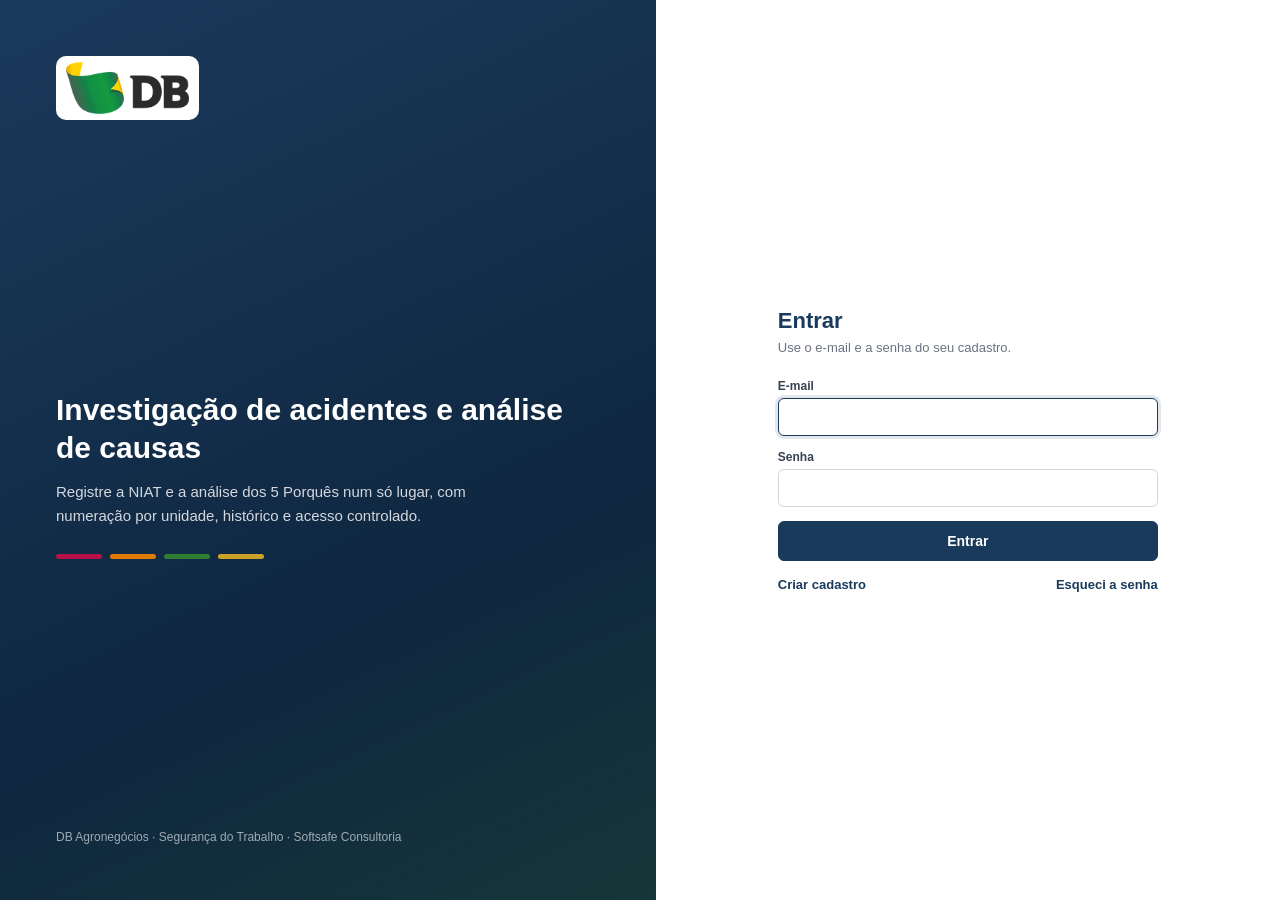
<file: index.html>
<!DOCTYPE html>
<html lang="pt-BR">
<head>
<meta charset="UTF-8">
<meta name="viewport" content="width=device-width, initial-scale=1.0">
<title>Sistema SST — DB Agronegócios</title>
<link rel="icon" href="img/favicon.png">
<link rel="stylesheet" href="css/app.css">
</head>
<body class="sst-app">

<div id="raiz"><div class="carregando"><div><div class="giro"></div>Carregando…</div></div></div>

<!-- ===================== TELA DE ACESSO ===================== -->
<template id="tpl-acesso">
  <div class="login-tela">
    <aside class="login-lado">
      <img src="img/logo-db.png" alt="DB Agronegócios">
      <div>
        <h2>Investigação de acidentes e análise de causas</h2>
        <p>Registre a NIAT e a análise dos 5 Porquês num só lugar, com numeração por unidade, histórico e acesso controlado.</p>
        <div class="faixa">
          <span style="background:#B71247"></span><span style="background:#E07B00"></span><span style="background:#2e7d32"></span><span style="background:#C9A227"></span>
        </div>
      </div>
      <div class="rodape">DB Agronegócios · Segurança do Trabalho · Softsafe Consultoria</div>
    </aside>
    <main class="login-form-lado">
      <div class="login-box" id="caixa"></div>
    </main>
  </div>
</template>

<template id="tpl-entrar">
  <h1>Entrar</h1>
  <p class="sub">Use o e-mail e a senha do seu cadastro.</p>
  <div id="msg"></div>
  <form id="f">
    <div class="campo"><label for="email">E-mail</label><input id="email" type="email" autocomplete="email" required></div>
    <div class="campo"><label for="senha">Senha</label><input id="senha" type="password" autocomplete="current-password" required></div>
    <button class="btn primario bloco" type="submit">Entrar</button>
  </form>
  <div class="links"><a data-ir="cadastro">Criar cadastro</a><a data-ir="esqueci">Esqueci a senha</a></div>
</template>

<template id="tpl-cadastro">
  <h1>Criar cadastro</h1>
  <p class="sub">Depois do cadastro, o Administrador precisa liberar o seu acesso.</p>
  <div id="msg"></div>
  <form id="f">
    <div class="campo"><label for="nome">Nome completo</label><input id="nome" type="text" autocomplete="name" required></div>
    <div class="campo"><label for="email">E-mail</label><input id="email" type="email" autocomplete="email" required></div>
    <div class="campo"><label for="senha">Senha (mínimo 6 caracteres)</label><input id="senha" type="password" minlength="6" autocomplete="new-password" required></div>
    <div class="campo"><label for="senha2">Repita a senha</label><input id="senha2" type="password" minlength="6" autocomplete="new-password" required></div>
    <button class="btn primario bloco" type="submit">Cadastrar</button>
  </form>
  <div class="links"><a data-ir="entrar"><i data-ic="arrow-left"></i> Já tenho cadastro</a></div>
</template>

<template id="tpl-esqueci">
  <h1>Recuperar senha</h1>
  <p class="sub">Vamos enviar um link para você criar uma senha nova.</p>
  <div id="msg"></div>
  <form id="f">
    <div class="campo"><label for="email">E-mail do cadastro</label><input id="email" type="email" autocomplete="email" required></div>
    <button class="btn primario bloco" type="submit">Enviar link</button>
  </form>
  <div class="links"><a data-ir="entrar"><i data-ic="arrow-left"></i> Voltar</a></div>
</template>

<template id="tpl-novasenha">
  <h1>Nova senha</h1>
  <p class="sub">Escolha a sua nova senha de acesso.</p>
  <div id="msg"></div>
  <form id="f">
    <div class="campo"><label for="senha">Nova senha</label><input id="senha" type="password" minlength="6" autocomplete="new-password" required></div>
    <div class="campo"><label for="senha2">Repita a nova senha</label><input id="senha2" type="password" minlength="6" autocomplete="new-password" required></div>
    <button class="btn primario bloco" type="submit">Salvar senha</button>
  </form>
</template>

<template id="tpl-espera">
  <div class="espera">
    <div class="icone" id="esp-ic"><i data-ic="hourglass" data-tam="44"></i></div>
    <h1 id="esp-tit">Cadastro aguardando aprovação</h1>
    <p class="sub" id="esp-txt">Seu cadastro foi recebido. Assim que o Administrador liberar o acesso, você já consegue entrar.</p>
    <button class="btn primario bloco" id="b-verificar" type="button">Verificar de novo</button>
    <div class="links" style="justify-content:center"><a id="b-sair">Sair</a></div>
  </div>
</template>

<!-- ===================== MENU INICIAL ===================== -->
<template id="tpl-menu">
  <header id="sst-appbar"></header>
  <main class="sst-main">
    <div class="saudacao">
      <h1 id="ola"></h1>
      <p>O que você vai registrar hoje?</p>
    </div>

    <div class="opcoes">
      <a class="sst-card opcao niat" href="niat.html">
        <div class="ic"><i data-ic="file-plus-2" data-tam="26"></i></div>
        <div>
          <div class="cod">FOR 005-001</div>
          <h3>Investigação de Acidente (NIAT)</h3>
          <p>Notificação de incidentes e acidentes: o que aconteceu, envolvidos, Diagrama de Ishikawa (6 Ms), causas e plano de ação.</p>
        </div>
        <span class="seta">Criar <i data-ic="arrow-right" data-tam="14"></i></span>
      </a>
      <a class="sst-card opcao pq" href="cincoporques.html">
        <div class="ic"><i data-ic="list-tree" data-tam="26"></i></div>
        <div>
          <div class="cod">FOR 005-002</div>
          <h3>Análise dos 5 Porquês</h3>
          <p>Aprofundamento das causas para acidentes graves ou de alto potencial, ligado ao número da NIAT.</p>
        </div>
        <span class="seta">Criar <i data-ic="arrow-right" data-tam="14"></i></span>
      </a>
    </div>

    <div class="secao-rotulo">Acompanhamento</div>
    <div class="numeros" id="numeros"></div>

    <div class="secao-rotulo">Atalhos</div>
    <div class="atalhos" id="atalhos">
      <a class="sst-card atalho" href="relatorios.html"><span class="ic"><i data-ic="folder-open" data-tam="22"></i></span><div><b>Lista de relatórios</b><span>Pesquisar, abrir e imprimir</span></div></a>
      <a class="sst-card atalho" href="painel.html"><span class="ic"><i data-ic="layout-dashboard" data-tam="22"></i></span><div><b>Painel de acompanhamento</b><span>Ações, prazos e situação por técnico</span></div></a>
      <a class="sst-card atalho" href="relatorio-geral.html"><span class="ic"><i data-ic="file-text" data-tam="22"></i></span><div><b>Relatório geral</b><span>Todas as investigações e suas ações</span></div></a>
      <a class="sst-card atalho" href="relatorios.html?situacao=investigacao"><span class="ic"><i data-ic="square-pen" data-tam="22"></i></span><div><b>Em investigação</b><span>Relatórios que ainda estão sendo investigados</span></div></a>
    </div>

    <div class="secao-rotulo">Últimos relatórios</div>
    <div class="sst-card tabela-wrap" id="recentes"></div>
  </main>
</template>

<script src="js/vendor/supabase.js"></script>
<script src="js/icones.js"></script>
<script src="js/config.js"></script>
<script src="js/app.js"></script>
<script>
const { sb, esc, toast, traduzErro } = SST;
const raiz = document.getElementById('raiz');
let modoRecuperacao = /type=recovery/.test(location.hash);

// ── Tela de acesso ───────────────────────────────────────────────
function mostrarAcesso(tela, aviso) {
  if (!document.getElementById('caixa')) raiz.innerHTML = document.getElementById('tpl-acesso').innerHTML;
  const caixa = document.getElementById('caixa');
  caixa.innerHTML = document.getElementById('tpl-' + tela).innerHTML;
  caixa.querySelectorAll('[data-ir]').forEach(a => a.onclick = () => mostrarAcesso(a.dataset.ir));
  if (aviso) msg(aviso.texto, aviso.tipo);
  const f = caixa.querySelector('#f');
  if (f) f.onsubmit = e => { e.preventDefault(); acoes[tela](f); };
  const primeiro = caixa.querySelector('input'); if (primeiro) primeiro.focus();
}
function msg(texto, tipo = 'erro') {
  const m = document.getElementById('msg');
  if (m) m.innerHTML = texto ? `<div class="alerta ${tipo}">${esc(texto)}</div>` : '';
}
async function ocupado(f, fn) {
  const b = f.querySelector('button[type=submit]'); const t = b.textContent;
  b.disabled = true; b.textContent = 'Aguarde…';
  try { await fn(); } catch (e) { msg(traduzErro(e)); } finally { b.disabled = false; b.textContent = t; }
}
const v = id => document.getElementById(id).value.trim();

const acoes = {
  entrar: f => ocupado(f, async () => {
    const { error } = await sb.auth.signInWithPassword({ email: v('email'), password: document.getElementById('senha').value });
    if (error) throw error;
    await iniciar();
  }),
  cadastro: f => ocupado(f, async () => {
    const s1 = document.getElementById('senha').value, s2 = document.getElementById('senha2').value;
    if (s1 !== s2) return msg('As senhas não são iguais.');
    if (v('nome').split(/\s+/).length < 2) return msg('Informe nome e sobrenome.');
    const { data, error } = await sb.auth.signUp({
      email: v('email'), password: s1,
      options: { data: { nome: v('nome') }, emailRedirectTo: location.origin + location.pathname }
    });
    if (error) throw error;
    if (data.session) return iniciar();
    mostrarAcesso('entrar', { tipo: 'ok', texto: 'Cadastro feito! Confirme o e-mail pelo link que enviamos. Depois, aguarde o Administrador liberar o acesso.' });
  }),
  esqueci: f => ocupado(f, async () => {
    const { error } = await sb.auth.resetPasswordForEmail(v('email'), { redirectTo: location.origin + location.pathname });
    if (error) throw error;
    msg('Se o e-mail estiver cadastrado, o link chega em alguns minutos. Confira também a caixa de spam.', 'ok');
  }),
  novasenha: f => ocupado(f, async () => {
    const s1 = document.getElementById('senha').value, s2 = document.getElementById('senha2').value;
    if (s1 !== s2) return msg('As senhas não são iguais.');
    const { error } = await sb.auth.updateUser({ password: s1 });
    if (error) throw error;
    modoRecuperacao = false;
    history.replaceState(null, '', location.pathname);
    toast('Senha alterada.', 'ok');
    await iniciar();
  })
};

function mostrarEspera(perfil) {
  mostrarAcesso('espera');
  if (perfil.situacao === 'bloqueado') {
    document.getElementById('esp-ic').innerHTML = SST.ic('lock', 44);
    document.getElementById('esp-tit').textContent = 'Acesso bloqueado';
    document.getElementById('esp-txt').textContent = 'Seu acesso está bloqueado. Fale com o Administrador do sistema.';
  }
  document.getElementById('b-verificar').onclick = iniciar;
  document.getElementById('b-sair').onclick = SST.sair;
}

// ── Menu inicial ─────────────────────────────────────────────────
async function mostrarMenu(perfil) {
  raiz.innerHTML = document.getElementById('tpl-menu').innerHTML;
  document.getElementById('ola').textContent = `Olá, ${SST.primeiroNome(perfil.nome) || 'bem-vindo(a)'}!`;
  await SST.barra(perfil, 'inicio');

  if (perfil.papel === 'admin') {
    document.getElementById('atalhos').insertAdjacentHTML('beforeend',
      `<a class="sst-card atalho" href="usuarios.html"><span class="ic"><i data-ic="users" data-tam="22"></i></span><div><b>Usuários</b><span id="pend-txt">Aprovar e gerenciar acessos</span></div></a>
       <a class="sst-card atalho" href="configuracoes.html"><span class="ic"><i data-ic="settings" data-tam="22"></i></span><div><b>Configurações</b><span>Listas da NIAT e do Ishikawa</span></div></a>
       <a class="sst-card atalho" href="historico.html"><span class="ic"><i data-ic="history" data-tam="22"></i></span><div><b>Histórico de alterações</b><span>Quem alterou o quê e quando</span></div></a>`);
    const { count } = await sb.from('perfis').select('id', { count: 'exact', head: true }).eq('situacao', 'pendente');
    if (count) document.getElementById('pend-txt').innerHTML = `<b style="color:#8a6510;display:inline">${count} aguardando aprovação</b>`;
  }

  const { data, error } = await sb.from('lista_relatorios')
    .select('id,tipo,numero,unidade_nome,classificacao,data_ocorrencia,envolvido,situacao,atualizado_em,autor,ano')
    .order('atualizado_em', { ascending: false }).limit(1000);
  if (error) { toast(traduzErro(error), 'erro'); return; }

  const ano = new Date().getFullYear();
  const doAno = data.filter(r => r.ano === ano);
  const n = (f) => doAno.filter(f).length;
  document.getElementById('numeros').innerHTML = [
    [n(r => r.tipo === 'niat'), `NIATs em ${ano}`],
    [n(r => r.tipo === '5pq'), `5 Porquês em ${ano}`],
    [n(r => r.classificacao === 'grave'), `Acidentes graves em ${ano}`],
    [data.filter(r => r.situacao === 'investigacao').length, 'Em investigação']
  ].map(([val, rot]) => `<div class="sst-card numero-card"><div class="v">${val}</div><div class="r">${esc(rot)}</div></div>`).join('');

  const rec = data.slice(0, 6);
  const box = document.getElementById('recentes');
  if (!rec.length) {
    box.innerHTML = `<div class="vazio"><div class="ic"><i data-ic="inbox" data-tam="40"></i></div>Nenhum relatório ainda. Comece criando uma NIAT.</div>`;
    return;
  }
  box.innerHTML = `<table class="tabela"><thead><tr><th>Nº</th><th>Tipo</th><th>Unidade</th><th>Envolvido</th><th>Classificação</th><th>Situação</th><th>Atualizado</th></tr></thead><tbody>
    ${rec.map(r => `<tr data-id="${r.id}" data-tipo="${r.tipo}">
      <td class="num">${esc(r.numero)}</td>
      <td><span class="etiqueta ${r.tipo === 'niat' ? 'niat' : 'pq'}">${SST.TIPOS[r.tipo].curto}</span></td>
      <td>${esc(r.unidade_nome)}</td>
      <td>${esc(r.envolvido) || '<span class="sub">—</span>'}</td>
      <td>${r.classificacao ? `<span class="etiqueta ${r.classificacao}">${SST.CLASSIF[r.classificacao].curto}</span>` : '—'}</td>
      <td>${SST.etiquetaEtapa(r.situacao)}</td>
      <td>${SST.dataHoraBR(r.atualizado_em)}</td></tr>`).join('')}
    </tbody></table>`;
  box.querySelectorAll('tr[data-id]').forEach(tr =>
    tr.onclick = () => location.href = `${SST.TIPOS[tr.dataset.tipo].pagina}?id=${tr.dataset.id}`);
}

// ── Retorno dos links de e-mail (confirmação / troca de senha) ───
function avisoDoLink() {
  const h = new URLSearchParams(location.hash.replace(/^#/, ''));
  const q = new URLSearchParams(location.search);
  const codigo = h.get('error_code') || q.get('error_code');
  if (!codigo && !h.get('error') && !q.get('error')) return null;
  history.replaceState(null, '', location.pathname);
  if (codigo === 'otp_expired')
    return { tipo: 'info', texto: 'Este link já foi usado ou venceu. Se você já confirmou o e-mail, é só entrar com seu e-mail e senha.' };
  return { tipo: 'erro', texto: 'Não foi possível validar o link do e-mail. Tente entrar com seu e-mail e senha.' };
}
const emailConfirmado = /type=(signup|email)/.test(location.hash);
const avisoInicial = avisoDoLink();

// ── Início ───────────────────────────────────────────────────────
async function iniciar() {
  if (avisoInicial && !(await SST.sessao())) return mostrarAcesso('entrar', avisoInicial);
  const s = await SST.sessao();
  if (modoRecuperacao && s) return mostrarAcesso('novasenha');
  if (!s) return mostrarAcesso('entrar');
  let perfil;
  try { perfil = await SST.perfilAtual(); } catch (e) { return mostrarAcesso('entrar', { texto: traduzErro(e) }); }
  if (!perfil) return mostrarAcesso('entrar', { texto: 'Perfil não encontrado. Fale com o Administrador.' });
  if (perfil.situacao !== 'ativo') return mostrarEspera(perfil);
  if (perfil.papel === 'admin' && !SST.param('menu')) return location.replace('painel.html');
  return mostrarMenu(perfil);
}

if (emailConfirmado) setTimeout(() => toast('E-mail confirmado.', 'ok'), 600);
sb.auth.onAuthStateChange(evento => {
  if (evento === 'PASSWORD_RECOVERY') { modoRecuperacao = true; mostrarAcesso('novasenha'); }
});
iniciar();
</script>
</body>
</html>
</file>
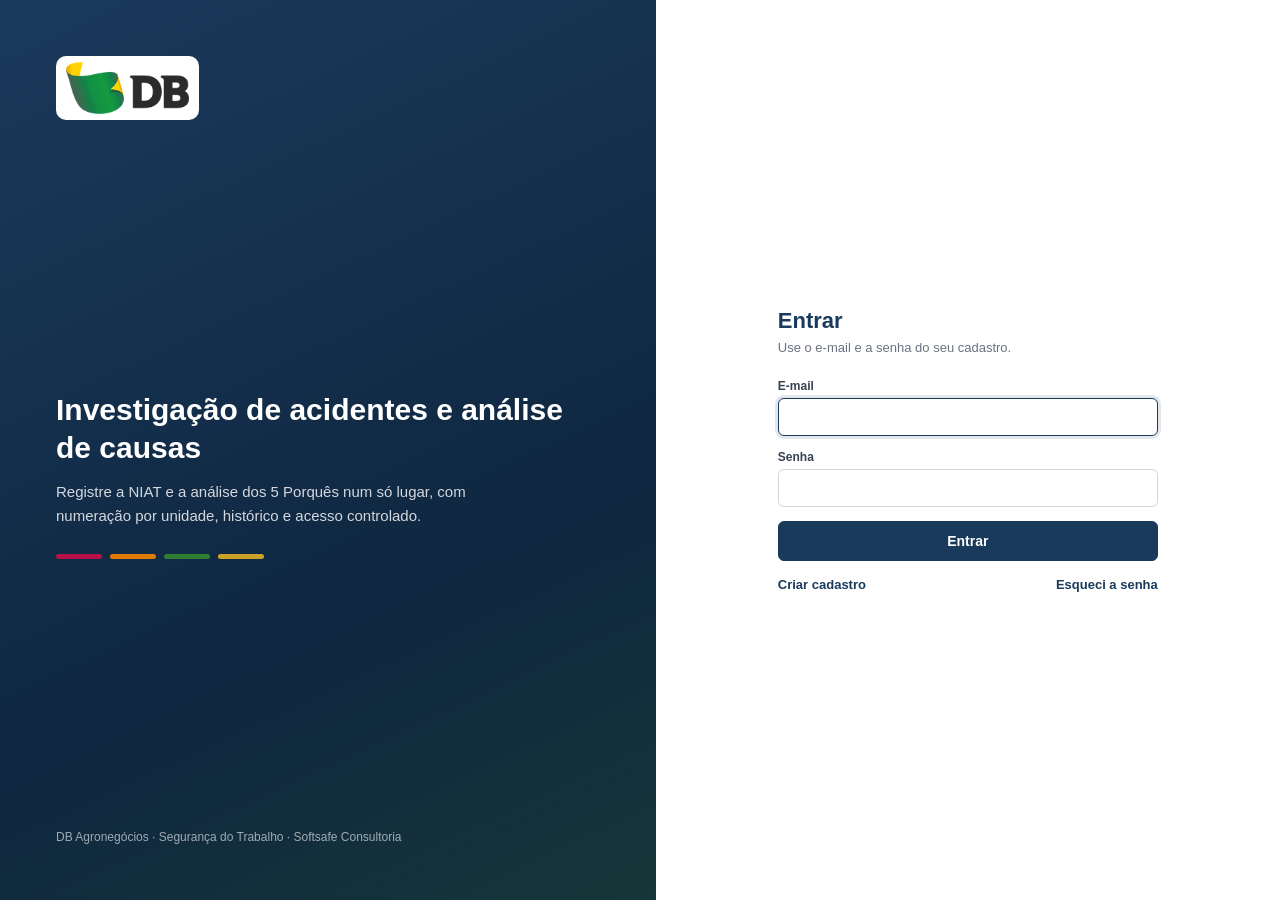
<file: cincoporques.html>
<!DOCTYPE html>
<html lang="pt-BR">
<head>
<meta charset="UTF-8">
<meta name="viewport" content="width=device-width, initial-scale=1.0">
<title>Análise dos 5 Porquês</title>
<link rel="icon" href="img/favicon.png">
<link rel="stylesheet" href="css/app.css">
<style>
* { box-sizing: border-box; margin: 0; padding: 0; }
body { font-family: Arial, sans-serif; background: #e8e8e8; color: #1a1a1a; padding: 20px; font-size: 13px; }

/* TOOLBAR */
.toolbar { max-width: 1200px; margin: 0 auto 14px; display: flex; gap: 10px; flex-wrap: wrap; align-items: center; }
.toolbar button, .toolbar label, .toolbar select {
  font-family: Arial, sans-serif; font-size: 12px; padding: 7px 14px;
  border-radius: 5px; border: 1px solid #bbb; cursor: pointer; background: #fff;
}
.toolbar button.primary { background: #1a3a5c; color: #fff; border-color: #1a3a5c; font-weight: bold; }
.toolbar button:hover { opacity: 0.85; }
.toolbar label { background: #f5f5f5; font-weight: bold; pointer-events: none; }

/* PAGE */
.page { background: #fff; max-width: 1200px; margin: 0 auto; box-shadow: 0 4px 24px rgba(0,0,0,0.14); border-top: 5px solid #1a3a5c; }

/* HEADER */
.header { background: #fff; border-bottom: 2px solid #e0e0e0; padding: 14px 28px; display: flex; align-items: center; justify-content: space-between; gap: 16px; }
.header img.logo { height: 56px; width: auto; object-fit: contain; flex-shrink: 0; }
.header-center { text-align: center; flex: 1; }
.header-center .doc-title { font-size: 16px; font-weight: 900; letter-spacing: 1px; text-transform: uppercase; color: #1a3a5c; }
.header-center .doc-code { font-size: 10px; color: #888; margin-top: 3px; }
.header-meta { font-size: 11px; color: #555; text-align: right; line-height: 2.2; }
.editable-inline { outline: none; border-bottom: 1px solid #ccc; min-width: 80px; display: inline-block; font-size: 11px; }
.editable-inline:focus { border-bottom-color: #1a3a5c; }

/* SEVERITY BAND */
.severity-band { padding: 9px 28px; font-size: 12px; font-weight: 900; letter-spacing: 1px; text-transform: uppercase; text-align: center; background: #B71247; color: #fff; cursor: pointer; user-select: none; }
.severity-band.leve { background: #E07B00; }
.severity-band.incidente { background: #2e7d32; }
.sev-hint { font-size: 9px; font-weight: normal; opacity: 0.75; margin-left: 8px; text-transform: none; }

/* SECTION */
.section { padding: 16px 28px; border-bottom: 1px solid #e8e8e8; }
.section-title { font-size: 11px; font-weight: 700; text-transform: uppercase; letter-spacing: 1px; color: #1a3a5c; margin-bottom: 12px; padding-bottom: 5px; border-bottom: 2px solid #1a3a5c; }

/* ID GRID */
.id-grid { display: grid; grid-template-columns: repeat(4, 1fr); gap: 10px; }
.id-field label { display: block; font-size: 9px; font-weight: 700; text-transform: uppercase; color: #999; margin-bottom: 4px; }
.id-field .val { background: #f5f5f5; border-radius: 4px; padding: 6px 9px; min-height: 28px; font-size: 12px; outline: none; border: 1px solid transparent; width: 100%; font-family: Arial, sans-serif; }
.id-field .val:focus { border-color: #1a3a5c; background: #eef3f8; }

/* FENÔMENO */
.fenomeno-box { background: #f0f4f8; border-left: 5px solid #1a3a5c; border-top: none; border-right: none; border-bottom: none; padding: 10px 14px; font-size: 13px; line-height: 1.6; min-height: 52px; outline: none; border-radius: 0 4px 4px 0; width: 100%; resize: vertical; font-family: Arial, sans-serif; color: #1a1a1a; }
.fenomeno-box:focus { background: #e8eef5; }
.fenomeno-box::placeholder { color: #aaa; font-style: italic; }

/* PROBLEMA ÚNICO */
.problema-section { padding: 14px 28px 16px; border-bottom: 1px solid #e8e8e8; }
.problema-label { font-size: 9px; font-weight: 700; text-transform: uppercase; color: #999; margin-bottom: 4px; }
.problema-box { background: #eef3f8; border-top: 1.5px solid #c5cfe0; border-right: 1.5px solid #c5cfe0; border-bottom: 1.5px solid #c5cfe0; border-left: 5px solid #1a3a5c; padding: 10px 14px; font-size: 13px; font-weight: bold; color: #1a3a5c; line-height: 1.6; min-height: 44px; outline: none; border-radius: 0 4px 4px 0; width: 100%; resize: vertical; font-family: Arial, sans-serif; }
.problema-box:focus { background: #e0eaf5; }
.problema-box::placeholder { color: #9aafc7; font-weight: normal; font-style: italic; }

/* ══════════════════════════════════
   SEÇÃO 3 — ANÁLISE DOS 5 PORQUÊS
══════════════════════════════════ */
.analise-section { padding: 16px 28px 24px; }

/* Bloco de cadeia */
.cadeia-bloco {
  background: #f4f4f4;
  border: 1px solid #d8d8d8;
  border-radius: 8px;
  margin-bottom: 16px;
  overflow: visible;
}

/* Cabeçalho da cadeia */
.cadeia-head {
  display: flex;
  align-items: center;
  justify-content: space-between;
  padding: 10px 14px 8px;
}
.cadeia-titulo {
  font-size: 13px;
  font-weight: 700;
  color: #333;
}
.cadeia-head-btns { display: flex; gap: 8px; }

.btn-cadeia {
  font-family: Arial, sans-serif;
  font-size: 11px;
  font-weight: bold;
  padding: 4px 12px;
  border-radius: 5px;
  cursor: pointer;
  border: 1.5px solid;
  white-space: nowrap;
}
.btn-add-l { background: #fff; color: #2e7d32; border-color: #2e7d32; }
.btn-add-l:hover { background: #f0fbf0; }
.btn-del-l { background: #fff; color: #c0392b; border-color: #c0392b; }
.btn-del-l:hover { background: #fff0ee; }
.btn-del-cadeia { background: #fff; color: #7b1010; border-color: #7b1010; }
.btn-del-cadeia:hover { background: #fff5f5; }

/* Grade de colunas */
.grade-wrap { padding: 0 10px 10px; }

/* Linha de cabeçalhos das colunas */
.col-headers {
  display: flex;
  gap: 4px;
  margin-bottom: 4px;
  padding: 0 24px 0 0; /* espaço p/ botão X */
}
.col-head {
  border-radius: 5px;
  padding: 6px 4px;
  font-size: 10px;
  font-weight: 700;
  text-align: center;
  color: #fff;
  flex-shrink: 0;
}
/* larguras fixas — devem espelhar as células abaixo */
.col-head.w-prob  { width: 90px;  background: #1a3a5c; }
.col-head.w-pq    { flex: 1;      background: #2e7d32; }
.col-head.w-acao  { width: 130px; background: #b8870a; }
.col-head.w-resp  { width: 100px; background: #8a6510; }
.col-head.w-prazo { width: 80px;  background: #6a4e0e; }
.num-input { font-family: Arial, sans-serif; font-weight: bold; color: #1a3a5c; border: none; border-bottom: 1px solid #bbb; background: transparent; outline: none; width: 150px; font-size: 11px; text-transform: uppercase; padding: 1px 0; }
.num-input:focus { border-bottom-color: #1a3a5c; }
.num-input::placeholder { text-transform: none; font-weight: normal; color: #999; }
@media print { .num-input::placeholder { color: transparent; } }
.col-head.w-status { width: 124px; background: #4a4a4a; }

/* Linha de dados */
.grade-linha {
  display: flex;
  align-items: stretch;
  gap: 4px;
  margin-bottom: 4px;
  position: relative;
  padding-right: 24px; /* espaço para o X */
}

/* Célula editável */
.mcell {
  border: 1.5px solid #d8d8d8;
  border-radius: 5px;
  padding: 6px 7px;
  min-height: 52px;
  font-size: 12px;
  line-height: 1.45;
  outline: none;
  font-family: Arial, sans-serif;
  color: #1a1a1a;
  background: #fff;
  word-break: break-word;
  flex-shrink: 0;
  resize: none;
}
.mcell:focus { border-color: #1a3a5c; background: #f5f8fc; }

/* Larguras das células — espelham os col-heads */
.mcell.w-prob  { width: 90px;  background: #e8ecf2; color: #1a3a5c; border-color: #c0cad8; }
.mcell.w-pq    { flex: 1; }
.mcell.w-acao  { width: 130px; }
.mcell.w-resp  { width: 100px; }
.mcell.w-prazo { width: 80px;  }
.mcell.w-status { width: 124px; padding: 4px; display: flex; flex-direction: column; justify-content: center; gap: 2px; }
.mcell.w-status select { width: 100%; border: none; background: transparent; font-size: 11px; font-family: Arial, sans-serif; outline: none; cursor: pointer; }
.mcell.w-status .concl { font-size: 9px; color: #2e7d32; }
.grade-linha.st-concluida .mcell.w-status { background: #f1f9f1; border-color: #c8e6c9; }
.grade-linha.st-atrasada .mcell.w-prazo { color: #d03b3b; font-weight: bold; border-color: #f2b8b8; }
.grade-linha.st-cancelada .mcell.w-acao { text-decoration: line-through; color: #8a8f96; }

/* Célula oculta (problema em linhas extras — não renderizada) */

/* Botão X da linha */
.btn-x-linha {
  position: absolute;
  right: 2px;
  top: 50%;
  transform: translateY(-50%);
  background: none;
  border: none;
  color: #c0392b;
  font-size: 12px;
  font-weight: bold;
  cursor: pointer;
  padding: 2px 4px;
  opacity: 0;
  transition: opacity 0.15s;
  font-family: Arial, sans-serif;
  line-height: 1;
}
.grade-linha:hover .btn-x-linha { opacity: 1; }

/* Botão nova cadeia */
.btn-nova-cadeia {
  margin-top: 4px;
  background: #1a3a5c;
  color: #fff;
  border: none;
  padding: 9px 22px;
  border-radius: 6px;
  font-size: 12px;
  font-weight: bold;
  cursor: pointer;
  font-family: Arial, sans-serif;
}
.btn-nova-cadeia:hover { background: #142e4e; }

/* RODAPÉ */
.footer { background: #4a4a4a; color: rgba(255,255,255,0.9); padding: 16px 28px; display: flex; justify-content: space-between; align-items: center; gap: 16px; }
.footer-field { display: flex; flex-direction: column; gap: 5px; flex: 1; }
.footer-field label { font-size: 9px; text-transform: uppercase; color: rgba(255,255,255,0.55); letter-spacing: 0.5px; }
.footer-field .fval { color: #fff; font-weight: bold; background: rgba(255,255,255,0.08); border: none; border-bottom: 1.5px solid rgba(255,255,255,0.35); outline: none; font-family: Arial, sans-serif; font-size: 13px; padding: 4px 6px; border-radius: 2px 2px 0 0; min-width: 160px; }
.footer-field .fval:focus { background: rgba(255,255,255,0.15); border-bottom-color: #C9A227; }
.footer-field .fval::placeholder { color: rgba(255,255,255,0.3); font-weight: normal; font-style: italic; }

@media print {
    input::placeholder, textarea::placeholder { color: transparent !important; }
    select { appearance: none; -webkit-appearance: none; }
  body { background: #fff; padding: 0; }
  .toolbar, .cadeia-head-btns, .btn-nova-cadeia, .btn-x-linha { display: none !important; }
  .page { box-shadow: none; }
  .mcell { -webkit-print-color-adjust: exact; print-color-adjust: exact; }
  .cadeia-bloco { break-inside: avoid; }
}

/* ── SISTEMA: barra de ações ── */
body { padding: 0; }
#conteudo { padding: 0 20px 40px; }
.toolbar { position: sticky; top: 56px; z-index: 40; background: #e8e8e8; padding: 8px 0; margin-bottom: 6px; }
.toolbar button, .toolbar select { padding: 7px 10px !important; }
  .toolbar #sev-select { max-width: 175px; }
  .toolbar #situacao { max-width: 190px; }
  .toolbar #motivo-wrap { order: 50; flex-basis: 100%; display: flex; align-items: center; gap: 8px; font-family: Arial, sans-serif; font-size: 11px; font-weight: bold; color: #8a6510; text-transform: uppercase; letter-spacing: .4px; }
  .toolbar #motivo-wrap[hidden] { display: none; }
  .toolbar #situacao-obs { flex: 1; max-width: 640px; font-family: Arial, sans-serif; font-size: 12.5px; padding: 7px 10px; border: 1px solid #e0c46c; border-radius: 4px; background: #fffbea; text-transform: none; letter-spacing: 0; font-weight: normal; color: #1a1a1a; outline: none; }
  .toolbar #situacao-obs:focus { border-color: #c9a227; }
  .toolbar .estado { order: 60; }
  .toolbar #responsavel { max-width: 170px; }
  .toolbar .estado { flex-basis: 100%; text-align: right; margin: -4px 0 0; font-size: 11px; }
  .toolbar .num-doc { font-family: Consolas, "Courier New", monospace; font-weight: bold; font-size: 14px; color: #1a3a5c; padding: 0 6px; }
.toolbar .num-doc.novo { font-family: Arial, sans-serif; font-weight: normal; font-size: 12px; color: #777; }
.toolbar .estado { font-size: 12px; color: #777; margin-left: auto; }
.toolbar .estado.sujo { color: #E07B00; font-weight: bold; }
.toolbar button:disabled { opacity: .5; cursor: not-allowed; }
.id-field select.val:disabled { color: #1a1a1a; opacity: 1; background: #eceff3; cursor: not-allowed; }
@media print { .toolbar { display: none !important; } }

  .toolbar button { display: inline-flex; align-items: center; gap: 6px; white-space: nowrap; line-height: 1.2; }
  .toolbar button svg.ic { width: 15px; height: 15px; }
  .toolbar select { white-space: nowrap; }
  .severity-band svg.ic { width: 16px; height: 16px; vertical-align: -3px; margin-right: 2px; }
  .w-label { display: inline-flex; align-items: center; justify-content: center; gap: 5px; }
  .w-label svg.ic { width: 12px; height: 12px; }
  .ishi-m-header { display: flex; align-items: center; gap: 7px; }
  .ishi-m-header svg.ic { width: 15px; height: 15px; opacity: .9; }
  #ishi-editar { display: inline-flex; align-items: center; gap: 4px; }
  #ishi-editar svg.ic { width: 12px; height: 12px; }
  .btn-foto svg.ic { width: 15px; height: 15px; }

  @media (max-width: 1240px) {
    .toolbar #sev-select { max-width: 150px; }
    .toolbar #situacao { max-width: 160px; }
    .toolbar #responsavel { max-width: 150px; }
    .toolbar button[onclick="window.print()"] span { display: none; }
  }
</style>
</head>
<body>
<header id="sst-appbar"></header>
<div id="carregando" class="carregando"><div><div class="giro"></div>Carregando…</div></div>

<div id="conteudo" hidden>
<div class="toolbar">
  <span class="num-doc novo" id="num-doc">Novo relatório</span>
  <select id="sev-select" onchange="setSeverity(this.value)" title="Classificação">
    <option value="grave">Acidente Grave</option>
    <option value="leve">Acidente Leve</option>
    <option value="incidente">Incidente / Quase Acidente</option>
  </select>
  <select id="situacao" title="Etapa em que o relatório está"></select>
  <label id="motivo-wrap" hidden>Motivo<input id="situacao-obs" type="text" maxlength="200" placeholder="Motivo (ex.: aguardando laudo médico)" title="Motivo da pausa ou do cancelamento"></label>
  <select id="responsavel" hidden title="Responsável: quem vai ver e editar este relatório"></select>
  <button class="primary" id="b-salvar" type="button"><i data-ic="save"></i><span>Salvar</span></button>
  <button type="button" onclick="window.print()" title="Imprimir ou salvar como PDF"><i data-ic="printer"></i><span>Imprimir</span></button>
  <button type="button" id="b-hist" hidden title="Histórico de alterações deste relatório" aria-label="Histórico"><i data-ic="history"></i></button>
  <button type="button" id="b-niat" hidden><i data-ic="file-text"></i><span>Abrir NIAT</span></button>
  <span class="estado" id="estado"></span>
</div>

<div class="page" id="form">

  <!-- HEADER -->
  <div class="header">
    <img class="logo" src="img/logo-db.png" alt="DB Agronegócios">
    <div class="header-center">
      <div class="doc-title">Análise dos 5 Porquês</div>
      <div class="doc-code">FOR 005-002 &nbsp;·&nbsp; DB Agronegócios &nbsp;·&nbsp; Segurança do Trabalho</div>
    </div>
    <div class="header-meta">
      <div><span style="color:#999;font-size:9px;text-transform:uppercase">Nº&nbsp;</span><input class="editable-inline num-input" id="numero-cab" maxlength="40" placeholder="automático" autocomplete="off" title="Pode digitar o número (ex.: 5PQ-FSF-028/2026). Se seguir esse padrão, a numeração da unidade continua a partir dele. Deixe em branco para numerar automaticamente."></div>
      <div id="pai-cab" hidden><span style="color:#999;font-size:9px;text-transform:uppercase">Relatório pai&nbsp;</span><b class="editable-inline" style="color:#1a3a5c;border-bottom:none"></b></div>
      <div><span style="color:#999;font-size:9px;text-transform:uppercase">Data emissão&nbsp;</span><span class="editable-inline" id="data-emissao" data-f="data_emissao" contenteditable="true"></span></div>
    </div>
  </div>

  <!-- SEVERITY -->
  <div class="severity-band" id="sev-band" onclick="cycleSeverity()">
    <i data-ic="triangle-alert"></i> ACIDENTE GRAVE
    <span class="sev-hint">(clique para alternar)</span>
  </div>

  <!-- 1. IDENTIFICAÇÃO -->
  <div class="section">
    <div class="section-title">1. Identificação</div>
    <div class="id-grid" style="grid-template-columns: repeat(5, 1fr)">
      <div class="id-field"><label>NIAT de origem</label>
        <select class="val" id="niat-vinculo" title="NIAT que deu origem a esta análise"></select>
      </div>
      <div class="id-field"><label>Data da ocorrência</label><input type="text" class="val" id="data-ocorrencia" data-f="data_ocorrencia" placeholder="DD/MM/AAAA" maxlength="10" inputmode="numeric"></div>
      <div class="id-field"><label>Unidade</label>
        <select class="val" id="unidade" data-f="unidade"></select>
      </div>
      <div class="id-field"><label>Nome do envolvido</label><input type="text" class="val" data-f="envolvido"></div>
      <div class="id-field"><label>Função</label><input type="text" class="val" data-f="funcao"></div>
    </div>
  </div>

  <!-- 2. FENÔMENO -->
  <div class="section">
    <div class="section-title">2. Descrição da Ocorrência (Fenômeno)</div>
    <textarea class="fenomeno-box" data-f="fenomeno" placeholder="Descreva a ocorrência."></textarea>
  </div>

  <!-- CADEIAS -->
  <div class="analise-section" id="analise-section">
    <div class="section-title" style="margin: 0 0 14px">3. Análise dos 5 Porquês</div>
    <div id="cadeias-container"></div>
    <button class="btn-nova-cadeia" onclick="novaCadeia()">+ Nova cadeia</button>
  </div>

  <!-- RODAPÉ -->
  <div class="footer">
    <div class="footer-field"><label>Técnico de Segurança</label><input class="fval" type="text" data-f="tecnico" placeholder="Nome"></div>
    <div class="footer-field"><label>Gerente Local</label><input class="fval" type="text" data-f="gerente" placeholder="Nome"></div>
    <div class="footer-field"><label>Data de emissão</label><input class="fval" id="data-emissao-footer" data-f="data_emissao_rodape" type="text" placeholder="DD/MM/AAAA" maxlength="10" inputmode="numeric"></div>
  </div>

</div>
</div><!-- /conteudo -->

<script src="js/vendor/supabase.js"></script>
<script src="js/icones.js"></script>
<script src="js/config.js"></script>
<script src="js/app.js"></script>
<script src="js/form-5pq.js"></script>
</body>
</html>
</file>
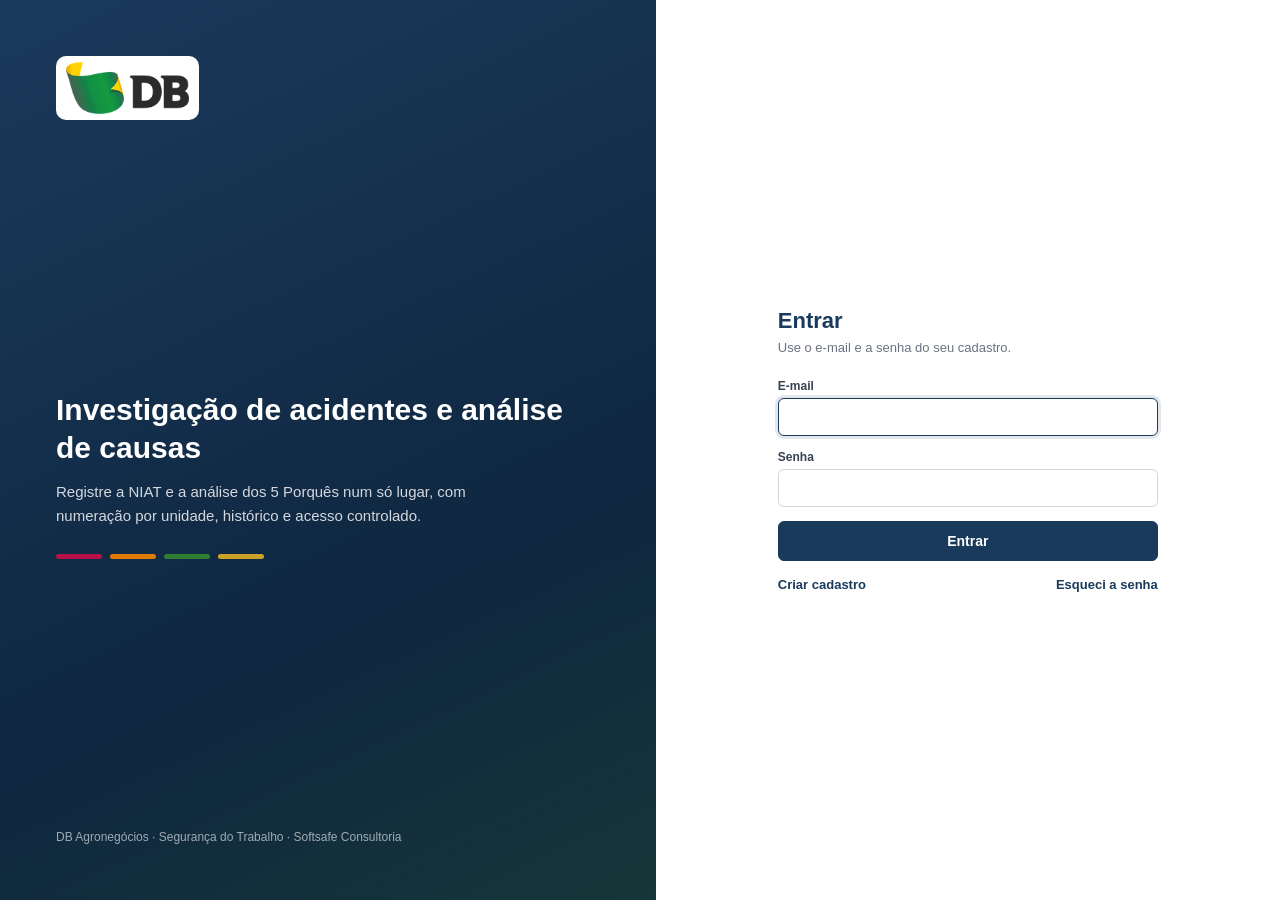
<file: configuracoes.html>
<!DOCTYPE html>
<html lang="pt-BR">
<head>
<meta charset="UTF-8">
<meta name="viewport" content="width=device-width, initial-scale=1.0">
<title>Configurações — Sistema SST</title>
<link rel="icon" href="img/favicon.png">
<link rel="stylesheet" href="css/app.css">
<style>
  .grupos { display: grid; grid-template-columns: 1fr 1fr; gap: 16px; }
  @media (max-width: 900px) { .grupos { grid-template-columns: 1fr; } }
  .grupo { overflow: hidden; display: flex; flex-direction: column; }
  .grupo-cab { background: var(--azul); color: #fff; display: flex; align-items: center; gap: 8px; padding: 8px 10px; }
  .grupo-cab input { background: rgba(255,255,255,.1); border: 1px solid transparent; color: #fff; font: inherit; border-radius: 5px; padding: 6px 8px; outline: none; }
  .grupo-cab input:hover { border-color: rgba(255,255,255,.25); }
  .grupo-cab input:focus { border-color: var(--dourado); background: rgba(255,255,255,.18); }
  .grupo-cab .ic-atual { display: inline-flex; width: 30px; height: 30px; align-items: center; justify-content: center; background: rgba(255,255,255,.12); border-radius: 6px; flex-shrink: 0; }
  .grupo-cab .ic-sel { background: rgba(255,255,255,.1); color: #fff; border: 1px solid transparent; border-radius: 5px; padding: 5px 4px; font: inherit; font-size: 11px; max-width: 98px; cursor: pointer; }
  .grupo-cab .ic-sel option { color: #1a1a1a; }
  .grupo-cab .ic-sel:hover { border-color: rgba(255,255,255,.3); }
  .grupo-cab .nome { flex: 1; font-weight: 700; text-transform: uppercase; letter-spacing: .4px; font-size: 13px; }
  .grupo-cab button, .item button {
    display: inline-flex; align-items: center; justify-content: center;
    background: none; border: 1px solid transparent; color: inherit; cursor: pointer; border-radius: 5px;
    padding: 4px 7px; font-size: 13px; line-height: 1; opacity: .75;
  }
  .grupo-cab button:hover { opacity: 1; border-color: rgba(255,255,255,.35); }
  .itens { padding: 8px 10px; display: flex; flex-direction: column; gap: 4px; flex: 1; }
  .item { display: flex; align-items: center; gap: 6px; }
  .item .marca { width: 14px; height: 14px; border: 1.5px solid #9aa5b1; border-radius: 3px; flex-shrink: 0; }
  .item input { flex: 1; font: inherit; font-size: 13px; border: 1px solid transparent; border-radius: 5px; padding: 6px 8px; outline: none; background: transparent; }
  .item input:hover { border-color: var(--borda); }
  .item input:focus { border-color: var(--azul); background: var(--azul-claro); }
  .item button { color: var(--cinza); }
  .item button:hover { opacity: 1; background: #f1f3f6; }
  .item button.rem:hover { color: var(--grave); background: #fff1f5; }
  .novo-item { display: flex; gap: 6px; padding: 8px 10px 12px; border-top: 1px dashed var(--borda); }
  .novo-item input { flex: 1; font: inherit; font-size: 13px; border: 1px solid #cfd5dd; border-radius: 6px; padding: 7px 9px; outline: none; }
  .novo-item input:focus { border-color: var(--azul); box-shadow: 0 0 0 3px rgba(26,58,92,.12); }
  .salvo { animation: pisca 1s ease-out; }
  @keyframes pisca { from { background: #e6f4e7; } to { background: transparent; } }
  .secao-cfg { margin: 28px 0 12px; }
  .secao-cfg h2 { margin: 0; font-size: 17px; color: var(--azul); }
  .secao-cfg p { margin: 3px 0 0; font-size: 12.5px; color: var(--cinza); }
  .grupo-cab .titulo-lista { flex: 1; font-weight: 700; text-transform: uppercase; letter-spacing: .4px; font-size: 13px; padding: 6px 4px; }
  .grupo-cab .qtd { font-size: 11px; opacity: .7; font-weight: normal; text-transform: none; letter-spacing: 0; margin-left: 6px; }
</style>
</head>
<body class="sst-app">
<header id="sst-appbar"></header>

<main class="sst-main">
  <div class="sst-titulo">
    <div>
      <h1>Configurações</h1>
      <p>Listas de opções que aparecem nos formulários. Só o Administrador tem acesso a esta tela.</p>
    </div>
  </div>

  <div class="alerta info">
    As alterações valem na hora para os relatórios novos e para os que forem abertos depois.
    Relatórios já salvos mantêm o que foi escolhido: se uma opção for removida ou renomeada, ela continua aparecendo naquele relatório.
    Para editar, clique no texto, altere e aperte <b>Enter</b> (ou clique fora). Toda alteração fica no Histórico.
  </div>

  <div class="secao-cfg">
    <h2>Listas da NIAT</h2>
    <p>Opções dos campos da seção 1 — Identificação da Ocorrência.</p>
  </div>
  <div class="grupos" id="listas"><div class="carregando" style="min-height:120px"><div><div class="giro"></div>Carregando…</div></div></div>

  <div class="secao-cfg" style="display:flex;justify-content:space-between;align-items:flex-end;gap:12px;flex-wrap:wrap">
    <div><h2>Diagrama de Ishikawa — lista de causas</h2>
    <p>Grupos (os "Ms") e itens que aparecem para marcar na NIAT.</p></div>
    <button class="btn primario" id="b-grupo" type="button"><i data-ic="plus"></i><span>Novo grupo</span></button>
  </div>
  <div class="grupos" id="grupos"><div class="carregando" style="min-height:200px"><div><div class="giro"></div>Carregando…</div></div></div>
</main>

<script src="js/vendor/supabase.js"></script>
<script src="js/icones.js"></script>
<script src="js/config.js"></script>
<script src="js/app.js"></script>
<script>
const { sb, esc, toast, traduzErro } = SST;
let grupos = [];
const ROT_IC = { 'hard-hat': 'Capacete', tractor: 'Trator', 'clipboard-list': 'Prancheta', package: 'Caixa', leaf: 'Folha', gauge: 'Medidor',
  wrench: 'Ferramenta', users: 'Pessoas', 'shield-check': 'Escudo', ruler: 'Régua', flag: 'Bandeira', cog: 'Engrenagem', 'circle-alert': 'Alerta', tag: 'Etiqueta' };
const $ = id => document.getElementById(id);

async function carregar() {
  grupos = await SST.catalogoIshikawa();
  desenhar();
}

function desenhar() {
  $('grupos').innerHTML = grupos.map((g, gi) => `
    <section class="sst-card grupo" data-g="${g.id}">
      <div class="grupo-cab">
        <span class="ic-atual">${SST.ic(SST.iconeGrupo(g), 18)}</span>
        <select class="ic-sel" data-campo="icone" title="Ícone do grupo">${SST.ICONES_GRUPO.map(n => `<option value="${n}" ${n === SST.iconeGrupo(g) ? 'selected' : ''}>${ROT_IC[n]}</option>`).join('')}</select>
        <input class="nome" value="${esc(g.nome)}" title="Nome do grupo" data-campo="nome">
        <button data-acao="g-sobe" title="Mover para antes" ${gi === 0 ? 'disabled style="opacity:.25"' : ''}>${SST.ic('chevron-up')}</button>
        <button data-acao="g-desce" title="Mover para depois" ${gi === grupos.length - 1 ? 'disabled style="opacity:.25"' : ''}>${SST.ic('chevron-down')}</button>
        <button data-acao="g-remove" title="Remover grupo">${SST.ic('trash-2')}</button>
      </div>
      <div class="itens">
        ${g.itens.map((it, ii) => `
          <div class="item" data-i="${it.id}">
            <span class="marca"></span>
            <input value="${esc(it.texto)}" title="Texto do item">
            <button data-acao="i-sobe" title="Subir" ${ii === 0 ? 'disabled style="opacity:.2"' : ''}>${SST.ic('chevron-up', 14)}</button>
            <button data-acao="i-desce" title="Descer" ${ii === g.itens.length - 1 ? 'disabled style="opacity:.2"' : ''}>${SST.ic('chevron-down', 14)}</button>
            <button data-acao="i-remove" class="rem" title="Remover item">${SST.ic('x', 14)}</button>
          </div>`).join('') || '<div class="sub" style="color:var(--cinza);font-size:12px;padding:6px">Nenhum item. Adicione abaixo.</div>'}
      </div>
      <div class="novo-item">
        <input placeholder="Novo item…" data-novo>
        <button class="btn pequeno" data-acao="i-novo">${SST.ic('plus', 14)}<span>Adicionar</span></button>
      </div>
    </section>`).join('') || '<div class="sst-card vazio">Nenhum grupo. Clique em "Novo grupo".</div>';
  ligar();
}

function ligar() {
  // edição do grupo
  document.querySelectorAll('.grupo-cab input.nome').forEach(inp => {
    const g = () => grupos.find(x => x.id === inp.closest('[data-g]').dataset.g);
    inp.onkeydown = e => { if (e.key === 'Enter') inp.blur(); if (e.key === 'Escape') { inp.value = g()[inp.dataset.campo]; inp.blur(); } };
    inp.onblur = async () => {
      const grupo = g(), campo = inp.dataset.campo, v = inp.value.trim();
      if (v === grupo[campo]) return;
      if (campo === 'nome' && !v) { inp.value = grupo.nome; return toast('O grupo precisa de um nome.', 'erro'); }
      const { error } = await sb.from('ishikawa_grupos').update({ [campo]: v }).eq('id', grupo.id);
      if (error) { inp.value = grupo[campo]; return toast(traduzErro(error), 'erro'); }
      grupo[campo] = v; inp.classList.add('salvo'); setTimeout(() => inp.classList.remove('salvo'), 1000);
    };
  });
  document.querySelectorAll('.grupo-cab .ic-sel').forEach(sel => sel.onchange = async () => {
    const g = grupos.find(x => x.id === sel.closest('[data-g]').dataset.g);
    const { error } = await sb.from('ishikawa_grupos').update({ icone: sel.value }).eq('id', g.id);
    if (error) { sel.value = SST.iconeGrupo(g); return toast(traduzErro(error), 'erro'); }
    g.icone = sel.value; sel.parentElement.querySelector('.ic-atual').innerHTML = SST.ic(sel.value, 18);
  });
  // edição do item
  document.querySelectorAll('.item input').forEach(inp => {
    const achar = () => { const g = grupos.find(x => x.id === inp.closest('[data-g]').dataset.g); return g.itens.find(x => x.id === inp.closest('[data-i]').dataset.i); };
    inp.onkeydown = e => { if (e.key === 'Enter') inp.blur(); if (e.key === 'Escape') { inp.value = achar().texto; inp.blur(); } };
    inp.onblur = async () => {
      const it = achar(), v = inp.value.trim();
      if (v === it.texto) return;
      if (!v) { inp.value = it.texto; return toast('Para apagar o item, use o botão de remover (x).', 'erro'); }
      const { error } = await sb.from('ishikawa_itens').update({ texto: v }).eq('id', it.id);
      if (error) { inp.value = it.texto; return toast(traduzErro(error), 'erro'); }
      it.texto = v; inp.classList.add('salvo'); setTimeout(() => inp.classList.remove('salvo'), 1000);
    };
  });
  // novo item com Enter
  document.querySelectorAll('[data-novo]').forEach(inp => inp.onkeydown = e => {
    if (e.key === 'Enter') inp.closest('.grupo').querySelector('[data-acao=i-novo]').click();
  });
  // botões
  document.querySelectorAll('[data-acao]').forEach(b => b.onclick = () => acao(b));
}

async function renumerar(tabela, lista) {
  const r = await Promise.all(lista.map((x, i) => sb.from(tabela).update({ ordem: (i + 1) * 10 }).eq('id', x.id)));
  const e = r.find(x => x.error); if (e) throw e.error;
  lista.forEach((x, i) => x.ordem = (i + 1) * 10);
}

async function acao(b) {
  const sec = b.closest('[data-g]');
  const g = sec && grupos.find(x => x.id === sec.dataset.g);
  const linha = b.closest('[data-i]');
  const it = linha && g.itens.find(x => x.id === linha.dataset.i);
  const mover = (lista, obj, d) => { const i = lista.indexOf(obj); [lista[i], lista[i + d]] = [lista[i + d], lista[i]]; };
  try {
    switch (b.dataset.acao) {
      case 'g-sobe': case 'g-desce':
        mover(grupos, g, b.dataset.acao === 'g-sobe' ? -1 : 1); await renumerar('ishikawa_grupos', grupos); break;
      case 'i-sobe': case 'i-desce':
        mover(g.itens, it, b.dataset.acao === 'i-sobe' ? -1 : 1); await renumerar('ishikawa_itens', g.itens); break;
      case 'i-remove': {
        if (!confirm(`Remover o item "${it.texto}" da lista?\n\nRelatórios antigos que já marcaram este item continuam com ele.`)) return;
        const { error } = await sb.from('ishikawa_itens').update({ ativo: false }).eq('id', it.id);
        if (error) throw error;
        g.itens = g.itens.filter(x => x !== it); toast('Item removido.', 'ok'); break;
      }
      case 'g-remove': {
        if (!confirm(`Remover o grupo "${g.nome}" e todos os ${g.itens.length} itens dele?\n\nRelatórios antigos continuam com o que foi marcado.`)) return;
        const { error } = await sb.from('ishikawa_grupos').update({ ativo: false }).eq('id', g.id);
        if (error) throw error;
        grupos = grupos.filter(x => x !== g); toast('Grupo removido.', 'ok'); break;
      }
      case 'i-novo': {
        const inp = sec.querySelector('[data-novo]'); const texto = inp.value.trim();
        if (!texto) { inp.focus(); return; }
        if (g.itens.some(x => x.texto.toLowerCase() === texto.toLowerCase())) return toast('Esse item já existe neste grupo.', 'erro');
        const ordem = (g.itens.length ? Math.max(...g.itens.map(x => x.ordem)) : 0) + 10;
        const { data, error } = await sb.from('ishikawa_itens').insert({ grupo_id: g.id, texto, ordem }).select().single();
        if (error) throw error;
        g.itens.push(data); desenhar();
        document.querySelector(`[data-g="${g.id}"] [data-novo]`).focus();
        return;
      }
    }
    desenhar();
  } catch (e) { toast(traduzErro(e), 'erro'); carregar(); }
}

$('b-grupo').onclick = async () => {
  const nome = prompt('Nome do novo grupo (ex.: Gestão, Comunicação):');
  if (!nome || !nome.trim()) return;
  const ordem = (grupos.length ? Math.max(...grupos.map(x => x.ordem)) : 0) + 10;
  const { data, error } = await sb.from('ishikawa_grupos').insert({ nome: nome.trim(), icone: 'tag', ordem }).select().single();
  if (error) return toast(traduzErro(error), 'erro');
  grupos.push({ ...data, itens: [] }); desenhar();
  document.querySelector(`[data-g="${data.id}"] [data-novo]`).focus();
  toast('Grupo criado. Agora adicione os itens.', 'ok');
};

// ── Listas da NIAT ────────────────────────────────────────────────
let listas = {};
async function carregarListas() {
  listas = await SST.opcoesListas();
  desenharListas();
}
function desenharListas() {
  $('listas').innerHTML = Object.entries(SST.LISTAS).map(([k, rot]) => {
    const itens = listas[k] || [];
    return `<section class="sst-card grupo" data-l="${k}">
      <div class="grupo-cab"><span class="titulo-lista">${esc(rot)}<span class="qtd">${itens.length} opções</span></span></div>
      <div class="itens">
        ${itens.map((it, ii) => `
          <div class="item" data-o="${it.id}">
            <span class="marca" style="border-radius:50%"></span>
            <input value="${esc(it.texto)}" title="Texto da opção">
            <button data-op="sobe" title="Subir" ${ii === 0 ? 'disabled style="opacity:.2"' : ''}>${SST.ic('chevron-up', 14)}</button>
            <button data-op="desce" title="Descer" ${ii === itens.length - 1 ? 'disabled style="opacity:.2"' : ''}>${SST.ic('chevron-down', 14)}</button>
            <button data-op="remove" class="rem" title="Remover opção">${SST.ic('x', 14)}</button>
          </div>`).join('') || '<div class="sub" style="color:var(--cinza);font-size:12px;padding:6px">Nenhuma opção. Adicione abaixo.</div>'}
      </div>
      <div class="novo-item">
        <input placeholder="Nova opção…" data-nova>
        <button class="btn pequeno" data-op="nova">${SST.ic('plus', 14)}<span>Adicionar</span></button>
      </div>
    </section>`;
  }).join('');

  $('listas').querySelectorAll('.item input').forEach(inp => {
    const achar = () => listas[inp.closest('[data-l]').dataset.l].find(x => x.id === inp.closest('[data-o]').dataset.o);
    inp.onkeydown = e => { if (e.key === 'Enter') inp.blur(); if (e.key === 'Escape') { inp.value = achar().texto; inp.blur(); } };
    inp.onblur = async () => {
      const it = achar(), v = inp.value.trim();
      if (v === it.texto) return;
      if (!v) { inp.value = it.texto; return toast('Para apagar a opção, use o botão de remover (x).', 'erro'); }
      const { error } = await sb.from('opcoes_lista').update({ texto: v }).eq('id', it.id);
      if (error) { inp.value = it.texto; return toast(traduzErro(error), 'erro'); }
      it.texto = v; inp.classList.add('salvo'); setTimeout(() => inp.classList.remove('salvo'), 1000);
    };
  });
  $('listas').querySelectorAll('[data-nova]').forEach(inp => inp.onkeydown = e => {
    if (e.key === 'Enter') inp.closest('.grupo').querySelector('[data-op=nova]').click();
  });
  $('listas').querySelectorAll('[data-op]').forEach(b => b.onclick = () => acaoLista(b));
}
async function acaoLista(b) {
  const k = b.closest('[data-l]').dataset.l;
  const itens = listas[k];
  const linha = b.closest('[data-o]');
  const it = linha && itens.find(x => x.id === linha.dataset.o);
  try {
    if (b.dataset.op === 'sobe' || b.dataset.op === 'desce') {
      const i = itens.indexOf(it), d = b.dataset.op === 'sobe' ? -1 : 1;
      [itens[i], itens[i + d]] = [itens[i + d], itens[i]];
      await renumerar('opcoes_lista', itens);
    } else if (b.dataset.op === 'remove') {
      if (!confirm(`Remover a opção "${it.texto}" da lista ${SST.LISTAS[k]}?\n\nRelatórios antigos que usaram essa opção continuam com ela.`)) return;
      const { error } = await sb.from('opcoes_lista').update({ ativo: false }).eq('id', it.id);
      if (error) throw error;
      listas[k] = itens.filter(x => x !== it); toast('Opção removida.', 'ok');
    } else if (b.dataset.op === 'nova') {
      const inp = b.closest('.grupo').querySelector('[data-nova]'); const texto = inp.value.trim();
      if (!texto) { inp.focus(); return; }
      if (itens.some(x => x.texto.toLowerCase() === texto.toLowerCase())) return toast('Essa opção já existe nesta lista.', 'erro');
      const ordem = (itens.length ? Math.max(...itens.map(x => x.ordem)) : 0) + 10;
      const { data, error } = await sb.from('opcoes_lista').insert({ lista: k, texto, ordem }).select().single();
      if (error) throw error;
      itens.push(data); desenharListas();
      document.querySelector(`[data-l="${k}"] [data-nova]`).focus();
      return;
    }
    desenharListas();
  } catch (e) { toast(traduzErro(e), 'erro'); carregarListas(); }
}

(async function () {
  let eu;
  try { eu = await SST.exigirLogin({ admin: true }); } catch (e) { return; }
  await SST.barra(eu, 'config');
  try { await Promise.all([carregarListas(), carregar()]); } catch (e) { toast(traduzErro(e), 'erro'); }
})();
</script>
</body>
</html>
</file>
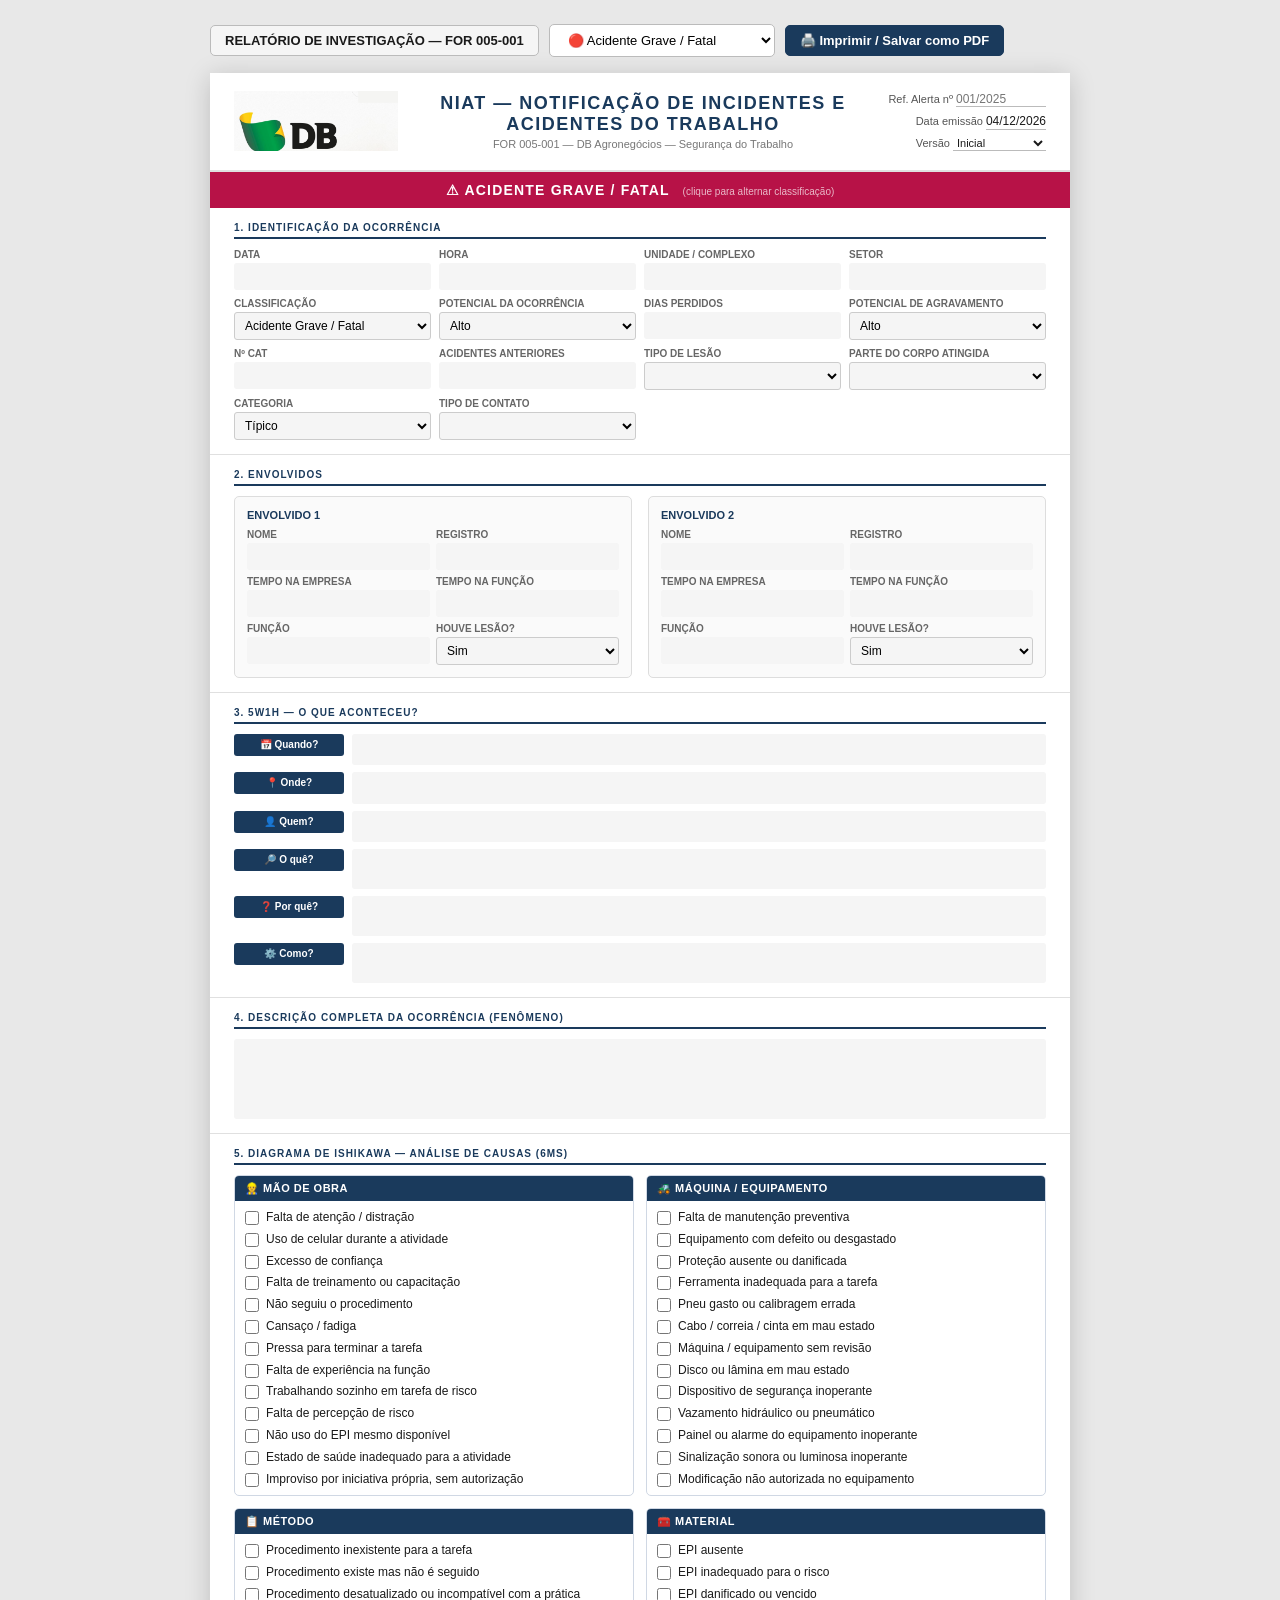
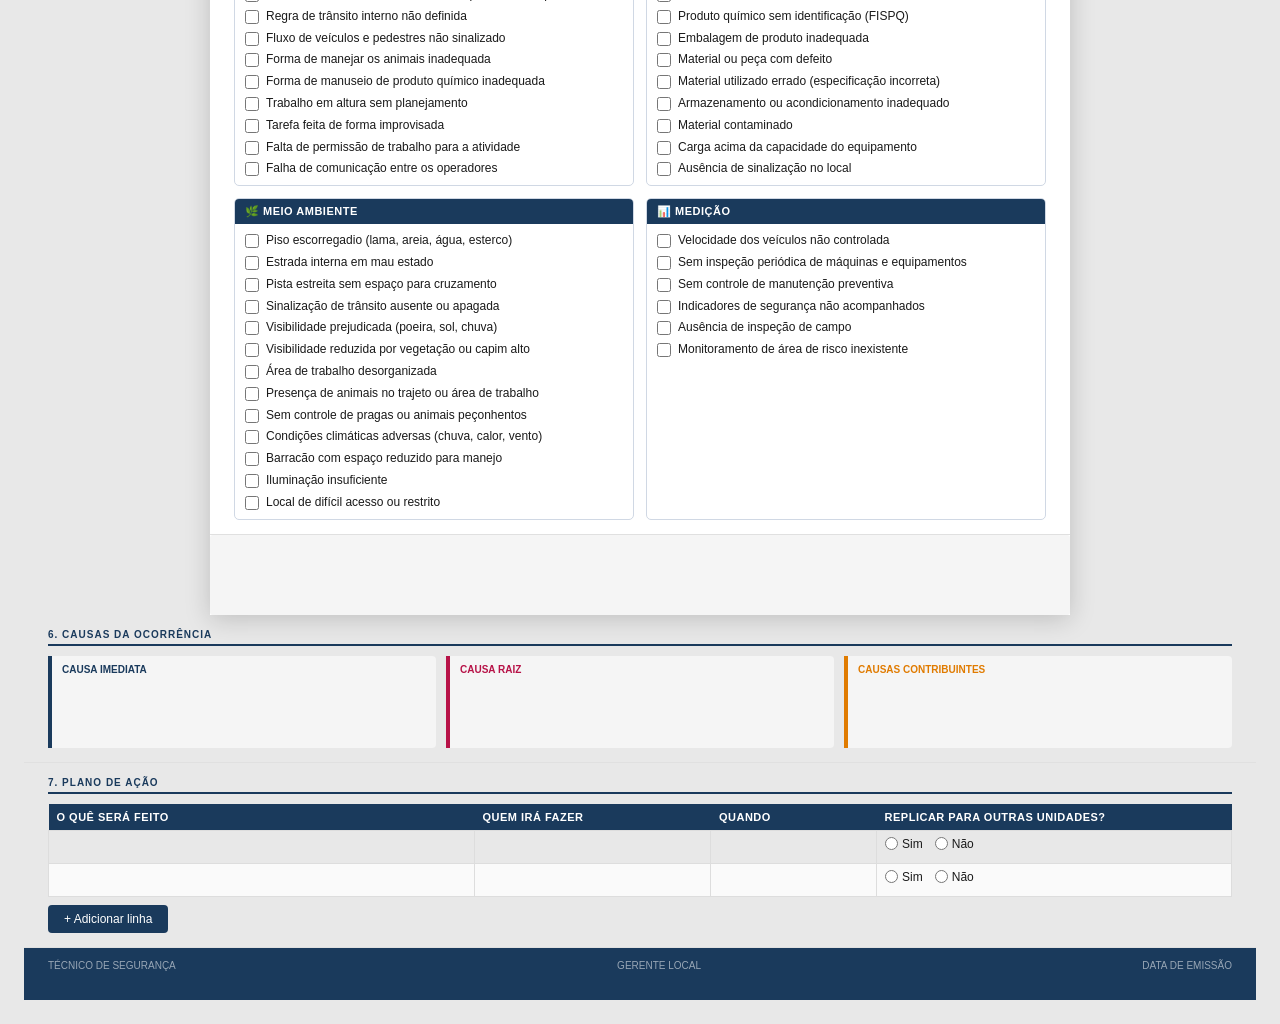
<file: DB_Relatorio_Investigacao.html>
<!DOCTYPE html>
<html lang="pt-BR">
<head>
<meta charset="UTF-8">
<meta name="viewport" content="width=device-width, initial-scale=1.0">
<title>NIAT Notificação Interna Acidente Trabalho</title>
<style>
  * { box-sizing: border-box; margin: 0; padding: 0; }

  body {
    font-family: Arial, sans-serif;
    background: #e8e8e8;
    color: #1a1a1a;
    padding: 24px;
    font-size: 13px;
  }

  .page {
    background: #fff;
    max-width: 860px;
    margin: 0 auto;
    box-shadow: 0 4px 24px rgba(0,0,0,0.18);
  }

  /* ── TOOLBAR ── */
  .toolbar {
    display: flex;
    gap: 10px;
    flex-wrap: wrap;
    align-items: center;
    margin-bottom: 16px;
    max-width: 860px;
    margin-left: auto;
    margin-right: auto;
  }
  .toolbar button, .toolbar select, .toolbar label {
    font-family: Arial, sans-serif;
    font-size: 13px;
    padding: 7px 14px;
    border-radius: 5px;
    border: 1px solid #bbb;
    cursor: pointer;
    background: #fff;
  }
  .toolbar button.primary { background: #1a3a5c; color: #fff; border-color: #1a3a5c; font-weight: bold; }
  .toolbar button:hover { opacity: 0.85; }
  .toolbar label { background: #f5f5f5; font-weight: bold; pointer-events: none; }

  /* ── HEADER ── */
  .header {
    background: #fff;
    color: #1a1a1a;
    border-bottom: 2px solid #e0e0e0;
    padding: 16px 24px;
    display: flex;
    align-items: center;
    justify-content: space-between;
    gap: 14px;
  }
  .header-center { text-align: center; flex: 1; }
  .header-center .doc-title { font-size: 18px; font-weight: 900; letter-spacing: 1.5px; text-transform: uppercase; color: #1a3a5c; }
  .header-center .doc-code { font-size: 11px; color: #777; margin-top: 3px; }
  .header-meta { font-size: 11px; color: #555; line-height: 1.9; text-align: right; }
  .header-meta .editable { background: transparent; border: none; border-bottom: 1px solid #bbb; color: #1a1a1a; font-family: Arial, sans-serif; font-size: 12px; outline: none; width: 90px; }

  /* ── SEVERITY BAND ── */
  .severity-band {
    padding: 10px 24px;
    font-size: 14px;
    font-weight: 900;
    letter-spacing: 1.2px;
    text-transform: uppercase;
    text-align: center;
    background: #B71247;
    color: #fff;
    cursor: pointer;
    user-select: none;
  }
  .severity-band.leve { background: #E07B00; }
  .severity-band.incidente { background: #2e7d32; color: #fff; }
  .sev-hint { font-size: 10px; font-weight: normal; letter-spacing: 0; opacity: 0.7; margin-left: 8px; text-transform: none; }

  /* ── SECTIONS ── */
  .section { padding: 14px 24px; border-bottom: 1px solid #e0e0e0; }
  .section:last-child { border-bottom: none; }
  .section-title {
    font-size: 10px;
    font-weight: 700;
    text-transform: uppercase;
    letter-spacing: 1px;
    color: #1a3a5c;
    margin-bottom: 10px;
    padding-bottom: 4px;
    border-bottom: 2px solid #1a3a5c;
  }

  /* ── GRIDS ── */
  .grid-2 { display: grid; grid-template-columns: 1fr 1fr; gap: 8px; }
  .grid-3 { display: grid; grid-template-columns: repeat(3, 1fr); gap: 8px; }
  .grid-4 { display: grid; grid-template-columns: repeat(4, 1fr); gap: 8px; }

  .field label {
    display: block;
    font-size: 10px;
    font-weight: 700;
    text-transform: uppercase;
    color: #666;
    margin-bottom: 3px;
  }
  .field .val {
    background: #f5f5f5;
    border-radius: 3px;
    padding: 5px 8px;
    min-height: 27px;
    font-size: 13px;
    outline: none;
    border: 1px solid transparent;
  }
  .field .val:focus { border-color: #1a3a5c; background: #eef3f8; }
  .field select { width: 100%; font-family: Arial, sans-serif; font-size: 12px; padding: 5px 6px; border-radius: 3px; border: 1px solid #ccc; background: #f5f5f5; outline: none; }
  .field select:focus { border-color: #1a3a5c; }

  /* ── ENVOLVIDOS ── */
  .envolvidos-grid { display: grid; grid-template-columns: 1fr 1fr; gap: 16px; }
  .envolvido-card {
    border: 1px solid #ddd;
    border-radius: 5px;
    padding: 12px;
    background: #fafafa;
  }
  .envolvido-title { font-size: 11px; font-weight: 700; color: #1a3a5c; margin-bottom: 8px; text-transform: uppercase; }
  .envolvido-grid { display: grid; grid-template-columns: 1fr 1fr; gap: 6px; }

  /* ── 5W1H ── */
  .w1h-grid { display: flex; flex-direction: column; gap: 7px; }
  .w-item { display: flex; gap: 8px; align-items: flex-start; }
  .w-label {
    background: #1a3a5c;
    color: #fff;
    font-size: 10px;
    font-weight: 700;
    padding: 4px 8px;
    border-radius: 3px;
    white-space: nowrap;
    flex-shrink: 0;
    min-width: 110px;
    text-align: center;
    line-height: 1.4;
  }
  .w-value {
    flex: 1;
    background: #f5f5f5;
    border-radius: 3px;
    padding: 5px 8px;
    font-size: 13px;
    min-height: 28px;
    outline: none;
    border: 1px solid transparent;
    line-height: 1.5;
  }
  .w-value:focus { border-color: #1a3a5c; background: #eef3f8; }

  /* ── TEXTO LONGO ── */
  .textarea {
    width: 100%;
    background: #f5f5f5;
    border-radius: 3px;
    padding: 8px 10px;
    min-height: 70px;
    font-size: 13px;
    outline: none;
    border: 1px solid transparent;
    line-height: 1.6;
  }
  .textarea:focus { border-color: #1a3a5c; background: #eef3f8; }

  /* ── ISHIKAWA ── */
  .ishikawa-title { font-size: 12px; font-weight: bold; color: #1a3a5c; margin-bottom: 4px; padding: 6px 10px; background: #eef3f8; border-radius: 4px; }
  .ishikawa-grid { display: grid; grid-template-columns: 1fr 1fr; gap: 12px; }
  .ishi-m {
    border: 1px solid #d0d8e4;
    border-radius: 5px;
    overflow: hidden;
  }
  .ishi-m-header {
    background: #1a3a5c;
    color: #fff;
    font-size: 11px;
    font-weight: 700;
    padding: 6px 10px;
    text-transform: uppercase;
    letter-spacing: 0.5px;
  }
  .ishi-m-body { padding: 8px 10px; display: flex; flex-direction: column; gap: 5px; }
  .ishi-option { display: flex; align-items: flex-start; gap: 7px; font-size: 12px; line-height: 1.4; cursor: pointer; }
  .ishi-option input[type=checkbox] { margin-top: 2px; flex-shrink: 0; accent-color: #1a3a5c; width: 14px; height: 14px; cursor: pointer; }
  .ishi-option:hover { color: #1a3a5c; }

  /* ── CAUSAS ── */
  .causas-grid { display: grid; grid-template-columns: 1fr 1fr 1fr; gap: 10px; }
  .causa-block { border-left: 4px solid #1a3a5c; padding: 8px 10px; background: #f5f5f5; border-radius: 0 4px 4px 0; }
  .causa-label { font-size: 10px; font-weight: 700; text-transform: uppercase; color: #1a3a5c; margin-bottom: 5px; }

  /* ── PLANO DE AÇÃO ── */
  table.action-table { width: 100%; border-collapse: collapse; font-size: 12px; }
  table.action-table th {
    background: #1a3a5c;
    color: #fff;
    padding: 7px 8px;
    text-align: left;
    font-size: 11px;
    text-transform: uppercase;
    letter-spacing: 0.5px;
  }
  table.action-table td {
    border: 1px solid #ddd;
    padding: 0;
    vertical-align: top;
  }
  table.action-table td .cell-val {
    width: 100%;
    display: block;
    padding: 6px 8px;
    min-height: 32px;
    outline: none;
    font-size: 12px;
    line-height: 1.4;
  }
  table.action-table td .cell-val:focus { background: #eef3f8; }
  table.action-table tr:nth-child(even) td { background: #fafafa; }
  .btn-add-row {
    margin-top: 8px;
    background: #1a3a5c;
    color: #fff;
    border: none;
    padding: 7px 16px;
    border-radius: 4px;
    font-size: 12px;
    cursor: pointer;
    font-family: Arial, sans-serif;
  }
  .btn-add-row:hover { opacity: 0.85; }

  /* ── FOOTER ── */
  .footer {
    background: #1a3a5c;
    color: rgba(255,255,255,0.85);
    padding: 12px 24px;
    display: flex;
    justify-content: space-between;
    align-items: center;
    gap: 16px;
    font-size: 12px;
  }
  .footer-field { display: flex; flex-direction: column; gap: 3px; }
  .footer-field label { font-size: 10px; text-transform: uppercase; color: rgba(255,255,255,0.55); }
  .footer-field .val { color: #fff; font-weight: bold; background: transparent; border: none; outline: none; font-family: Arial, sans-serif; font-size: 12px; }
  .footer-field .val:focus { border-bottom: 1px solid rgba(255,255,255,0.5); }

  /* ── PRINT ── */
  @media print {
    body { background: #fff; padding: 0; font-size: 11px; }
    .toolbar { display: none; }
    .page { box-shadow: none; max-width: 100%; }
    .field .val, .w-value, .textarea, .cell-val { border: none !important; background: transparent !important; }
    .btn-add-row { display: none; }
    .ishi-option { font-size: 11px; }
    .sev-hint { display: none; }
  }
</style>
</head>
<body>

<div class="toolbar">
  <label>RELATÓRIO DE INVESTIGAÇÃO — FOR 005-001</label>
  <select id="sev-select" onchange="setSeverity(this.value)">
    <option value="grave">🔴 Acidente Grave / Fatal</option>
    <option value="leve">🟠 Acidente Leve</option>
    <option value="incidente">🟢 Incidente / Quase Acidente</option>
  </select>
  <button class="primary" onclick="window.print()">🖨️ Imprimir / Salvar como PDF</button>
</div>

<div class="page">

  <!-- HEADER -->
  <div class="header">
    <img src="[data-uri]" alt="DB Agronegócios" style="height:60px;width:auto;object-fit:contain;flex-shrink:0;">
    <div class="header-center">
      <div class="doc-title">NIAT — Notificação de Incidentes e Acidentes do Trabalho</div>
      <div class="doc-code">FOR 005-001 — DB Agronegócios — Segurança do Trabalho</div>
    </div>
    <div class="header-meta">
      Ref. Alerta nº <input class="editable" type="text" placeholder="001/2025"><br>
      Data emissão <span id="data-emissao" class="editable" style="border-bottom:1px solid #bbb;padding-bottom:1px;color:#1a1a1a"></span><br>
      Versão 
      <select style="background:transparent;color:#1a1a1a;border:none;border-bottom:1px solid #bbb;font-family:Arial,sans-serif;font-size:11px;outline:none;cursor:pointer">
        <option>Inicial</option>
        <option>Complementar</option>
        <option>Final</option>
      </select>
    </div>
  </div>

  <!-- SEVERITY -->
  <div class="severity-band" id="sev-band" onclick="cycleSeverity()">
    ⚠ ACIDENTE GRAVE / FATAL
    <span class="sev-hint">(clique para alternar classificação)</span>
  </div>

  <!-- IDENTIFICAÇÃO -->
  <div class="section">
    <div class="section-title">1. Identificação da Ocorrência</div>
    <div class="grid-4" style="margin-bottom:8px">
      <div class="field"><label>Data</label><div class="val" contenteditable="true"></div></div>
      <div class="field"><label>Hora</label><div class="val" contenteditable="true"></div></div>
      <div class="field"><label>Unidade / Complexo</label><div class="val" contenteditable="true"></div></div>
      <div class="field"><label>Setor</label><div class="val" contenteditable="true"></div></div>
    </div>
    <div class="grid-4" style="margin-bottom:8px">
      <div class="field">
        <label>Classificação</label>
        <select>
          <option>Acidente Grave / Fatal</option>
          <option>Acidente Leve</option>
          <option>Incidente / Quase Acidente</option>
        </select>
      </div>
      <div class="field">
        <label>Potencial da ocorrência</label>
        <select>
          <option>Alto</option>
          <option>Médio</option>
          <option>Baixo</option>
        </select>
      </div>
      <div class="field"><label>Dias perdidos</label><div class="val" contenteditable="true"></div></div>
      <div class="field">
        <label>Potencial de agravamento</label>
        <select>
          <option>Alto</option>
          <option>Médio</option>
          <option>Baixo</option>
        </select>
      </div>
    </div>
    <div class="grid-4" style="margin-bottom:8px">
      <div class="field"><label>Nº CAT</label><div class="val" contenteditable="true"></div></div>
      <div class="field"><label>Acidentes anteriores</label><div class="val" contenteditable="true"></div></div>
      <div class="field">
        <label>Tipo de lesão</label>
        <select>
          <option></option>
          <option>Fratura</option>
          <option>Corte / Laceração</option>
          <option>Escoriação</option>
          <option>Contusão / Hematoma</option>
          <option>Luxação / Entorse</option>
          <option>Queimadura</option>
          <option>Alergia</option>
          <option>Esmagamento</option>
          <option>Amputação</option>
          <option>Intoxicação</option>
          <option>Óbito</option>
          <option>Sem lesão</option>
          <option>Outro</option>
        </select>
      </div>
      <div class="field">
        <label>Parte do corpo atingida</label>
        <select>
          <option></option>
          <option>Cabeça / Crânio</option>
          <option>Rosto / Olhos</option>
          <option>Pescoço</option>
          <option>Ombro</option>
          <option>Braço / Antebraço</option>
          <option>Mão / Dedos</option>
          <option>Tórax / Costelas</option>
          <option>Coluna</option>
          <option>Abdome</option>
          <option>Quadril / Pelve</option>
          <option>Coxa / Perna</option>
          <option>Joelho</option>
          <option>Pé / Tornozelo</option>
          <option>Múltiplas regiões</option>
        </select>
      </div>
    </div>
    <div class="grid-4">
      <div class="field">
        <label>Categoria</label>
        <select>
          <option>Típico</option>
          <option>Trajeto</option>
          <option>Trajeto interno</option>
          <option>Trajeto entre fazendas</option>
          <option>Serviço externo</option>
        </select>
      </div>
      <div class="field">
        <label>Tipo de contato</label>
        <select>
          <option></option>
          <option>Impacto de objeto</option>
          <option>Queda de mesmo nível</option>
          <option>Queda de níveis diferentes</option>
          <option>Pisada em falso</option>
          <option>Batida contra</option>
          <option>Contato com animal</option>
          <option>Colisão de veículo</option>
          <option>Esforço excessivo</option>
          <option>Contato com produto químico</option>
          <option>Contato com energia elétrica</option>
          <option>Outro</option>
        </select>
      </div>
    </div>
  </div>

  <!-- ENVOLVIDOS -->
  <div class="section">
    <div class="section-title">2. Envolvidos</div>
    <div class="envolvidos-grid">
      <div class="envolvido-card">
        <div class="envolvido-title">Envolvido 1</div>
        <div class="envolvido-grid">
          <div class="field"><label>Nome</label><div class="val" contenteditable="true"></div></div>
          <div class="field"><label>Registro</label><div class="val" contenteditable="true"></div></div>
          <div class="field"><label>Tempo na empresa</label><div class="val" contenteditable="true"></div></div>
          <div class="field"><label>Tempo na função</label><div class="val" contenteditable="true"></div></div>
          <div class="field"><label>Função</label><div class="val" contenteditable="true"></div></div>
          <div class="field">
            <label>Houve lesão?</label>
            <select><option>Sim</option><option>Não</option></select>
          </div>
        </div>
      </div>
      <div class="envolvido-card">
        <div class="envolvido-title">Envolvido 2</div>
        <div class="envolvido-grid">
          <div class="field"><label>Nome</label><div class="val" contenteditable="true"></div></div>
          <div class="field"><label>Registro</label><div class="val" contenteditable="true"></div></div>
          <div class="field"><label>Tempo na empresa</label><div class="val" contenteditable="true"></div></div>
          <div class="field"><label>Tempo na função</label><div class="val" contenteditable="true"></div></div>
          <div class="field"><label>Função</label><div class="val" contenteditable="true"></div></div>
          <div class="field">
            <label>Houve lesão?</label>
            <select><option>Sim</option><option>Não</option></select>
          </div>
        </div>
      </div>
    </div>
  </div>

  <!-- 5W1H -->
  <div class="section">
    <div class="section-title">3. 5W1H — O que aconteceu?</div>
    <div class="w1h-grid">
      <div class="w-item">
        <div class="w-label">📅 Quando?</div>
        <div class="w-value" contenteditable="true"></div>
      </div>
      <div class="w-item">
        <div class="w-label">📍 Onde?</div>
        <div class="w-value" contenteditable="true"></div>
      </div>
      <div class="w-item">
        <div class="w-label">👤 Quem?</div>
        <div class="w-value" contenteditable="true"></div>
      </div>
      <div class="w-item">
        <div class="w-label">🔎 O quê?</div>
        <div class="w-value" contenteditable="true" style="min-height:40px"></div>
      </div>
      <div class="w-item">
        <div class="w-label">❓ Por quê?</div>
        <div class="w-value" contenteditable="true" style="min-height:40px"></div>
      </div>
      <div class="w-item">
        <div class="w-label">⚙️ Como?</div>
        <div class="w-value" contenteditable="true" style="min-height:40px"></div>
      </div>
    </div>
  </div>

  <!-- DESCRIÇÃO -->
  <div class="section">
    <div class="section-title">4. Descrição Completa da Ocorrência (Fenômeno)</div>
    <div class="textarea" contenteditable="true" style="min-height:80px"></div>
  </div>

  <!-- ISHIKAWA -->
  <div class="section">
    <div class="section-title">5. Diagrama de Ishikawa — Análise de Causas (6Ms)</div>
    <div class="ishikawa-grid">

      <div class="ishi-m">
        <div class="ishi-m-header">👷 Mão de Obra</div>
        <div class="ishi-m-body">
          <label class="ishi-option"><input type="checkbox"> Falta de atenção / distração</label>
          <label class="ishi-option"><input type="checkbox"> Uso de celular durante a atividade</label>
          <label class="ishi-option"><input type="checkbox"> Excesso de confiança</label>
          <label class="ishi-option"><input type="checkbox"> Falta de treinamento ou capacitação</label>
          <label class="ishi-option"><input type="checkbox"> Não seguiu o procedimento</label>
          <label class="ishi-option"><input type="checkbox"> Cansaço / fadiga</label>
          <label class="ishi-option"><input type="checkbox"> Pressa para terminar a tarefa</label>
          <label class="ishi-option"><input type="checkbox"> Falta de experiência na função</label>
          <label class="ishi-option"><input type="checkbox"> Trabalhando sozinho em tarefa de risco</label>
          <label class="ishi-option"><input type="checkbox"> Falta de percepção de risco</label>
          <label class="ishi-option"><input type="checkbox"> Não uso do EPI mesmo disponível</label>
          <label class="ishi-option"><input type="checkbox"> Estado de saúde inadequado para a atividade</label>
          <label class="ishi-option"><input type="checkbox"> Improviso por iniciativa própria, sem autorização</label>
        </div>
      </div>

      <div class="ishi-m">
        <div class="ishi-m-header">🚜 Máquina / Equipamento</div>
        <div class="ishi-m-body">
          <label class="ishi-option"><input type="checkbox"> Falta de manutenção preventiva</label>
          <label class="ishi-option"><input type="checkbox"> Equipamento com defeito ou desgastado</label>
          <label class="ishi-option"><input type="checkbox"> Proteção ausente ou danificada</label>
          <label class="ishi-option"><input type="checkbox"> Ferramenta inadequada para a tarefa</label>
          <label class="ishi-option"><input type="checkbox"> Pneu gasto ou calibragem errada</label>
          <label class="ishi-option"><input type="checkbox"> Cabo / correia / cinta em mau estado</label>
          <label class="ishi-option"><input type="checkbox"> Máquina / equipamento sem revisão</label>
          <label class="ishi-option"><input type="checkbox"> Disco ou lâmina em mau estado</label>
          <label class="ishi-option"><input type="checkbox"> Dispositivo de segurança inoperante</label>
          <label class="ishi-option"><input type="checkbox"> Vazamento hidráulico ou pneumático</label>
          <label class="ishi-option"><input type="checkbox"> Painel ou alarme do equipamento inoperante</label>
          <label class="ishi-option"><input type="checkbox"> Sinalização sonora ou luminosa inoperante</label>
          <label class="ishi-option"><input type="checkbox"> Modificação não autorizada no equipamento</label>
        </div>
      </div>

      <div class="ishi-m">
        <div class="ishi-m-header">📋 Método</div>
        <div class="ishi-m-body">
          <label class="ishi-option"><input type="checkbox"> Procedimento inexistente para a tarefa</label>
          <label class="ishi-option"><input type="checkbox"> Procedimento existe mas não é seguido</label>
          <label class="ishi-option"><input type="checkbox"> Procedimento desatualizado ou incompatível com a prática</label>
          <label class="ishi-option"><input type="checkbox"> Regra de trânsito interno não definida</label>
          <label class="ishi-option"><input type="checkbox"> Fluxo de veículos e pedestres não sinalizado</label>
          <label class="ishi-option"><input type="checkbox"> Forma de manejar os animais inadequada</label>
          <label class="ishi-option"><input type="checkbox"> Forma de manuseio de produto químico inadequada</label>
          <label class="ishi-option"><input type="checkbox"> Trabalho em altura sem planejamento</label>
          <label class="ishi-option"><input type="checkbox"> Tarefa feita de forma improvisada</label>
          <label class="ishi-option"><input type="checkbox"> Falta de permissão de trabalho para a atividade</label>
          <label class="ishi-option"><input type="checkbox"> Falha de comunicação entre os operadores</label>
        </div>
      </div>

      <div class="ishi-m">
        <div class="ishi-m-header">🧰 Material</div>
        <div class="ishi-m-body">
          <label class="ishi-option"><input type="checkbox"> EPI ausente</label>
          <label class="ishi-option"><input type="checkbox"> EPI inadequado para o risco</label>
          <label class="ishi-option"><input type="checkbox"> EPI danificado ou vencido</label>
          <label class="ishi-option"><input type="checkbox"> Produto químico sem identificação (FISPQ)</label>
          <label class="ishi-option"><input type="checkbox"> Embalagem de produto inadequada</label>
          <label class="ishi-option"><input type="checkbox"> Material ou peça com defeito</label>
          <label class="ishi-option"><input type="checkbox"> Material utilizado errado (especificação incorreta)</label>
          <label class="ishi-option"><input type="checkbox"> Armazenamento ou acondicionamento inadequado</label>
          <label class="ishi-option"><input type="checkbox"> Material contaminado</label>
          <label class="ishi-option"><input type="checkbox"> Carga acima da capacidade do equipamento</label>
          <label class="ishi-option"><input type="checkbox"> Ausência de sinalização no local</label>
        </div>
      </div>

      <div class="ishi-m">
        <div class="ishi-m-header">🌿 Meio Ambiente</div>
        <div class="ishi-m-body">
          <label class="ishi-option"><input type="checkbox"> Piso escorregadio (lama, areia, água, esterco)</label>
          <label class="ishi-option"><input type="checkbox"> Estrada interna em mau estado</label>
          <label class="ishi-option"><input type="checkbox"> Pista estreita sem espaço para cruzamento</label>
          <label class="ishi-option"><input type="checkbox"> Sinalização de trânsito ausente ou apagada</label>
          <label class="ishi-option"><input type="checkbox"> Visibilidade prejudicada (poeira, sol, chuva)</label>
          <label class="ishi-option"><input type="checkbox"> Visibilidade reduzida por vegetação ou capim alto</label>
          <label class="ishi-option"><input type="checkbox"> Área de trabalho desorganizada</label>
          <label class="ishi-option"><input type="checkbox"> Presença de animais no trajeto ou área de trabalho</label>
          <label class="ishi-option"><input type="checkbox"> Sem controle de pragas ou animais peçonhentos</label>
          <label class="ishi-option"><input type="checkbox"> Condições climáticas adversas (chuva, calor, vento)</label>
          <label class="ishi-option"><input type="checkbox"> Barracão com espaço reduzido para manejo</label>
          <label class="ishi-option"><input type="checkbox"> Iluminação insuficiente</label>
          <label class="ishi-option"><input type="checkbox"> Local de difícil acesso ou restrito</label>
        </div>
      </div>

      <div class="ishi-m">
        <div class="ishi-m-header">📊 Medição</div>
        <div class="ishi-m-body">
          <label class="ishi-option"><input type="checkbox"> Velocidade dos veículos não controlada</label>
          <label class="ishi-option"><input type="checkbox"> Sem inspeção periódica de máquinas e equipamentos</label>
          <label class="ishi-option"><input type="checkbox"> Sem controle de manutenção preventiva</label>
          <label class="ishi-option"><input type="checkbox"> Indicadores de segurança não acompanhados</label>
          <label class="ishi-option"><input type="checkbox"> Ausência de inspeção de campo</label>
          <label class="ishi-option"><input type="checkbox"> Monitoramento de área de risco inexistente</label>
        </div>
      </div>

    </div>
  </div>

    <div class="textarea" contenteditable="true" style="min-height:80px; font-size:14px; line-height:1.7"></div>
  </div>

  <!-- CAUSAS DA OCORRÊNCIA -->
  <div class="section">
    <div class="section-title">6. Causas da Ocorrência</div>
    <div class="causas-grid">
      <div class="causa-block">
        <div class="causa-label">Causa imediata</div>
        <div class="textarea" contenteditable="true" style="min-height:60px;background:transparent"></div>
      </div>
      <div class="causa-block" style="border-left-color:#B71247">
        <div class="causa-label" style="color:#B71247">Causa raiz</div>
        <div class="textarea" contenteditable="true" style="min-height:60px;background:transparent"></div>
      </div>
      <div class="causa-block" style="border-left-color:#E07B00">
        <div class="causa-label" style="color:#E07B00">Causas contribuintes</div>
        <div class="textarea" contenteditable="true" style="min-height:60px;background:transparent"></div>
      </div>
    </div>
  </div>

  <!-- PLANO DE AÇÃO -->
  <div class="section">
    <div class="section-title">7. Plano de Ação</div>
    <table class="action-table" id="action-table">
      <thead>
        <tr>
          <th style="width:36%">O quê será feito</th>
          <th style="width:20%">Quem irá fazer</th>
          <th style="width:14%">Quando</th>
          <th style="width:30%">Replicar para outras unidades?</th>
        </tr>
      </thead>
      <tbody id="action-tbody">
        <tr>
          <td><div class="cell-val" contenteditable="true"></div></td>
          <td><div class="cell-val" contenteditable="true"></div></td>
          <td><div class="cell-val" contenteditable="true"></div></td>
          <td><div style="display:flex;gap:12px;padding:6px 8px;align-items:center;font-size:12px">
            <label style="display:flex;align-items:center;gap:4px;cursor:pointer"><input type="radio" name="rep0"> Sim</label>
            <label style="display:flex;align-items:center;gap:4px;cursor:pointer"><input type="radio" name="rep0"> Não</label>
          </div></td>
        </tr>
        <tr>
          <td><div class="cell-val" contenteditable="true"></div></td>
          <td><div class="cell-val" contenteditable="true"></div></td>
          <td><div class="cell-val" contenteditable="true"></div></td>
          <td><div style="display:flex;gap:12px;padding:6px 8px;align-items:center;font-size:12px">
            <label style="display:flex;align-items:center;gap:4px;cursor:pointer"><input type="radio" name="rep1"> Sim</label>
            <label style="display:flex;align-items:center;gap:4px;cursor:pointer"><input type="radio" name="rep1"> Não</label>
          </div></td>
        </tr>
      </tbody>
    </table>
    <button class="btn-add-row" onclick="addRow()">+ Adicionar linha</button>
  </div>

  <!-- FOOTER -->
  <div class="footer">
    <div class="footer-field">
      <label>Técnico de Segurança</label>
      <div class="val" contenteditable="true"></div>
    </div>
    <div class="footer-field">
      <label>Gerente Local</label>
      <div class="val" contenteditable="true"></div>
    </div>
    <div class="footer-field">
      <label>Data de emissão</label>
      <div class="val" contenteditable="true"></div>
    </div>
  </div>

</div><!-- /page -->

<script>
  const severities = [
    { cls: '',          band: '⚠ ACIDENTE GRAVE / FATAL', val: 'grave' },
    { cls: 'leve',      band: '⚠ ACIDENTE LEVE',          val: 'leve' },
    { cls: 'incidente', band: '⚠ INCIDENTE / QUASE ACIDENTE', val: 'incidente' }
  ];
  let sevIdx = 0;
  let rowCount = 2;

  // Preenche a data de emissão automaticamente com a data atual
  window.addEventListener('DOMContentLoaded', () => {
    const hoje = new Date();
    const dd = String(hoje.getDate()).padStart(2, '0');
    const mm = String(hoje.getMonth() + 1).padStart(2, '0');
    const yyyy = hoje.getFullYear();
    document.getElementById('data-emissao').textContent = `${dd}/${mm}/${yyyy}`;
  });

  function setSeverity(val) {
    sevIdx = severities.findIndex(s => s.val === val);
    const s = severities[sevIdx];
    const band = document.getElementById('sev-band');
    band.className = 'severity-band ' + s.cls;
    band.innerHTML = s.band + '<span class="sev-hint">(clique para alternar classificação)</span>';
  }

  function cycleSeverity() {
    sevIdx = (sevIdx + 1) % severities.length;
    document.getElementById('sev-select').value = severities[sevIdx].val;
    setSeverity(severities[sevIdx].val);
  }

  function addRow() {
    const tbody = document.getElementById('action-tbody');
    const tr = document.createElement('tr');
    const rn = rowCount++;
    tr.innerHTML = `
      <td><div class="cell-val" contenteditable="true"></div></td>
      <td><div class="cell-val" contenteditable="true"></div></td>
      <td><div class="cell-val" contenteditable="true"></div></td>
      <td>
        <div style="display:flex;gap:12px;padding:6px 8px;align-items:center;font-size:12px">
          <label style="display:flex;align-items:center;gap:4px;cursor:pointer"><input type="radio" name="rep${rn}"> Sim</label>
          <label style="display:flex;align-items:center;gap:4px;cursor:pointer"><input type="radio" name="rep${rn}"> Não</label>
        </div>
      </td>`;
    tbody.appendChild(tr);
  }
</script>
</body>
</html>
</file>
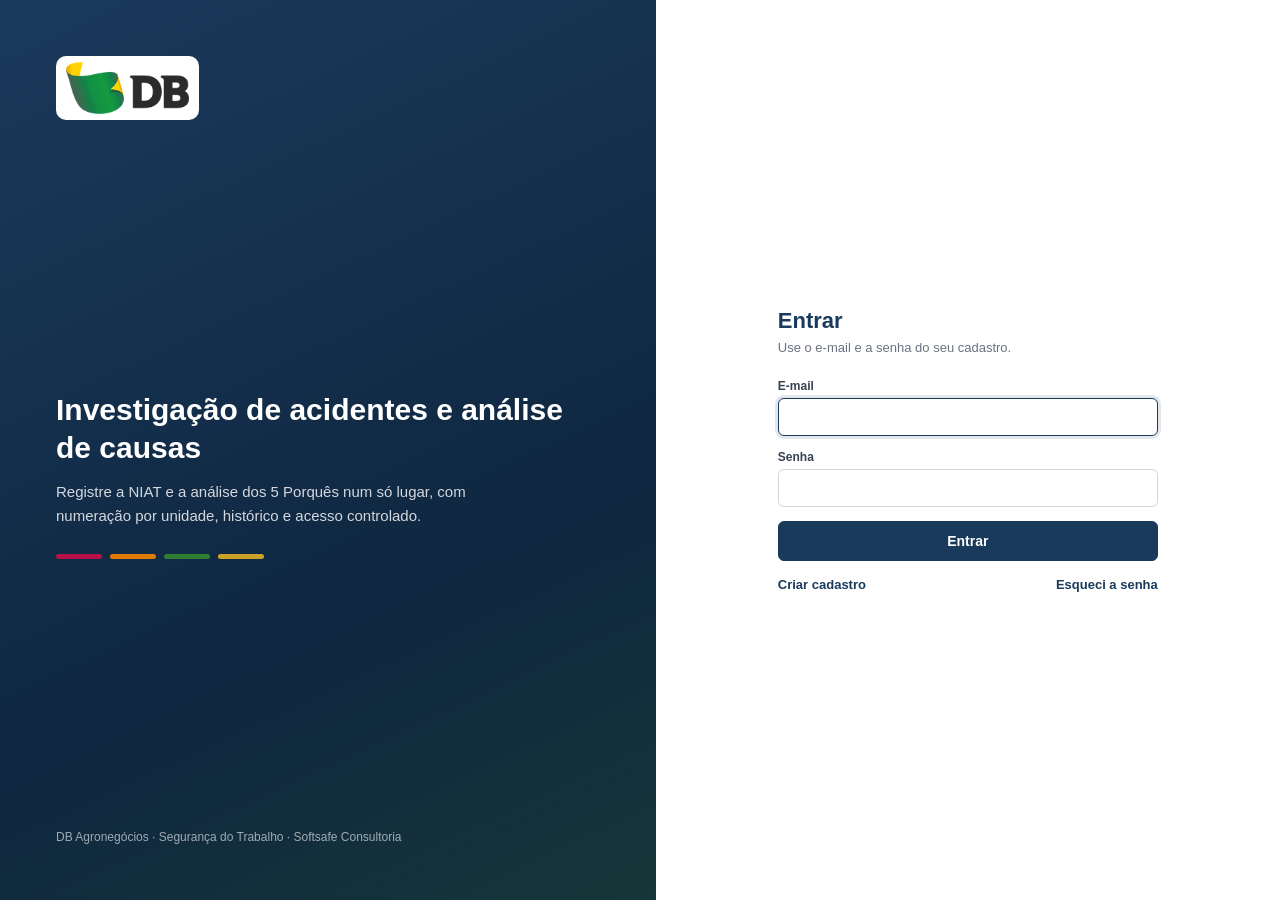
<file: historico.html>
<!DOCTYPE html>
<html lang="pt-BR">
<head>
<meta charset="UTF-8">
<meta name="viewport" content="width=device-width, initial-scale=1.0">
<title>Histórico de alterações — Sistema SST</title>
<link rel="icon" href="img/favicon.png">
<link rel="stylesheet" href="css/app.css">
<style>
  .filtros.hist { grid-template-columns: 2fr 1.2fr 1fr 1fr 1fr 1fr; }
  @media (max-width: 980px) { .filtros.hist { grid-template-columns: 1fr 1fr; } }
  .filtros label.data { display: flex; flex-direction: column; font-size: 10px; color: var(--cinza); gap: 2px; }
  td.quando { white-space: nowrap; color: var(--cinza); font-size: 12px; }
  td.quem b { display: block; font-weight: 600; }
  .acao { font-size: 11px; font-weight: 700; padding: 3px 8px; border-radius: 10px; white-space: nowrap; }
  .acao.criou { background: #e6f4e7; color: var(--verde); }
  .acao.alterou { background: var(--azul-claro); color: var(--azul); }
  .acao.excluiu { background: #fde8ee; color: var(--grave); }
  .alvo .tp { font-size: 10px; text-transform: uppercase; letter-spacing: .5px; color: var(--cinza); display: block; }
  .alvo a { color: var(--azul); font-weight: 700; text-decoration: none; font-family: Consolas, "Courier New", monospace; }
  .alvo a:hover { text-decoration: underline; }
  ul.mud { margin: 0; padding: 0; list-style: none; display: flex; flex-direction: column; gap: 4px; font-size: 12px; }
  ul.mud li { line-height: 1.45; }
  ul.mud .c { font-weight: 700; color: #374151; }
  ul.mud .de { color: var(--grave); text-decoration: line-through; text-decoration-color: rgba(183,18,71,.4); }
  ul.mud .para { color: var(--verde); }
  ul.mud .seta { color: var(--cinza); margin: 0 4px; }
  ul.mud .lista { display: block; margin: 2px 0 0 10px; }
  ul.mud .mais { color: var(--verde); } ul.mud .menos { color: var(--grave); }
  .ver-mais { font-size: 11px; color: var(--azul); cursor: pointer; font-weight: 600; background: none; border: none; padding: 0; }
  table.tabela tbody tr { cursor: default; }
  table.tabela td { vertical-align: top; }
</style>
</head>
<body class="sst-app">
<header id="sst-appbar"></header>

<main class="sst-main">
  <div class="sst-titulo">
    <div>
      <h1>Histórico de alterações</h1>
      <p id="sub">Quem alterou o quê e quando. Só o Administrador vê esta tela.</p>
    </div>
    <div style="display:flex;gap:8px">
      <a class="btn" id="b-limpar" href="historico.html" hidden><i data-ic="x"></i><span>Ver todo o histórico</span></a>
      <button class="btn" id="b-csv" type="button"><i data-ic="file-spreadsheet"></i><span>Exportar planilha</span></button>
    </div>
  </div>

  <div class="sst-card filtros hist">
    <input id="f-busca" type="search" placeholder="Pesquisar (nº do relatório, nome, texto alterado)">
    <select id="f-usuario"><option value="">Todos os usuários</option></select>
    <select id="f-tabela">
      <option value="">Tudo</option>
      <option value="relatorios">Relatórios</option>
      <option value="perfis">Usuários</option>
      <option value="ishikawa">Lista do Ishikawa</option>
      <option value="opcoes">Listas da NIAT</option>
      <option value="unidades">Unidades</option>
    </select>
    <select id="f-acao"><option value="">Toda ação</option><option value="criou">Criou</option><option value="alterou">Alterou</option><option value="excluiu">Excluiu</option></select>
    <label class="data">De<input id="f-de" type="date"></label>
    <label class="data">Até<input id="f-ate" type="date"></label>
  </div>

  <div class="sst-card">
    <div class="tabela-wrap">
      <table class="tabela">
        <thead><tr><th>Quando</th><th>Quem</th><th>Ação</th><th>Onde</th><th style="width:48%">O que mudou</th></tr></thead>
        <tbody id="corpo"><tr><td colspan="5"><div class="carregando" style="min-height:160px"><div><div class="giro"></div>Carregando…</div></div></td></tr></tbody>
      </table>
    </div>
    <div class="rodape-lista"><span id="contagem"></span><span>Mostra os 2.000 registros mais recentes do filtro</span></div>
  </div>
</main>

<script src="js/vendor/supabase.js"></script>
<script src="js/icones.js"></script>
<script src="js/config.js"></script>
<script src="js/app.js"></script>
<script>
const { sb, esc, toast, traduzErro } = SST;
const $ = id => document.getElementById(id);
let todos = [], numeros = {};

// ── Nomes amigáveis ──────────────────────────────────────────────
const ROTULOS = {
  situacao: 'Etapa', situacao_obs: 'Motivo da etapa', classificacao: 'Classificação', data_ocorrencia: 'Data da ocorrência', envolvido: 'Envolvido',
  unidade: 'Unidade', niat_id: 'NIAT pai', responsavel: 'Responsável', numero: 'Número',
  ishikawa: 'Diagrama de Ishikawa', acoes: 'Plano de ação', fotos: 'Fotos', cadeias: 'Análise dos 5 Porquês',
  nome: 'Nome', email: 'E-mail', papel: 'Papel', texto: 'Texto', icone: 'Ícone', ativo: 'Ativo', ordem: 'Posição na lista',
  chave: 'Chave', complexo: 'Complexo', sigla: 'Sigla', relatorios_transferidos: 'Relatórios transferidos (quantidade → para)',
  'campos.data': 'Data', 'campos.hora': 'Hora', 'campos.unidade': 'Unidade', 'campos.setor': 'Setor',
  'campos.classificacao': 'Classificação', 'campos.potencial': 'Potencial da ocorrência', 'campos.agravamento': 'Potencial de agravamento',
  'campos.dias_perdidos': 'Dias perdidos', 'campos.cat': 'Nº CAT', 'campos.tipo_lesao': 'Tipo de lesão', 'campos.parte_corpo': 'Parte do corpo',
  'campos.categoria': 'Categoria', 'campos.tipo_contato': 'Tipo de contato', 'campos.acidentes_anteriores': 'Acidentes anteriores',
  'campos.w_quando': '5W1H — Quando?', 'campos.w_onde': '5W1H — Onde?', 'campos.w_quem': '5W1H — Quem?',
  'campos.w_oque': '5W1H — O quê?', 'campos.w_porque': '5W1H — Por quê?', 'campos.w_como': '5W1H — Como?',
  'campos.descricao': 'Descrição da ocorrência', 'campos.observacao': 'Observação', 'campos.ishikawa_obs': 'Observações da análise',
  'campos.causa_imediata': 'Causa imediata', 'campos.causa_raiz': 'Causa raiz', 'campos.causas_contribuintes': 'Causas contribuintes',
  'campos.tecnico': 'Técnico de Segurança', 'campos.gerente': 'Gerente Local', 'campos.data_emissao': 'Data de emissão',
  'campos.data_emissao_rodape': 'Data de emissão (rodapé)', 'campos.data_ocorrencia': 'Data da ocorrência', 'campos.envolvido': 'Nome do envolvido',
  'campos.funcao': 'Função', 'campos.fenomeno': 'Descrição da ocorrência (fenômeno)'
};
['1', '2'].forEach(n => Object.assign(ROTULOS, {
  [`campos.e${n}_nome`]: `Envolvido ${n} — nome`, [`campos.e${n}_registro`]: `Envolvido ${n} — registro`,
  [`campos.e${n}_tempo_empresa`]: `Envolvido ${n} — tempo na empresa`, [`campos.e${n}_tempo_funcao`]: `Envolvido ${n} — tempo na função`,
  [`campos.e${n}_funcao`]: `Envolvido ${n} — função`, [`campos.e${n}_lesao`]: `Envolvido ${n} — houve lesão?`
}));
const VALORES = {
  rascunho: 'Rascunho', investigacao: 'Em investigação', aguardando: 'Aguardando / pausada', acoes: 'Plano de ação em execução', concluido: 'Concluída', cancelado: 'Cancelada', grave: 'Acidente Grave', leve: 'Acidente Leve', incidente: 'Incidente / Quase Acidente',
  admin: 'Administrador', padrao: 'Padrão', pendente: 'Pendente', ativo: 'Ativo', bloqueado: 'Bloqueado', true: 'Sim', false: 'Não'
};
const TABELAS = { relatorios: 'Relatório', perfis: 'Usuário', ishikawa_grupos: 'Grupo do Ishikawa', ishikawa_itens: 'Item do Ishikawa', unidades: 'Unidade', opcoes_lista: 'Lista da NIAT' };

function valor(v, campo) {
  if (v === null || v === undefined || v === '') return '<i style="color:#9aa5b1">(vazio)</i>';
  if (campo === 'niat_id') return esc(numeros[v] || 'NIAT');
  if (campo === 'data_ocorrencia') return esc(SST.dataBR(v) || v);
  if (typeof v === 'object') return esc(JSON.stringify(v));
  return esc(VALORES[String(v)] || v);
}

// Listas: mostra o que entrou (+) e o que saiu (−)
function itensLista(campo, v) {
  if (v == null) return [];
  if (typeof v === 'string') return null;   // conteúdo grande, sem detalhe
  if (campo === 'ishikawa') {
    if (Array.isArray(v)) return v.map(x => (x.gn ? x.gn + ': ' : '') + x.t);
    return Object.entries(v).flatMap(([g, ts]) => (ts || []).map(t => g.replace(/_/g, ' ') + ': ' + t));
  }
  if (campo === 'acoes') return v.map(a => [a.oque, a.quem && `quem: ${a.quem}`, a.quando && `quando: ${a.quando}`, a.replicar && `replicar: ${a.replicar}`].filter(Boolean).join(' · '));
  if (campo === 'fotos') return v.map((f, i) => `Foto ${i + 1}${f.legenda ? ' — ' + f.legenda : ''}`);
  if (campo === 'cadeias') return v.flatMap((c, ci) => c.map((l, li) => `Cadeia ${String(ci + 1).padStart(2, '0')}, linha ${li + 1}: ` +
    [l.problema && `Problema: ${l.problema}`, ...(l.pq || []).filter(Boolean).map((p, i) => `${i + 1}º ${p}`), l.acao && `Ação: ${l.acao}`, l.resp && `Resp.: ${l.resp}`, l.prazo && `Prazo: ${l.prazo}`].filter(Boolean).join(' → ')));
  return Array.isArray(v) ? v.map(x => typeof x === 'object' ? JSON.stringify(x) : String(x)) : null;
}

function detalhar(m) {
  const rot = ROTULOS[m.campo] || m.campo.replace(/^campos\./, '').replace(/_/g, ' ');
  const lista = ['ishikawa', 'acoes', 'fotos', 'cadeias'].includes(m.campo) || Array.isArray(m.de) || Array.isArray(m.para);
  if (lista) {
    const a = itensLista(m.campo, m.de), b = itensLista(m.campo, m.para);
    if (a === null || b === null) return `<li><span class="c">${esc(rot)}:</span> alterado</li>`;
    const sai = a.filter(x => !b.includes(x)), entra = b.filter(x => !a.includes(x));
    if (!sai.length && !entra.length) return `<li><span class="c">${esc(rot)}:</span> ordem alterada</li>`;
    return `<li><span class="c">${esc(rot)}:</span>
      ${entra.map(x => `<span class="lista mais">+ ${esc(x)}</span>`).join('')}
      ${sai.map(x => `<span class="lista menos">− ${esc(x)}</span>`).join('')}</li>`;
  }
  return `<li><span class="c">${esc(rot)}:</span> <span class="de">${valor(m.de, m.campo)}</span><span class="seta">→</span><span class="para">${valor(m.para, m.campo)}</span></li>`;
}

function onde(r) {
  const tp = TABELAS[r.tabela] || r.tabela;
  if (r.tabela === 'relatorios' && r.acao !== 'excluiu') {
    const pag = (r.registro || '').startsWith('5PQ') ? 'cincoporques.html' : 'niat.html';
    return `<span class="tp">${tp}</span><a href="${pag}?id=${esc(r.registro_id)}">${esc(r.registro)}</a>`;
  }
  return `<span class="tp">${tp}</span>${esc(r.registro || '—')}`;
}

function filtrar() {
  const termos = SST_norm($('f-busca').value).split(/\s+/).filter(Boolean);
  const u = $('f-usuario').value, t = $('f-tabela').value, a = $('f-acao').value, de = $('f-de').value, ate = $('f-ate').value;
  return todos.filter(r =>
    (!u || r.usuario === u) && (!t || r.tabela.startsWith(t)) && (!a || r.acao === a) &&
    (!de || r.quando.slice(0, 10) >= de) && (!ate || r.quando.slice(0, 10) <= ate) &&
    termos.every(x => r._texto.includes(x)));
}
function SST_norm(t) { return String(t || '').normalize('NFD').replace(/[̀-ͯ]/g, '').toLowerCase(); }

function desenhar() {
  const l = filtrar();
  $('contagem').textContent = `${l.length} de ${todos.length} registro(s)`;
  if (!l.length) { $('corpo').innerHTML = `<tr><td colspan="5"><div class="vazio"><div class="ic">${SST.ic('history', 40)}</div>Nenhum registro encontrado.</div></td></tr>`; return; }
  $('corpo').innerHTML = l.map(r => {
    const muds = (r.mudancas || []);
    const corte = 8;
    const itens = muds.map(detalhar);
    const corpo = !itens.length ? (r.acao === 'excluiu' ? '<span class="sub" style="color:var(--grave)">Removido</span>' : '—')
      : `<ul class="mud">${itens.slice(0, corte).join('')}${itens.length > corte ? `<li class="extra" hidden>${itens.slice(corte).join('')}</li><li><button class="ver-mais">+ ${itens.length - corte} alteração(ões)</button></li>` : ''}</ul>`;
    return `<tr>
      <td class="quando">${SST.dataHoraBR(r.quando)}</td>
      <td class="quem"><b>${esc(r.usuario_nome || '—')}</b></td>
      <td><span class="acao ${r.acao}">${{ criou: 'Criou', alterou: 'Alterou', excluiu: 'Excluiu' }[r.acao]}</span></td>
      <td class="alvo">${onde(r)}</td>
      <td>${corpo}</td></tr>`;
  }).join('');
  $('corpo').querySelectorAll('.ver-mais').forEach(b => b.onclick = () => {
    b.closest('ul').querySelector('.extra').hidden = false; b.parentElement.remove();
  });
}

function exportarCSV() {
  const q = v => `"${String(v ?? '').replace(/"/g, '""').replace(/\r?\n/g, ' ')}"`;
  const linhas = [];
  filtrar().forEach(r => {
    const base = [SST.dataHoraBR(r.quando), r.usuario_nome, { criou: 'Criou', alterou: 'Alterou', excluiu: 'Excluiu' }[r.acao], TABELAS[r.tabela] || r.tabela, r.registro];
    if (!(r.mudancas || []).length) linhas.push([...base, '', '', '']);
    (r.mudancas || []).forEach(m => {
      const f = v => v == null ? '' : typeof v === 'object' ? JSON.stringify(v) : (VALORES[String(v)] || v);
      linhas.push([...base, ROTULOS[m.campo] || m.campo, f(m.de), f(m.para)]);
    });
  });
  const csv = [['Quando', 'Quem', 'Ação', 'Tipo', 'Registro', 'Campo', 'Antes', 'Depois'], ...linhas].map(l => l.map(q).join(';')).join('\r\n');
  const a = document.createElement('a');
  a.href = URL.createObjectURL(new Blob(['﻿' + csv], { type: 'text/csv;charset=utf-8' }));
  a.download = `historico-sst-${new Date().toISOString().slice(0, 10)}.csv`;
  a.click();
}

(async function () {
  let eu;
  try { eu = await SST.exigirLogin({ admin: true }); } catch (e) { return; }
  await SST.barra(eu, 'historico');

  const registro = SST.param('registro');
  let q = sb.from('auditoria').select('*').order('quando', { ascending: false }).limit(2000);
  if (registro) q = q.eq('registro_id', registro);
  const [{ data, error }, { data: rels }] = await Promise.all([q, sb.from('relatorios').select('id,numero')]);
  if (error) return toast(traduzErro(error), 'erro');
  (rels || []).forEach(r => numeros[r.id] = r.numero);
  todos = data.map(r => ({ ...r, _texto: SST_norm([r.registro, r.usuario_nome, JSON.stringify(r.mudancas)].join(' ')) }));

  if (registro) {
    $('sub').textContent = `Histórico do ${todos[0] ? todos[0].registro : 'registro'}.`;
    $('b-limpar').hidden = false;
  }
  const us = {}; todos.forEach(r => { if (r.usuario) us[r.usuario] = r.usuario_nome || '—'; });
  $('f-usuario').innerHTML += Object.entries(us).sort((a, b) => a[1].localeCompare(b[1])).map(([id, n]) => `<option value="${id}">${esc(n)}</option>`).join('');
  ['f-busca', 'f-usuario', 'f-tabela', 'f-acao', 'f-de', 'f-ate'].forEach(id => $(id).addEventListener(id === 'f-busca' ? 'input' : 'change', desenhar));
  $('b-csv').onclick = exportarCSV;
  desenhar();
})();
</script>
</body>
</html>
</file>
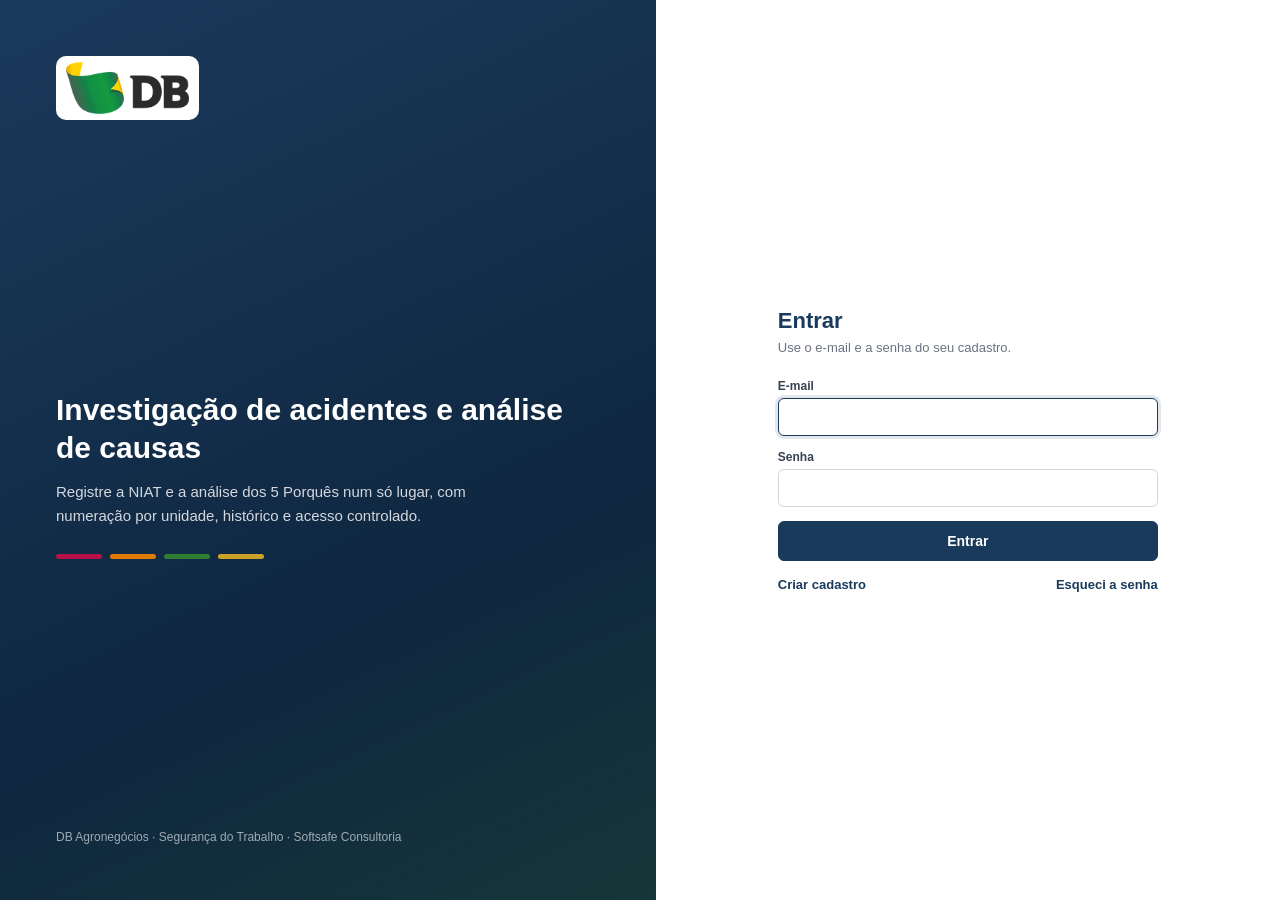
<file: niat.html>
<!DOCTYPE html>
<html lang="pt-BR">
<head>
<meta charset="UTF-8">
<meta name="viewport" content="width=device-width, initial-scale=1.0">
<title>NIAT — Notificação Interna de Acidente do Trabalho</title>
<link rel="icon" href="img/favicon.png">
<link rel="stylesheet" href="css/app.css">
<style>
  * { box-sizing: border-box; margin: 0; padding: 0; }

  body {
    font-family: Arial, sans-serif;
    background: #e8e8e8;
    color: #1a1a1a;
    padding: 24px;
    font-size: 13px;
  }

  .page {
    background: #fff;
    max-width: 860px;
    margin: 0 auto;
    box-shadow: 0 4px 24px rgba(0,0,0,0.18);
  }

  /* ── TOOLBAR ── */
  .toolbar {
    display: flex;
    gap: 10px;
    flex-wrap: wrap;
    align-items: center;
    margin-bottom: 16px;
    max-width: 860px;
    margin-left: auto;
    margin-right: auto;
  }
  .toolbar button, .toolbar select, .toolbar label {
    font-family: Arial, sans-serif;
    font-size: 13px;
    padding: 7px 14px;
    border-radius: 5px;
    border: 1px solid #bbb;
    cursor: pointer;
    background: #fff;
  }
  .toolbar button.primary { background: #1a3a5c; color: #fff; border-color: #1a3a5c; font-weight: bold; }
  .toolbar button:hover { opacity: 0.85; }
  .toolbar label { background: #f5f5f5; font-weight: bold; pointer-events: none; }

  /* ── HEADER ── */
  .header {
    background: #fff;
    color: #1a1a1a;
    border-bottom: 2px solid #e0e0e0;
    padding: 16px 24px;
    display: flex;
    align-items: center;
    justify-content: space-between;
    gap: 14px;
  }
  .header-center { text-align: center; flex: 1; }
  .header-center .doc-title { font-size: 18px; font-weight: 900; letter-spacing: 1.5px; text-transform: uppercase; color: #1a3a5c; }
  .header-center .doc-code { font-size: 11px; color: #777; margin-top: 3px; }
  .header-meta { font-size: 11px; color: #555; line-height: 1.9; text-align: right; }
  .header-meta .editable { background: transparent; border: none; border-bottom: 1px solid #bbb; color: #1a1a1a; font-family: Arial, sans-serif; font-size: 12px; outline: none; width: 90px; }

  /* ── SEVERITY BAND ── */
  .severity-band {
    padding: 10px 24px;
    font-size: 14px;
    font-weight: 900;
    letter-spacing: 1.2px;
    text-transform: uppercase;
    text-align: center;
    background: #B71247;
    color: #fff;
    cursor: pointer;
    user-select: none;
  }
  .severity-band.leve { background: #E07B00; }
  .severity-band.incidente { background: #2e7d32; color: #fff; }
  .sev-hint { font-size: 10px; font-weight: normal; letter-spacing: 0; opacity: 0.7; margin-left: 8px; text-transform: none; }

  /* ── SECTIONS ── */
  .section { padding: 14px 24px; border-bottom: 1px solid #e0e0e0; }
  .section:last-child { border-bottom: none; }
  .section-title {
    font-size: 10px;
    font-weight: 700;
    text-transform: uppercase;
    letter-spacing: 1px;
    color: #1a3a5c;
    margin-bottom: 10px;
    padding-bottom: 4px;
    border-bottom: 2px solid #1a3a5c;
  }

  /* ── GRIDS ── */
  .grid-2 { display: grid; grid-template-columns: 1fr 1fr; gap: 8px; }
  .grid-3 { display: grid; grid-template-columns: repeat(3, 1fr); gap: 8px; }
  .grid-4 { display: grid; grid-template-columns: repeat(4, 1fr); gap: 8px; }

  .field label {
    display: block;
    font-size: 9px;
    font-weight: 700;
    text-transform: uppercase;
    letter-spacing: 0.4px;
    color: #999;
    margin-bottom: 4px;
  }
  .field .val {
    background: #f5f5f5;
    border-radius: 3px;
    padding: 5px 8px;
    min-height: 28px;
    font-size: 12px;
    font-family: Arial, sans-serif;
    outline: none;
    border: 1px solid #e0e0e0;
    width: 100%;
    color: #1a1a1a;
    display: block;
  }
  .field .val:focus { border-color: #1a3a5c; background: #eef3f8; }
  .field input.val { box-sizing: border-box; }
  .field select {
    width: 100%; font-family: Arial, sans-serif; font-size: 12px;
    padding: 5px 8px; border-radius: 3px; border: 1px solid #e0e0e0;
    background: #f5f5f5; outline: none; color: #1a1a1a; min-height: 28px;
  }
  .field select:focus { border-color: #1a3a5c; background: #eef3f8; }

  /* ── ENVOLVIDOS ── */
  .envolvidos-grid { display: grid; grid-template-columns: 1fr 1fr; gap: 16px; }
  .envolvido-card {
    border: 1px solid #ddd;
    border-radius: 5px;
    padding: 12px;
    background: #fafafa;
  }
  .envolvido-title { font-size: 11px; font-weight: 700; color: #1a3a5c; margin-bottom: 8px; text-transform: uppercase; }
  .envolvido-grid { display: grid; grid-template-columns: 1fr 1fr; gap: 6px; }

  /* ── 5W1H ── */
  .w1h-grid { display: flex; flex-direction: column; gap: 7px; }
  .w-item { display: flex; gap: 8px; align-items: flex-start; }
  .w-label {
    background: #1a3a5c;
    color: #fff;
    font-size: 10px;
    font-weight: 700;
    padding: 4px 8px;
    border-radius: 3px;
    white-space: nowrap;
    flex-shrink: 0;
    min-width: 110px;
    text-align: center;
    line-height: 1.4;
  }
  .w-value {
    flex: 1;
    background: #f5f5f5;
    border-radius: 3px;
    padding: 5px 8px;
    font-size: 13px;
    min-height: 28px;
    outline: none;
    border: 1px solid transparent;
    line-height: 1.5;
  }
  .w-value:focus { border-color: #1a3a5c; background: #eef3f8; }

  /* ── TEXTO LONGO ── */
  .textarea {
    width: 100%;
    background: #f5f5f5;
    border-radius: 3px;
    padding: 8px 10px;
    min-height: 70px;
    font-size: 13px;
    outline: none;
    border: 1px solid transparent;
    line-height: 1.6;
  }
  .textarea:focus { border-color: #1a3a5c; background: #eef3f8; }

  /* ── ISHIKAWA ── */
  .ishikawa-title { font-size: 12px; font-weight: bold; color: #1a3a5c; margin-bottom: 4px; padding: 6px 10px; background: #eef3f8; border-radius: 4px; }
  .ishikawa-grid { display: grid; grid-template-columns: 1fr 1fr; gap: 12px; }
  .ishi-m {
    border: 1px solid #d0d8e4;
    border-radius: 5px;
    overflow: hidden;
  }
  .ishi-m-header {
    background: #1a3a5c;
    color: #fff;
    font-size: 11px;
    font-weight: 700;
    padding: 6px 10px;
    text-transform: uppercase;
    letter-spacing: 0.5px;
  }
  .ishi-m-body { padding: 8px 10px; display: flex; flex-direction: column; gap: 5px; }
  .ishi-option { display: flex; align-items: flex-start; gap: 7px; font-size: 12px; line-height: 1.4; cursor: pointer; }
  .ishi-option input[type=checkbox] { margin-top: 2px; flex-shrink: 0; accent-color: #1a3a5c; width: 14px; height: 14px; cursor: pointer; }
  .ishi-option:hover { color: #1a3a5c; }

  /* ── CAUSAS ── */
  .causas-grid { display: grid; grid-template-columns: 1fr 1fr 1fr; gap: 10px; }
  .causa-block { border-left: 4px solid #1a3a5c; padding: 8px 10px; background: #f5f5f5; border-radius: 0 4px 4px 0; }
  .causa-label { font-size: 10px; font-weight: 700; text-transform: uppercase; color: #1a3a5c; margin-bottom: 5px; }

  /* ── PLANO DE AÇÃO ── */
  table.action-table { width: 100%; border-collapse: collapse; font-size: 12px; }
  table.action-table th {
    background: #1a3a5c;
    color: #fff;
    padding: 7px 8px;
    text-align: left;
    font-size: 11px;
    text-transform: uppercase;
    letter-spacing: 0.5px;
  }
  table.action-table td {
    border: 1px solid #ddd;
    padding: 0;
    vertical-align: top;
  }
  table.action-table td .cell-val {
    width: 100%;
    display: block;
    padding: 6px 8px;
    min-height: 32px;
    outline: none;
    font-size: 12px;
    line-height: 1.4;
  }
  table.action-table td .cell-val:focus { background: #eef3f8; }
  table.action-table tr:nth-child(even) td { background: #fafafa; }
  .btn-add-row {
    margin-top: 8px;
    background: #1a3a5c;
    color: #fff;
    border: none;
    padding: 7px 16px;
    border-radius: 4px;
    font-size: 12px;
    cursor: pointer;
    font-family: Arial, sans-serif;
  }
  .btn-add-row:hover { opacity: 0.85; }

  /* ── FOOTER ── */
  .footer {
    background: #1a3a5c;
    color: rgba(255,255,255,0.85);
    padding: 12px 24px;
    display: flex;
    justify-content: space-between;
    align-items: center;
    gap: 16px;
    font-size: 12px;
  }
  .footer-field { display: flex; flex-direction: column; gap: 3px; }
  .footer-field label { font-size: 10px; text-transform: uppercase; color: rgba(255,255,255,0.55); }
  .footer-field .val { color: #fff; font-weight: bold; background: transparent; border: none; outline: none; font-family: Arial, sans-serif; font-size: 12px; }
  .footer-field .val:focus { border-bottom: 1px solid rgba(255,255,255,0.5); }

  /* ── PRINT ── */
  @media print {
    input::placeholder, textarea::placeholder { color: transparent !important; }
    select { appearance: none; -webkit-appearance: none; }
    body { background: #fff; padding: 0; font-size: 11px; }
    .toolbar { display: none; }
    .page { box-shadow: none; max-width: 100%; }
    .field .val, .w-value, .textarea, .cell-val { border: none !important; background: transparent !important; }
    .btn-add-row { display: none; }
    .ishi-option { font-size: 11px; }
    .sev-hint { display: none; }
  }

  /* ── SISTEMA: barra de ações ── */
  body { padding: 0; }
  #conteudo { padding: 0 24px 40px; }
  .toolbar { max-width: 1120px !important;
  }
  .toolbar { position: sticky; top: 56px; z-index: 40; background: #e8e8e8; padding: 8px 0; margin-bottom: 8px; }
  .toolbar button, .toolbar select { padding: 7px 10px !important; }
  .toolbar #sev-select { max-width: 175px; }
  .toolbar #situacao { max-width: 190px; }
  .toolbar #motivo-wrap { order: 50; flex-basis: 100%; display: flex; align-items: center; gap: 8px; font-family: Arial, sans-serif; font-size: 11px; font-weight: bold; color: #8a6510; text-transform: uppercase; letter-spacing: .4px; }
  .toolbar #motivo-wrap[hidden] { display: none; }
  .toolbar #situacao-obs { flex: 1; max-width: 640px; font-family: Arial, sans-serif; font-size: 12.5px; padding: 7px 10px; border: 1px solid #e0c46c; border-radius: 4px; background: #fffbea; text-transform: none; letter-spacing: 0; font-weight: normal; color: #1a1a1a; outline: none; }
  .toolbar #situacao-obs:focus { border-color: #c9a227; }
  .toolbar .estado { order: 60; }
  .toolbar .estado { flex-basis: 100%; text-align: right; margin: -4px 0 0; font-size: 11px; }
  .toolbar .num-doc { font-family: Consolas, "Courier New", monospace; font-weight: bold; font-size: 14px; color: #1a3a5c; padding: 0 6px; }
  .toolbar .num-doc.novo { font-family: Arial, sans-serif; font-weight: normal; font-size: 12px; color: #777; }
  .toolbar .estado { font-size: 12px; color: #777; margin-left: auto; }
  .toolbar .estado.sujo { color: #E07B00; font-weight: bold; }
  .toolbar button:disabled { opacity: .5; cursor: not-allowed; }
  .field select:disabled { color: #1a1a1a; opacity: 1; background: #eceff3; cursor: not-allowed; }
  .btn-x { background: none; border: none; color: #c0392b; cursor: pointer; font-weight: bold; font-size: 13px; padding: 6px; width: 100%; }
  .btn-x:hover { background: #fff0ee; }
  .cell-in { width: 100%; border: none; background: transparent; padding: 6px 8px; min-height: 32px; font-size: 12px; font-family: Arial, sans-serif; outline: none; }
  .cell-in:focus { background: #eef3f8; }
  .cell-status { width: 100%; border: none; background: transparent; padding: 6px 4px; font-size: 12px; font-family: Arial, sans-serif; outline: none; cursor: pointer; }
  .cell-status:focus { background: #eef3f8; }
  tr.st-concluida td { background: #f1f9f1 !important; }
  tr.st-cancelada td { color: #8a8f96; text-decoration: line-through; }
  tr.st-atrasada .cell-in[data-a=quando] { color: #d03b3b; font-weight: bold; }
  .concl { display: block; font-size: 10px; color: #2e7d32; padding: 0 6px 4px; }
  .ishi-option.removido { color: #8a6510; font-style: italic; }
  .toolbar #responsavel { max-width: 170px; }
  .foto-nova img { outline: 2px dashed #E07B00; outline-offset: 2px; }
  @media print {
    .toolbar, .col-x, .btn-x, .btn-foto, .foto-x, #ishi-editar { display: none !important; }
    .page { box-shadow: none !important; }
  }

  .toolbar button { display: inline-flex; align-items: center; gap: 6px; white-space: nowrap; line-height: 1.2; }
  .toolbar button svg.ic { width: 15px; height: 15px; }
  .toolbar select { white-space: nowrap; }
  .severity-band svg.ic { width: 16px; height: 16px; vertical-align: -3px; margin-right: 2px; }
  .w-label { display: inline-flex; align-items: center; justify-content: center; gap: 5px; }
  .w-label svg.ic { width: 12px; height: 12px; }
  .ishi-m-header { display: flex; align-items: center; gap: 7px; }
  .ishi-m-header svg.ic { width: 15px; height: 15px; opacity: .9; }
  #ishi-editar { display: inline-flex; align-items: center; gap: 4px; }
  #ishi-editar svg.ic { width: 12px; height: 12px; }
  .btn-foto svg.ic { width: 15px; height: 15px; }

  @media (max-width: 1240px) {
    .toolbar #sev-select { max-width: 150px; }
    .toolbar #situacao { max-width: 160px; }
    .toolbar #responsavel { max-width: 150px; }
    .toolbar button[onclick="window.print()"] span { display: none; }
  }
</style>
</head>
<body>
<header id="sst-appbar"></header>
<div id="carregando" class="carregando"><div><div class="giro"></div>Carregando…</div></div>

<div id="conteudo" hidden>
<div class="toolbar">
  <span class="num-doc novo" id="num-doc">Novo relatório</span>
  <select id="sev-select" onchange="setSeverity(this.value)" title="Classificação">
    <option value="grave">Acidente Grave</option>
    <option value="leve">Acidente Leve</option>
    <option value="incidente">Incidente / Quase Acidente</option>
  </select>
  <select id="situacao" title="Etapa em que o relatório está"></select>
  <label id="motivo-wrap" hidden>Motivo<input id="situacao-obs" type="text" maxlength="200" placeholder="Motivo (ex.: aguardando laudo médico)" title="Motivo da pausa ou do cancelamento"></label>
  <select id="responsavel" hidden title="Responsável: quem vai ver e editar este relatório"></select>
  <button class="primary" id="b-salvar" type="button"><i data-ic="save"></i><span>Salvar</span></button>
  <button type="button" onclick="window.print()" title="Imprimir ou salvar como PDF"><i data-ic="printer"></i><span>Imprimir</span></button>
  <button type="button" id="b-hist" hidden title="Histórico de alterações deste relatório" aria-label="Histórico"><i data-ic="history"></i></button>
  <button type="button" id="b-5pq" hidden><i data-ic="list-tree"></i><span>Gerar 5 Porquês</span></button>
  <span class="estado" id="estado"></span>
</div>

<div class="page" id="form">

  <!-- HEADER -->
  <div class="header">
    <img src="img/logo-db.png" alt="DB Agronegócios" style="height:60px;width:auto;object-fit:contain;flex-shrink:0;">
    <div class="header-center">
      <div class="doc-title">NIAT — Notificação de Incidentes e Acidentes do Trabalho</div>
      <div class="doc-code">FOR 005-001 — DB Agronegócios — Segurança do Trabalho</div>
    </div>
    <div class="header-meta">
      <div id="filho-cab" hidden>Relatório filho <b style="color:#1a3a5c"></b></div>
      Data emissão <span id="data-emissao" data-f="data_emissao" class="editable" contenteditable="true" style="border-bottom:1px solid #bbb;padding-bottom:1px;color:#1a1a1a;display:inline-block;min-width:80px"></span>
    </div>
  </div>

  <!-- SEVERITY -->
  <div class="severity-band" id="sev-band" onclick="cycleSeverity()">
    <i data-ic="triangle-alert"></i> ACIDENTE GRAVE
    <span class="sev-hint">(clique para alternar classificação)</span>
  </div>

  <!-- IDENTIFICAÇÃO -->
  <div class="section">
    <div class="section-title">1. Identificação da Ocorrência</div>

    <div class="grid-4" style="margin-bottom:8px;grid-template-columns:repeat(5,1fr)">
      <div class="field"><label>Nº do Relatório</label><input type="text" class="val" id="numero" maxlength="40" placeholder="Automático" autocomplete="off" title="Pode digitar o número (ex.: NIAT-FSF-028/2026). Se seguir esse padrão, a numeração da unidade continua a partir dele. Deixe em branco para numerar automaticamente." style="font-weight:bold;color:#1a3a5c;text-transform:uppercase"></div>
      <div class="field"><label>Data</label><input type="text" class="val" data-f="data" id="data-ocorrencia" placeholder="DD/MM/AAAA" maxlength="10" inputmode="numeric"></div>
      <div class="field"><label>Hora</label><input type="text" class="val" data-f="hora" placeholder="HH:MM"></div>
      <div class="field"><label>Unidade / Complexo</label>
        <select data-f="unidade" id="unidade"></select>
      </div>
      <div class="field"><label>Setor</label><div class="val" contenteditable="true" data-f="setor"></div></div>
    </div>

    <div class="grid-4" style="margin-bottom:8px;grid-template-columns:repeat(5,1fr)">
      <div class="field">
        <label>Classificação</label>
        <select id="class-secao1" data-f="classificacao" onchange="setSeverityByLabel(this.value)">
          <option value="grave">Acidente Grave</option>
          <option value="leve">Acidente Leve</option>
          <option value="incidente">Incidente / Quase Acidente</option>
        </select>
      </div>
      <div class="field">
        <label>Potencial da ocorrência</label>
        <select data-f="potencial"><option>Alto</option><option>Médio</option><option>Baixo</option></select>
      </div>
      <div class="field">
        <label>Potencial de agravamento</label>
        <select data-f="agravamento"><option>Alto</option><option>Médio</option><option>Baixo</option></select>
      </div>
      <div class="field"><label>Dias perdidos</label><div class="val" contenteditable="true" data-f="dias_perdidos"></div></div>
      <div class="field"><label>Nº CAT</label><div class="val" contenteditable="true" data-f="cat"></div></div>
    </div>

    <div class="grid-4" style="margin-bottom:0;grid-template-columns:repeat(5,1fr)">
      <div class="field">
        <label>Tipo de lesão</label>
        <select data-f="tipo_lesao">
          <option></option><option>Fratura</option><option>Corte / Laceração</option><option>Escoriação</option>
          <option>Contusão / Hematoma</option><option>Luxação / Entorse</option><option>Queimadura</option>
          <option>Alergia</option><option>Esmagamento</option><option>Amputação</option><option>Intoxicação</option>
          <option>Irritação</option><option>Óbito</option><option>Sem lesão</option><option>Outro</option>
        </select>
      </div>
      <div class="field">
        <label>Parte do corpo atingida</label>
        <select data-f="parte_corpo">
          <option></option><option>Cabeça / Crânio</option><option>Rosto / Olhos</option><option>Pescoço</option>
          <option>Ombro</option><option>Braço / Antebraço</option><option>Mão / Dedos</option><option>Tórax / Costelas</option>
          <option>Coluna</option><option>Abdome</option><option>Quadril / Pelve</option><option>Coxa / Perna</option>
          <option>Joelho</option><option>Pé / Tornozelo</option><option>Múltiplas regiões</option>
        </select>
      </div>
      <div class="field">
        <label>Categoria</label>
        <select data-f="categoria">
          <option>Típico</option><option>Trajeto</option><option>Trajeto interno</option>
          <option>Trajeto entre fazendas</option><option>Serviço externo</option>
        </select>
      </div>
      <div class="field">
        <label>Tipo de contato</label>
        <select data-f="tipo_contato">
          <option></option><option>Impacto de objeto</option><option>Queda de mesmo nível</option>
          <option>Queda de níveis diferentes</option><option>Pisada em falso</option><option>Tropeçar / Escorregar</option>
          <option>Batida contra</option><option>Contato com animal</option><option>Colisão de veículo</option>
          <option>Esforço excessivo</option><option>Contato com produto químico</option>
          <option>Contato com energia elétrica</option><option>Outro</option>
        </select>
      </div>
      <div class="field"><label>Acidentes anteriores</label><div class="val" contenteditable="true" data-f="acidentes_anteriores"></div></div>
    </div>
  </div>

  <!-- ENVOLVIDOS -->
  <div class="section">
    <div class="section-title">2. Envolvidos</div>
    <div class="envolvidos-grid">
      <div class="envolvido-card">
        <div class="envolvido-title">Envolvido 1</div>
        <div class="envolvido-grid">
          <div class="field"><label>Nome</label><div class="val" contenteditable="true" data-f="e1_nome"></div></div>
          <div class="field"><label>Registro</label><div class="val" contenteditable="true" data-f="e1_registro"></div></div>
          <div class="field"><label>Tempo na empresa</label><div class="val" contenteditable="true" data-f="e1_tempo_empresa"></div></div>
          <div class="field"><label>Tempo na função</label><div class="val" contenteditable="true" data-f="e1_tempo_funcao"></div></div>
          <div class="field"><label>Função</label><div class="val" contenteditable="true" data-f="e1_funcao"></div></div>
          <div class="field"><label>Houve lesão?</label><select data-f="e1_lesao"><option>Sim</option><option>Não</option></select></div>
        </div>
      </div>
      <div class="envolvido-card">
        <div class="envolvido-title">Envolvido 2</div>
        <div class="envolvido-grid">
          <div class="field"><label>Nome</label><div class="val" contenteditable="true" data-f="e2_nome"></div></div>
          <div class="field"><label>Registro</label><div class="val" contenteditable="true" data-f="e2_registro"></div></div>
          <div class="field"><label>Tempo na empresa</label><div class="val" contenteditable="true" data-f="e2_tempo_empresa"></div></div>
          <div class="field"><label>Tempo na função</label><div class="val" contenteditable="true" data-f="e2_tempo_funcao"></div></div>
          <div class="field"><label>Função</label><div class="val" contenteditable="true" data-f="e2_funcao"></div></div>
          <div class="field"><label>Houve lesão?</label><select data-f="e2_lesao"><option></option><option>Sim</option><option>Não</option></select></div>
        </div>
      </div>
    </div>
  </div>

  <!-- 5W1H -->
  <div class="section">
    <div class="section-title">3. 5W1H — O que aconteceu?</div>
    <div class="w1h-grid">
      <div class="w-item"><div class="w-label"><i data-ic="calendar"></i>Quando?</div><div class="w-value" contenteditable="true" data-f="w_quando"></div></div>
      <div class="w-item"><div class="w-label"><i data-ic="map-pin"></i>Onde?</div><div class="w-value" contenteditable="true" data-f="w_onde"></div></div>
      <div class="w-item"><div class="w-label"><i data-ic="user"></i>Quem?</div><div class="w-value" contenteditable="true" data-f="w_quem"></div></div>
      <div class="w-item"><div class="w-label"><i data-ic="search"></i>O quê?</div><div class="w-value" contenteditable="true" data-f="w_oque" style="min-height:40px"></div></div>
      <div class="w-item"><div class="w-label"><i data-ic="circle-help"></i>Por quê?</div><div class="w-value" contenteditable="true" data-f="w_porque" style="min-height:40px"></div></div>
      <div class="w-item"><div class="w-label"><i data-ic="cog"></i>Como?</div><div class="w-value" contenteditable="true" data-f="w_como" style="min-height:40px"></div></div>
    </div>
  </div>

  <!-- DESCRIÇÃO -->
  <div class="section">
    <div class="section-title">4. Descrição Completa da Ocorrência (Fenômeno)</div>
    <div class="textarea" contenteditable="true" data-f="descricao" style="min-height:80px"></div>
  </div>

  <!-- INFORMAÇÕES COMPLEMENTARES -->
  <div class="section">
    <div class="section-title">5. Informações Complementares</div>
    <div style="margin-bottom:12px">
      <label style="font-size:9px;font-weight:700;text-transform:uppercase;color:#999;letter-spacing:0.4px;display:block;margin-bottom:4px">Observação</label>
      <div class="textarea" contenteditable="true" data-f="observacao" style="min-height:60px"></div>
    </div>
    <label style="font-size:9px;font-weight:700;text-transform:uppercase;color:#999;letter-spacing:0.4px;display:block;margin-bottom:8px">Fotos</label>
    <div id="fotos-container" style="display:flex;flex-wrap:wrap;gap:10px;margin-bottom:10px"></div>
    <label class="btn-foto" style="display:inline-flex;align-items:center;gap:6px;background:#1a3a5c;color:#fff;padding:7px 16px;border-radius:4px;font-size:12px;font-weight:bold;cursor:pointer;font-family:Arial,sans-serif;">
      <i data-ic="camera"></i> Adicionar foto
      <input type="file" accept="image/*" multiple style="display:none" onchange="adicionarFotos(this)">
    </label>
  </div>

  <!-- ISHIKAWA -->
  <div class="section">
    <div class="section-title" style="display:flex;justify-content:space-between;align-items:center">
      <span id="ishi-titulo">6. Diagrama de Ishikawa — Análise de Causas (6Ms)</span>
      <a id="ishi-editar" href="configuracoes.html" hidden style="font-size:10px;color:#1a3a5c;text-decoration:none;font-weight:700;text-transform:none;letter-spacing:0"><i data-ic="pencil"></i> Editar lista</a>
    </div>
    <div class="ishikawa-grid" id="ishi-grid"></div>

    <label style="font-size:9px;font-weight:700;text-transform:uppercase;color:#999;letter-spacing:0.4px;display:block;margin:14px 0 4px">Observações da análise</label>
    <div class="textarea" contenteditable="true" data-f="ishikawa_obs" style="min-height:80px; font-size:14px; line-height:1.7"></div>
  </div>

  <!-- CAUSAS DA OCORRÊNCIA -->
  <div class="section">
    <div class="section-title">7. Causas da Ocorrência</div>
    <div class="causas-grid">
      <div class="causa-block">
        <div class="causa-label">Causa imediata</div>
        <div class="textarea" contenteditable="true" data-f="causa_imediata" style="min-height:60px;background:transparent"></div>
      </div>
      <div class="causa-block" style="border-left-color:#B71247">
        <div class="causa-label" style="color:#B71247">Causa raiz</div>
        <div class="textarea" contenteditable="true" data-f="causa_raiz" style="min-height:60px;background:transparent"></div>
      </div>
      <div class="causa-block" style="border-left-color:#E07B00">
        <div class="causa-label" style="color:#E07B00">Causas contribuintes</div>
        <div class="textarea" contenteditable="true" data-f="causas_contribuintes" style="min-height:60px;background:transparent"></div>
      </div>
    </div>
  </div>

  <!-- PLANO DE AÇÃO -->
  <div class="section">
    <div class="section-title">8. Plano de Ação</div>
    <table class="action-table" id="action-table">
      <thead>
        <tr>
          <th style="width:31%">O quê será feito</th>
          <th style="width:17%">Quem irá fazer</th>
          <th style="width:12%">Prazo</th>
          <th style="width:16%">Status</th>
          <th style="width:20%">Replicar para outras unidades?</th>
          <th class="col-x" style="width:4%"></th>
        </tr>
      </thead>
      <tbody id="action-tbody"></tbody>
    </table>
    <button class="btn-add-row" onclick="addRow()">+ Adicionar linha</button>
  </div>

  <!-- FOOTER -->
  <div class="footer">
    <div class="footer-field"><label>Técnico de Segurança</label><div class="val" contenteditable="true" data-f="tecnico"></div></div>
    <div class="footer-field"><label>Gerente Local</label><div class="val" contenteditable="true" data-f="gerente"></div></div>
    <div class="footer-field"><label>Data de emissão</label><div class="val" contenteditable="true" data-f="data_emissao_rodape"></div></div>
  </div>

</div><!-- /page -->
</div><!-- /conteudo -->

<script src="js/vendor/supabase.js"></script>
<script src="js/icones.js"></script>
<script src="js/config.js"></script>
<script src="js/app.js"></script>
<script src="js/form-niat.js"></script>
</body>
</html>
</file>
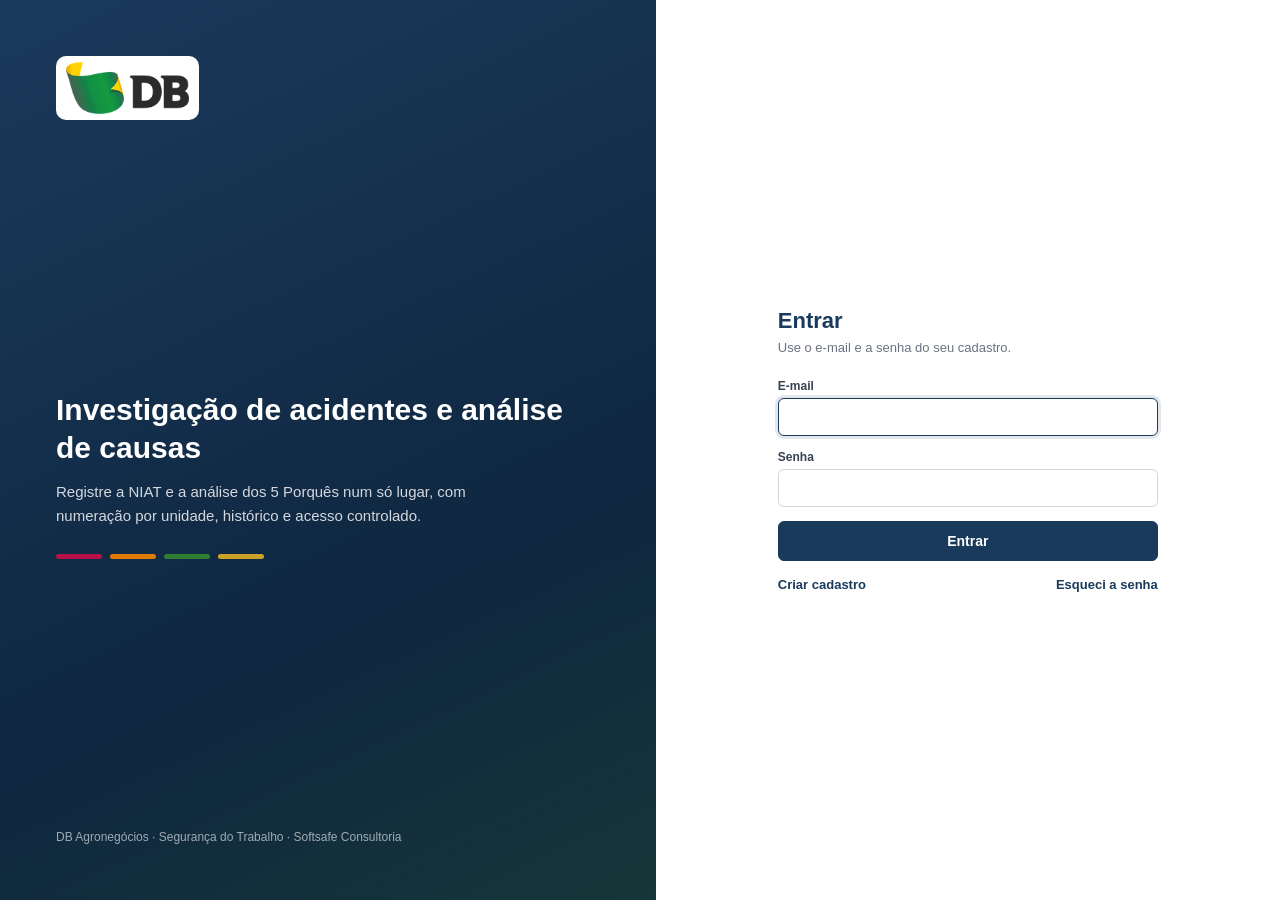
<file: painel.html>
<!DOCTYPE html>
<html lang="pt-BR">
<head>
<meta charset="UTF-8">
<meta name="viewport" content="width=device-width, initial-scale=1.0">
<title>Painel de acompanhamento — Sistema SST</title>
<link rel="icon" href="img/favicon.png">
<link rel="stylesheet" href="css/app.css">
<style>
  .viz-root {
    --surface-1: #ffffff;
    --text-primary: #1a1a1a;
    --text-secondary: #52514e;
    --grid: #eceef1;
    --st-concluida: #0ca30c; --st-andamento: #2a78d6; --st-pendente: #eda100; --st-atrasada: #d03b3b; --st-cancelada: #9aa5b1;
  }
  .sst-main.painel { max-width: 1320px; }
  .filtros.painel-f { grid-template-columns: repeat(5, 1fr) auto; align-items: end; }
  .filtros.painel-f label { display: flex; flex-direction: column; gap: 3px; font-size: 11px; color: var(--cinza); font-weight: 600; }
  @media (max-width: 980px) { .filtros.painel-f { grid-template-columns: 1fr 1fr; } }

  .kpis { display: grid; grid-template-columns: repeat(6, 1fr); gap: 12px; margin-bottom: 16px; }
  @media (max-width: 1100px) { .kpis { grid-template-columns: repeat(3, 1fr); } }
  @media (max-width: 600px) { .kpis { grid-template-columns: repeat(2, 1fr); } }
  .kpi { padding: 14px 16px; position: relative; }
  .kpi .v { font-size: 28px; font-weight: 700; color: var(--text-primary); line-height: 1.1; }
  .kpi .r { font-size: 12px; color: var(--text-secondary); margin-top: 4px; }
  .kpi .s { font-size: 11px; color: var(--cinza); margin-top: 2px; }
  .kpi.alerta-kpi { border-left: 4px solid var(--st-atrasada); }
  .kpi.alerta-kpi .v { color: var(--st-atrasada); }
  .kpi .medidor { height: 6px; border-radius: 3px; background: var(--grid); margin-top: 8px; overflow: hidden; }
  .kpi .medidor span { display: block; height: 100%; background: var(--st-concluida); border-radius: 3px; }

  .grade-graf { display: grid; grid-template-columns: 1.35fr 1fr; gap: 16px; margin-bottom: 16px; }
  @media (max-width: 1000px) { .grade-graf { grid-template-columns: 1fr; } }
  .graf { padding: 16px 18px; }
  .graf h3, .bloco h3 { margin: 0 0 2px; font-size: 15px; color: var(--azul); }
  .graf p.sub, .bloco p.sub { margin: 0 0 12px; font-size: 12px; color: var(--cinza); }
  .graf .area { position: relative; height: 280px; }
  .bloco { margin-bottom: 16px; }
  .bloco .cab { display: flex; justify-content: space-between; align-items: flex-end; gap: 12px; padding: 16px 18px 10px; flex-wrap: wrap; }
  .bloco table.tabela td, .bloco table.tabela th { padding: 9px 10px; }
  .bloco table.tabela tbody tr { cursor: default; }
  .num-r { text-align: right; font-variant-numeric: tabular-nums; }
  b.atr { color: var(--st-atrasada); display: inline-flex; align-items: center; gap: 3px; }
  .kpi .r { display: flex; align-items: center; gap: 4px; }

  .progresso { display: flex; align-items: center; gap: 8px; min-width: 150px; }
  .progresso .barra { flex: 1; height: 8px; border-radius: 4px; background: var(--grid); overflow: hidden; display: flex; gap: 2px; }
  .progresso .barra span { display: block; height: 100%; }
  .progresso .barra span:first-child { border-radius: 4px 0 0 4px; }
  .progresso .barra span:last-child { border-radius: 0 4px 4px 0; }
  .progresso small { font-size: 11px; color: var(--text-secondary); white-space: nowrap; font-variant-numeric: tabular-nums; }

  .st { display: inline-flex; align-items: center; gap: 5px; font-size: 11px; font-weight: 700; white-space: nowrap; color: var(--text-primary); }
  .st i { width: 9px; height: 9px; border-radius: 50%; display: inline-block; }
  .no-plano { font-size: 11px; color: var(--cinza); white-space: nowrap; }

  .acoes-f { display: flex; gap: 8px; flex-wrap: wrap; }
  .acoes-f select, .acoes-f input { font: inherit; font-size: 12px; padding: 6px 8px; border: 1px solid #cfd5dd; border-radius: 6px; }
  select.mudar-st { font: inherit; font-size: 12px; padding: 4px 6px; border: 1px solid #dfe3e8; border-radius: 6px; background: #fff; cursor: pointer; }
  select.mudar-st:disabled { background: transparent; border-color: transparent; cursor: default; appearance: none; color: inherit; }
  .prazo-atr { color: var(--st-atrasada); font-weight: 700; }
  .dias { display: block; font-size: 10px; color: var(--st-atrasada); }
  a.rel { color: var(--azul); font-weight: 700; text-decoration: none; font-family: Consolas, "Courier New", monospace; font-size: 12px; white-space: nowrap; }
  a.rel:hover { text-decoration: underline; }
  .vazio-p { padding: 26px; text-align: center; color: var(--cinza); font-size: 13px; }

  .so-impressao { display: none !important; }
  .ver-tabela { font-size: 11px; color: var(--azul); background: none; border: none; cursor: pointer; padding: 0; font-weight: 600; }

  @media print {
    @page { size: A4 landscape; margin: 12mm; }
    body.sst-app { background: #fff; }
    .sst-main.painel { padding: 0; max-width: none; }
    .so-impressao { display: flex !important; }
    .sem-impressao, .sst-titulo .acoes-topo, .filtros, .acoes-f, .ver-tabela { display: none !important; }
    .sst-card { box-shadow: none; border-color: #d0d5dc; }
    .grade-graf { grid-template-columns: 1fr 1fr; }
    .graf .area { height: 230px; }
    .bloco, .graf, .kpis { break-inside: avoid; }
    .bloco.longo { break-inside: auto; }
    table.tabela th { background: #f2f4f7 !important; -webkit-print-color-adjust: exact; print-color-adjust: exact; }
    .progresso .barra, .st i, .etapa, .kpi .medidor { -webkit-print-color-adjust: exact; print-color-adjust: exact; }
    select.mudar-st, #sst-toasts { display: none !important; }
    .tabela-wrap { overflow: visible; }
  }
  .cab-impressao { display: flex; align-items: center; gap: 16px; border-bottom: 3px solid var(--azul); padding-bottom: 10px; margin-bottom: 14px; }
  .cab-impressao img { height: 46px; }
  .cab-impressao h1 { margin: 0; font-size: 20px; color: var(--azul); }
  .cab-impressao p { margin: 2px 0 0; font-size: 12px; color: var(--cinza); }
</style>
</head>
<body class="sst-app">
<header id="sst-appbar"></header>

<main class="sst-main painel viz-root">
  <div class="so-impressao cab-impressao">
    <img src="img/logo-db.png" alt="DB Agronegócios">
    <div>
      <h1>Relatório de acompanhamento — Segurança do Trabalho</h1>
      <p id="imp-info"></p>
    </div>
  </div>

  <div class="sst-titulo sem-impressao">
    <div>
      <h1 id="titulo-painel">Painel de acompanhamento</h1>
      <p id="sub">Painel de acompanhamento: em que pé está cada relatório e cada ação.</p>
    </div>
    <div class="acoes-topo" style="display:flex;gap:8px;flex-wrap:wrap">
      <a class="btn" href="relatorio-geral.html"><i data-ic="file-text"></i><span>Relatório geral</span></a>
      <button class="btn" id="b-csv" type="button"><i data-ic="file-spreadsheet"></i><span>Exportar ações</span></button>
      <button class="btn" id="b-imprimir" type="button"><i data-ic="printer"></i><span>Imprimir painel</span></button>
      <a class="btn" href="cincoporques.html"><i data-ic="list-tree"></i><span>Novo 5 Porquês</span></a>
      <a class="btn primario" href="niat.html"><i data-ic="file-plus-2"></i><span>Nova NIAT</span></a>
    </div>
  </div>

  <div class="sst-card filtros painel-f">
    <label id="lb-tecnico">Técnico responsável<select id="f-tecnico"><option value="">Todos</option></select></label>
    <label>Unidade<select id="f-unidade"><option value="">Todas</option></select></label>
    <label>Ano da ocorrência<select id="f-ano"><option value="">Todos</option></select></label>
    <label>Tipo<select id="f-tipo"><option value="">NIAT e 5 Porquês</option><option value="niat">Só NIAT</option><option value="5pq">Só 5 Porquês</option></select></label>
    <label>Classificação<select id="f-classif"><option value="">Todas</option><option value="grave">Grave</option><option value="leve">Leve</option><option value="incidente">Incidente / Quase acidente</option></select></label>
    <button class="btn pequeno" id="b-limpar" type="button" style="height:36px">Limpar</button>
  </div>

  <div class="kpis" id="kpis"></div>

  <div class="grade-graf">
    <section class="sst-card graf">
      <h3 id="g1-tit">Ações por técnico</h3>
      <p class="sub">Situação das ações de cada técnico responsável. Passe o mouse para ver os números.</p>
      <div class="area"><canvas id="g-tecnico" role="img" aria-label="Ações por técnico, por situação"></canvas></div>
    </section>
    <section class="sst-card graf">
      <h3>Relatórios por mês</h3>
      <p class="sub">Data da ocorrência, por classificação.</p>
      <div class="area"><canvas id="g-mes" role="img" aria-label="Relatórios por mês e classificação"></canvas></div>
    </section>
  </div>

  <section class="sst-card bloco" id="bl-tecnico">
    <div class="cab"><div><h3>Situação por técnico</h3><p class="sub" style="margin:0">Relatórios por etapa e andamento das ações de cada técnico.</p></div></div>
    <div class="tabela-wrap" id="t-tecnico"></div>
  </section>

  <section class="sst-card bloco longo">
    <div class="cab"><div><h3>Situação por relatório</h3><p class="sub" style="margin:0">Etapa de cada relatório e quanto do plano de ação já foi feito.</p></div>
      <div class="acoes-f"><select id="f-etapa"><option value="">Todas as etapas</option></select></div>
    </div>
    <div class="tabela-wrap" id="t-relatorio"></div>
  </section>

  <div class="grade-graf" style="grid-template-columns:1fr 1fr">
    <section class="sst-card bloco" style="margin:0">
      <div class="cab"><div><h3>Quem está com as ações</h3><p class="sub" style="margin:0">Pelo campo "Quem irá fazer" do plano de ação das NIATs.</p></div></div>
      <div class="tabela-wrap" id="t-executor"></div>
    </section>
    <section class="sst-card graf" style="margin:0">
      <h3>Relatórios por unidade</h3>
      <p class="sub">Quantidade no filtro atual.</p>
      <div class="area"><canvas id="g-unidade" role="img" aria-label="Relatórios por unidade"></canvas></div>
    </section>
  </div>

  <section class="sst-card bloco longo" style="margin-top:16px">
    <div class="cab">
      <div><h3>Lista de ações</h3><p class="sub" style="margin:0" id="acoes-sub">Atrasadas primeiro. Mude o status direto aqui.</p></div>
      <div class="acoes-f">
        <select id="fa-status">
          <option value="abertas">Só abertas (pendente, em andamento, atrasada)</option>
          <option value="">Todas</option>
          <option value="atrasada">Atrasadas</option>
          <option value="pendente">Pendentes</option>
          <option value="andamento">Em andamento</option>
          <option value="concluida">Concluídas</option>
          <option value="cancelada">Canceladas</option>
        </select>
        <input id="fa-busca" type="search" placeholder="Pesquisar ação ou pessoa…">
      </div>
    </div>
    <div class="tabela-wrap" id="t-acoes"></div>
  </section>
</main>

<script src="js/vendor/supabase.js"></script>
<script src="js/vendor/chart.umd.min.js"></script>
<script src="js/icones.js"></script>
<script src="js/config.js"></script>
<script src="js/app.js"></script>
<script>
const { sb, esc, toast, traduzErro, CLASSIF, STATUS_ACAO } = SST;
const $ = id => document.getElementById(id);
const css = n => getComputedStyle(document.querySelector('.viz-root')).getPropertyValue(n).trim();
const ORDEM_ST = ['concluida', 'andamento', 'pendente', 'atrasada'];
const ETAPAS = Object.fromEntries(Object.entries(SST.ETAPAS).map(([k, v]) => [k, v.rotulo]));
const COR_CLASSIF = { grave: '#B71247', leve: '#E07B00', incidente: '#2e7d32' };
const MESES = ['jan', 'fev', 'mar', 'abr', 'mai', 'jun', 'jul', 'ago', 'set', 'out', 'nov', 'dez'];

let perfil, relatorios = [], acoes = [], graficos = {};
const norm = t => String(t || '').normalize('NFD').replace(/[̀-ͯ]/g, '').toLowerCase().trim();
const nomeBonito = t => String(t || '').trim().replace(/\s+/g, ' ').toLowerCase().replace(/(^|\s)\S/g, c => c.toUpperCase());

// ── Dados ─────────────────────────────────────────────────────────
function extrairAcoes(r) {
  const d = r.dados || {};
  const base = { rid: r.id, numero: r.numero, tipo: r.tipo, unidade: r.unidade, unidade_nome: r.unidade_nome,
                 tecnico: r.responsavel, tecnico_nome: r.responsavel_nome || '—', classificacao: r.classificacao };
  const out = [];
  if (r.tipo === 'niat') (d.acoes || []).forEach((a, i) => {
    if (!(a.oque || '').trim()) return;
    out.push({ ...base, chave: a.id || 'i' + i, origem: 'Plano de ação', oque: a.oque, quem: a.quem || '', prazo: a.quando || '',
               status: a.status || 'pendente', concluida_em: a.concluida_em || null });
  });
  // As ações do 5 Porquês são passadas para o plano de ação da NIAT: só a NIAT conta
  out.forEach(a => { a.sit = SST.situacaoAcao(a); a.prazoISO = SST.dataISO(a.prazo); });
  return out;
}
function etapa(r) { return SST.ETAPAS[r.situacao] ? r.situacao : 'investigacao'; }
// Aviso: marcada como concluída mas ainda com ação aberta
function alertaEtapa(r, c) { return (r.situacao === 'concluido' && c.abertas) ? `<span class="etapa-desde longo">${c.abertas} ação(ões) ainda aberta(s)</span>` : ''; }
function desdeTxt(r) {
  if (!['investigacao', 'aguardando', 'acoes'].includes(r.situacao)) return '';
  const d = SST.diasDesde(r.situacao_desde);
  if (d === null) return '';
  return `<span class="etapa-desde ${r.situacao === 'aguardando' && d > 30 ? 'longo' : ''}" ${r.situacao_obs ? `title="${esc(r.situacao_obs)}"` : ''}>${d === 0 ? 'desde hoje' : d === 1 ? 'há 1 dia' : `há ${d} dias`}${r.situacao_obs ? ' · ' + esc(r.situacao_obs.slice(0, 40)) + (r.situacao_obs.length > 40 ? '…' : '') : ''}</span>`;
}

async function carregar() {
  const [{ data: rs, error: e1 }, { data: ls, error: e2 }] = await Promise.all([
    sb.from('relatorios').select('id,tipo,numero,unidade,responsavel,classificacao,situacao,situacao_desde,situacao_obs,data_ocorrencia,niat_id,ano,dados,atualizado_em'),
    sb.from('lista_relatorios').select('id,unidade_nome,responsavel_nome,niat_numero')
  ]);
  if (e1 || e2) throw (e1 || e2);
  const nomes = Object.fromEntries(ls.map(l => [l.id, l]));
  relatorios = rs.map(r => ({ ...r, unidade_nome: (nomes[r.id] || {}).unidade_nome || r.unidade, responsavel_nome: (nomes[r.id] || {}).responsavel_nome || '—', niat_numero: (nomes[r.id] || {}).niat_numero || null }));
  relatorios.forEach(r => { r._acoes = extrairAcoes(r); r._etapa = etapa(r); });
}

// ── Filtros ───────────────────────────────────────────────────────
function filtrados() {
  const f = { t: $('f-tecnico').value, u: $('f-unidade').value, a: $('f-ano').value, tp: $('f-tipo').value, c: $('f-classif').value };
  return relatorios.filter(r => (!f.t || r.responsavel === f.t) && (!f.u || r.unidade === f.u) &&
    (!f.a || String(r.ano) === f.a) && (!f.tp || r.tipo === f.tp) && (!f.c || r.classificacao === f.c));
}
function textoFiltros() {
  const partes = [];
  [['f-tecnico', 'Técnico'], ['f-unidade', 'Unidade'], ['f-ano', 'Ano'], ['f-tipo', 'Tipo'], ['f-classif', 'Classificação']].forEach(([id, rot]) => {
    const s = $(id); if (s.value) partes.push(`${rot}: ${s.selectedOptions[0].text}`);
  });
  return partes.length ? partes.join(' · ') : 'Sem filtros (todos os relatórios)';
}

// ── Indicadores ───────────────────────────────────────────────────
function contar(acs) {
  const c = { total: acs.length, concluida: 0, andamento: 0, pendente: 0, atrasada: 0, cancelada: 0 };
  acs.forEach(a => c[a.sit]++);
  c.abertas = c.pendente + c.andamento + c.atrasada;
  c.validas = c.total - c.cancelada;
  c.pct = c.validas ? Math.round(100 * c.concluida / c.validas) : null;
  return c;
}
function desenharKpis(rs, acs) {
  const c = contar(acs);
  const inv = rs.filter(r => r._etapa === 'investigacao').length;
  const agu = rs.filter(r => r._etapa === 'aguardando').length;
  const graves = rs.filter(r => r.classificacao === 'grave').length;
  const pl = (n, um, varios) => `${n} ${n === 1 ? um : varios}`;
  const k = (v, r, s = '', cls = '') => `<div class="sst-card kpi ${cls}"><div class="v">${v}</div><div class="r">${r}</div>${s}</div>`;
  $('kpis').innerHTML =
    k(rs.length, 'Relatórios', `<div class="s">${pl(rs.filter(r => r.tipo === 'niat').length, 'NIAT', 'NIATs')} · ${pl(rs.filter(r => r.tipo === '5pq').length, 'análise 5 Porquês', 'análises 5 Porquês')}</div>`) +
    k(inv, 'Em investigação', `<div class="s">${agu} aguardando / pausada(s)</div>`) +
    k(graves, 'Acidentes graves', '<div class="s">no filtro atual</div>') +
    k(c.abertas, 'Ações abertas', `<div class="s">${pl(c.pendente, 'pendente', 'pendentes')} · ${c.andamento} em andamento</div>`) +
    k(c.atrasada, SST.ic('triangle-alert', 13) + ' Ações atrasadas', '<div class="s">prazo vencido e não concluídas</div>', c.atrasada ? 'alerta-kpi' : '') +
    k(c.pct === null ? '—' : c.pct + '%', 'Ações concluídas',
      `<div class="medidor"><span style="width:${c.pct || 0}%"></span></div><div class="s">${c.concluida} de ${pl(c.validas, 'ação', 'ações')}</div>`);
}

// ── Gráficos ──────────────────────────────────────────────────────
Chart.defaults.font.family = '"Segoe UI", Arial, sans-serif';
Chart.defaults.font.size = 12;
Chart.defaults.color = '#52514e';
Chart.defaults.animation = false;
function grafico(id, cfg) {
  if (graficos[id]) graficos[id].destroy();
  graficos[id] = new Chart($(id), cfg);
}
const tooltip = { backgroundColor: '#1f2937', padding: 10, cornerRadius: 6, boxPadding: 4, usePointStyle: true };
const legenda = { position: 'top', align: 'start', labels: { usePointStyle: true, pointStyle: 'circle', boxWidth: 8, boxHeight: 8, padding: 14 } };
const eixo = (titulo) => ({ grid: { color: css('--grid') }, border: { display: false }, ticks: { precision: 0 }, title: titulo ? { display: true, text: titulo, color: '#6b7280', font: { size: 11 } } : undefined });

function desenharGraficos(rs, acs) {
  // 1) Ações por técnico (barras horizontais empilhadas por situação)
  const porTec = {};
  acs.forEach(a => { (porTec[a.tecnico_nome] = porTec[a.tecnico_nome] || []).push(a); });
  const tecs = Object.keys(porTec).sort((a, b) => porTec[b].length - porTec[a].length);
  const admin = perfil.papel === 'admin';
  $('g1-tit').textContent = admin ? 'Ações por técnico' : 'Minhas ações por situação';
  grafico('g-tecnico', {
    type: 'bar',
    data: { labels: tecs.length ? tecs : ['Sem ações'], datasets: ORDEM_ST.map(k => ({
      label: STATUS_ACAO[k].rotulo, data: tecs.map(t => porTec[t].filter(a => a.sit === k).length),
      backgroundColor: css('--st-' + k), borderColor: css('--surface-1'), borderWidth: 2, borderRadius: 4, borderSkipped: false, maxBarThickness: 28 })) },
    options: { indexAxis: 'y', maintainAspectRatio: false,
      plugins: { legend: legenda, tooltip: { ...tooltip, mode: 'index', callbacks: {
        footer: it => `Total: ${it.reduce((s, x) => s + x.parsed.x, 0)} ação(ões)` } } },
      scales: { x: { ...eixo('Ações'), stacked: true }, y: { stacked: true, grid: { display: false }, border: { display: false } } } }
  });

  // 2) Relatórios por mês (colunas empilhadas por classificação)
  const anoSel = $('f-ano').value;
  const comData = rs.filter(r => r.data_ocorrencia);
  let chaves;
  if (anoSel) chaves = MESES.map((_, i) => `${anoSel}-${String(i + 1).padStart(2, '0')}`);
  else {
    const set = [...new Set(comData.map(r => r.data_ocorrencia.slice(0, 7)))].sort();
    chaves = set.slice(-12);
  }
  const rot = chaves.map(k => `${MESES[+k.slice(5, 7) - 1]}/${k.slice(2, 4)}`);
  grafico('g-mes', {
    type: 'bar',
    data: { labels: rot.length ? rot : ['—'], datasets: ['grave', 'leve', 'incidente'].map(c => ({
      label: CLASSIF[c].curto === 'Incidente' ? 'Incidente / Quase acidente' : CLASSIF[c].curto,
      data: chaves.map(k => comData.filter(r => r.classificacao === c && r.data_ocorrencia.startsWith(k)).length),
      backgroundColor: COR_CLASSIF[c], borderColor: css('--surface-1'), borderWidth: 2, borderRadius: 4, borderSkipped: false, maxBarThickness: 34 })) },
    options: { maintainAspectRatio: false,
      plugins: { legend: legenda, tooltip: { ...tooltip, mode: 'index', callbacks: { footer: it => `Total: ${it.reduce((s, x) => s + x.parsed.y, 0)}` } } },
      scales: { x: { stacked: true, grid: { display: false }, border: { display: false } }, y: { ...eixo('Relatórios'), stacked: true } } }
  });

  // 3) Relatórios por unidade (uma série)
  const porUn = {};
  rs.forEach(r => porUn[r.unidade_nome] = (porUn[r.unidade_nome] || 0) + 1);
  const uns = Object.keys(porUn).sort((a, b) => porUn[b] - porUn[a]);
  grafico('g-unidade', {
    type: 'bar',
    data: { labels: uns.length ? uns : ['—'], datasets: [{ label: 'Relatórios', data: uns.map(u => porUn[u]),
      backgroundColor: '#2a78d6', borderRadius: 4, borderSkipped: false, maxBarThickness: 24 }] },
    options: { indexAxis: 'y', maintainAspectRatio: false, plugins: { legend: { display: false }, tooltip },
      scales: { x: eixo('Relatórios'), y: { grid: { display: false }, border: { display: false } } } }
  });
}

// ── Tabelas ───────────────────────────────────────────────────────
function barraProgresso(c) {
  if (!c.validas) return '<span class="sub" style="color:var(--cinza)">sem ações</span>';
  const seg = ORDEM_ST.map(k => c[k] ? `<span style="width:${100 * c[k] / c.validas}%;background:${css('--st-' + k)}" title="${STATUS_ACAO[k].rotulo}: ${c[k]}"></span>` : '').join('');
  return `<div class="progresso"><div class="barra">${seg}</div><small>${c.concluida}/${c.validas} · ${c.pct}%</small></div>`;
}
function proximoPrazo(acs) {
  const ab = acs.filter(a => ['pendente', 'andamento', 'atrasada'].includes(a.sit) && a.prazoISO).sort((a, b) => a.prazoISO.localeCompare(b.prazoISO));
  if (!ab.length) return '—';
  const a = ab[0];
  return a.sit === 'atrasada' ? `<span class="prazo-atr">${SST.dataBR(a.prazoISO)}</span>` : SST.dataBR(a.prazoISO);
}
function linkRel(r) {
  return `<a class="rel" href="${r.tipo === 'niat' ? 'niat.html' : 'cincoporques.html'}?id=${r.id || r.rid}">${esc(r.numero)}</a>`;
}

function tabelaTecnicos(rs) {
  const grupos = {};
  rs.forEach(r => (grupos[r.responsavel] = grupos[r.responsavel] || { nome: r.responsavel_nome, rs: [] }).rs.push(r));
  const linhas = Object.values(grupos).map(g => {
    const acs = g.rs.flatMap(r => r._acoes);
    const niats = g.rs.filter(r => r.tipo === 'niat');
    return { ...g, c: contar(acs), e: Object.fromEntries(Object.keys(ETAPAS).map(k => [k, niats.filter(r => r._etapa === k).length])),
             niatInv: niats.filter(r => r._etapa === 'investigacao').length, prox: proximoPrazo(acs) };
  }).sort((a, b) => b.c.atrasada - a.c.atrasada || b.c.abertas - a.c.abertas);
  if (!linhas.length) return '<div class="vazio-p">Nenhum relatório no filtro.</div>';
  return `<table class="tabela"><thead><tr>
      <th>Técnico</th><th class="num-r">NIATs</th><th class="num-r">5 Porquês</th><th class="num-r">Em investigação</th><th class="num-r">Aguardando</th><th class="num-r">Ações em execução</th><th class="num-r">Concluídas</th>
      <th class="num-r">Ações abertas</th><th class="num-r">Atrasadas</th><th>Andamento das ações</th><th>Próximo prazo</th></tr></thead><tbody>
    ${linhas.map(l => `<tr>
      <td><b>${esc(l.nome)}</b></td><td class="num-r">${l.rs.filter(r => r.tipo === 'niat').length}</td><td class="num-r">${l.rs.filter(r => r.tipo === '5pq').length}</td><td class="num-r">${l.niatInv}</td>
      <td class="num-r">${l.e.aguardando}</td><td class="num-r">${l.e.acoes}</td><td class="num-r">${l.e.concluido}</td>
      <td class="num-r">${l.c.abertas}</td><td class="num-r">${l.c.atrasada ? `<b class="atr">${SST.ic('triangle-alert', 13)} ${l.c.atrasada}</b>` : '0'}</td>
      <td>${barraProgresso(l.c)}</td><td>${l.prox}</td></tr>`).join('')}
    </tbody></table>`;
}

function tabelaRelatorios(rs) {
  const et = $('f-etapa').value;
  const ordemEt = { acoes: 0, investigacao: 1, aguardando: 2, concluido: 3, cancelado: 4 };
  const l = rs.filter(r => !et || r._etapa === et).map(r => ({ r, c: contar(r._acoes) }))
    .sort((a, b) => b.c.atrasada - a.c.atrasada || ordemEt[a.r._etapa] - ordemEt[b.r._etapa] || String(b.r.data_ocorrencia).localeCompare(String(a.r.data_ocorrencia)));
  if (!l.length) return '<div class="vazio-p">Nenhum relatório nesta etapa.</div>';
  const admin = perfil.papel === 'admin';
  return `<table class="tabela"><thead><tr>
      <th>Nº</th>${admin ? '<th>Técnico</th>' : ''}<th>Unidade</th><th>Ocorrência</th><th>Classificação</th><th>Etapa</th>
      <th>Ações</th><th class="num-r">Atrasadas</th><th>Próximo prazo</th></tr></thead><tbody>
    ${l.map(({ r, c }) => `<tr>
      <td>${linkRel(r)}</td>${admin ? `<td>${esc(r.responsavel_nome)}</td>` : ''}<td>${esc(r.unidade_nome)}</td>
      <td>${SST.dataBR(r.data_ocorrencia) || '—'}</td>
      <td>${r.classificacao ? `<span class="etiqueta ${r.classificacao}">${CLASSIF[r.classificacao].curto}</span>` : '—'}</td>
      <td>${SST.etiquetaEtapa(r._etapa)}${desdeTxt(r)}${alertaEtapa(r, c)}</td>
      <td>${r.tipo === '5pq' ? `<span class="no-plano">no plano de ação ${r.niat_numero ? 'da ' + esc(r.niat_numero) : 'da NIAT'}</span>` : barraProgresso(c)}</td>
      <td class="num-r">${r.tipo === '5pq' ? '—' : c.atrasada ? `<b class="atr">${SST.ic('triangle-alert', 13)} ${c.atrasada}</b>` : '0'}</td>
      <td>${proximoPrazo(r._acoes)}</td></tr>`).join('')}
    </tbody></table>`;
}

function tabelaExecutores(acs) {
  const g = {};
  acs.forEach(a => {
    const k = norm(a.quem) || '(não informado)';
    (g[k] = g[k] || { nome: a.quem ? a.quem.trim().replace(/\s+/g, ' ') : '(não informado)', acs: [] }).acs.push(a);
  });
  const l = Object.values(g).map(x => ({ ...x, c: contar(x.acs), prox: proximoPrazo(x.acs) }))
    .sort((a, b) => b.c.atrasada - a.c.atrasada || b.c.abertas - a.c.abertas || a.nome.localeCompare(b.nome));
  if (!l.length) return '<div class="vazio-p">Nenhuma ação cadastrada.</div>';
  return `<table class="tabela"><thead><tr><th>Quem</th><th class="num-r">Abertas</th><th class="num-r">Atrasadas</th><th class="num-r">Concluídas</th><th>Próximo prazo</th></tr></thead><tbody>
    ${l.map(x => `<tr><td><b>${esc(x.nome)}</b></td><td class="num-r">${x.c.abertas}</td>
      <td class="num-r">${x.c.atrasada ? `<b class="atr">${SST.ic('triangle-alert', 13)} ${x.c.atrasada}</b>` : '0'}</td>
      <td class="num-r">${x.c.concluida}</td><td>${x.prox}</td></tr>`).join('')}</tbody></table>`;
}

function acoesFiltradas(acs) {
  const st = $('fa-status').value, termos = norm($('fa-busca').value).split(/\s+/).filter(Boolean);
  const ordem = { atrasada: 0, andamento: 1, pendente: 2, concluida: 3, cancelada: 4 };
  return acs.filter(a => (st === 'abertas' ? ['pendente', 'andamento', 'atrasada'].includes(a.sit) : !st || a.sit === st) &&
      termos.every(t => norm([a.oque, a.quem, a.numero, a.tecnico_nome, a.unidade_nome].join(' ')).includes(t)))
    .sort((a, b) => ordem[a.sit] - ordem[b.sit] || (a.prazoISO || '9999').localeCompare(b.prazoISO || '9999'));
}
function tabelaAcoes(acs) {
  const l = acoesFiltradas(acs);
  if (!l.length) return '<div class="vazio-p">Nenhuma ação com este filtro.</div>';
  const admin = perfil.papel === 'admin', hoje = SST.hojeISO();
  return `<table class="tabela"><thead><tr><th>Situação</th><th style="width:34%">Ação</th><th>Quem</th><th>Prazo</th>
      <th>Relatório</th>${admin ? '<th>Técnico</th>' : ''}<th>Concluída em</th></tr></thead><tbody>
    ${l.map(a => {
      const dias = a.sit === 'atrasada' && a.prazoISO ? Math.round((new Date(hoje) - new Date(a.prazoISO)) / 864e5) : 0;
      return `<tr>
        <td><span class="st"><i style="background:${css('--st-' + a.sit)}"></i>${STATUS_ACAO[a.sit].rotulo}</span><br>
          <select class="mudar-st" data-rid="${a.rid}" data-chave="${esc(a.chave)}" title="Mudar status">${SST.opcoesStatus(a.status)}</select></td>
        <td>${esc(a.oque)}<span class="sub">${esc(a.origem)}</span></td>
        <td>${esc(a.quem) || '<span class="sub">—</span>'}</td>
        <td class="${a.sit === 'atrasada' ? 'prazo-atr' : ''}">${a.prazoISO ? SST.dataBR(a.prazoISO) : esc(a.prazo || '—')}${dias ? `<span class="dias">${dias} dia(s) de atraso</span>` : ''}</td>
        <td>${linkRel(a)}<span class="sub">${esc(a.unidade_nome)}</span></td>
        ${admin ? `<td>${esc(a.tecnico_nome)}</td>` : ''}
        <td>${a.concluida_em ? SST.dataBR(a.concluida_em) : '—'}</td></tr>`;
    }).join('')}</tbody></table>`;
}

// Muda o status da ação dentro do relatório (relê o relatório antes, para não perder edições)
async function mudarStatus(sel) {
  const { rid, chave } = sel.dataset, novo = sel.value;
  sel.disabled = true;
  try {
    const { data, error } = await sb.from('relatorios').select('tipo,dados').eq('id', rid).single();
    if (error) throw error;
    const d = data.dados || {};
    let alvo = null;
    if (data.tipo === 'niat') {
      (d.acoes || []).forEach((a, i) => { if ((a.id || 'i' + i) === chave) alvo = a; });
    } else {
      (d.cadeias || []).forEach((c, ci) => c.forEach((l, li) => { if ((l.id || `c${ci}_${li}`) === chave) alvo = l; }));
    }
    if (!alvo) throw new Error('Ação não encontrada. O relatório pode ter sido alterado; recarregue a página.');
    alvo.status = novo; SST.ajustarConclusao(alvo);
    if (!alvo.id) alvo.id = SST.novoId();
    const { error: e2 } = await sb.from('relatorios').update({ dados: d }).eq('id', rid);
    if (e2) throw e2;
    const r = relatorios.find(x => x.id === rid);
    r.dados = d; r._acoes = extrairAcoes(r); r._etapa = etapa(r);
    toast(`Ação marcada como "${STATUS_ACAO[novo].rotulo}".`, 'ok');
    desenhar();
  } catch (e) { toast(traduzErro(e), 'erro', 6000); desenhar(); }
}

function exportarCSV() {
  const l = acoesFiltradas(filtrados().flatMap(r => r._acoes));
  const q = v => `"${String(v ?? '').replace(/"/g, '""').replace(/\r?\n/g, ' ')}"`;
  const cab = ['Situação', 'Status informado', 'Ação', 'Origem', 'Quem', 'Prazo', 'Concluída em', 'Relatório', 'Tipo', 'Unidade', 'Classificação', 'Técnico responsável'];
  const linhas = l.map(a => [STATUS_ACAO[a.sit].rotulo, STATUS_ACAO[a.status].rotulo, a.oque, a.origem, a.quem, a.prazoISO ? SST.dataBR(a.prazoISO) : a.prazo,
    a.concluida_em ? SST.dataBR(a.concluida_em) : '', a.numero, a.tipo === 'niat' ? 'NIAT' : '5 Porquês', a.unidade_nome,
    a.classificacao ? CLASSIF[a.classificacao].rotulo : '', a.tecnico_nome].map(q).join(';'));
  const a = document.createElement('a');
  a.href = URL.createObjectURL(new Blob(['﻿' + [cab.map(q).join(';'), ...linhas].join('\r\n')], { type: 'text/csv;charset=utf-8' }));
  a.download = `acoes-sst-${SST.hojeISO()}.csv`;
  a.click();
}

function desenhar() {
  const rs = filtrados();
  const acs = rs.flatMap(r => r._acoes);
  desenharKpis(rs, acs);
  desenharGraficos(rs, acs);
  $('t-tecnico').innerHTML = tabelaTecnicos(rs);
  $('t-relatorio').innerHTML = tabelaRelatorios(rs);
  $('t-executor').innerHTML = tabelaExecutores(acs);
  $('t-acoes').innerHTML = tabelaAcoes(acs);
  document.querySelectorAll('select.mudar-st').forEach(s => s.onchange = () => mudarStatus(s));
  $('imp-info').textContent = `Gerado em ${SST.dataHoraBR(new Date().toISOString())} por ${perfil.nome} · ${textoFiltros()}`;
}

(async function () {
  try { perfil = await SST.exigirLogin(); } catch (e) { return; }
  await SST.barra(perfil, 'painel');
  const admin = perfil.papel === 'admin';
  if (admin) $('titulo-painel').textContent = `Olá, ${SST.primeiroNome(perfil.nome)}`;
  if (!admin) {
    $('lb-tecnico').hidden = true;
    $('bl-tecnico').hidden = true;
    $('sub').textContent = 'Em que pé estão os seus relatórios e as suas ações.';
    document.querySelectorAll('.acoes-topo a[href="niat.html"], .acoes-topo a[href="cincoporques.html"]').forEach(a => a.remove());
  }
  try { await carregar(); } catch (e) { return toast(traduzErro(e), 'erro', 6000); }

  const tecs = {}; relatorios.forEach(r => tecs[r.responsavel] = r.responsavel_nome);
  $('f-tecnico').innerHTML += Object.entries(tecs).sort((a, b) => a[1].localeCompare(b[1])).map(([id, n]) => `<option value="${id}">${esc(n)}</option>`).join('');
  (await SST.unidades()).forEach(u => $('f-unidade').insertAdjacentHTML('beforeend', `<option value="${esc(u.sigla)}">${esc(u.nome)}</option>`));
  [...new Set(relatorios.map(r => r.ano))].sort((a, b) => b - a).forEach(a => $('f-ano').insertAdjacentHTML('beforeend', `<option>${a}</option>`));
  const anoAtual = String(new Date().getFullYear());
  if ([...$('f-ano').options].some(o => o.value === anoAtual)) $('f-ano').value = anoAtual;
  if (SST.param('tecnico')) $('f-tecnico').value = SST.param('tecnico');

  $('f-etapa').insertAdjacentHTML('beforeend', SST.opcoesEtapa('niat', '').replace(' selected', ''));
  $('f-etapa').value = '';
  ['f-tecnico', 'f-unidade', 'f-ano', 'f-tipo', 'f-classif', 'f-etapa', 'fa-status'].forEach(id => $(id).addEventListener('change', desenhar));
  $('fa-busca').addEventListener('input', () => { $('t-acoes').innerHTML = tabelaAcoes(filtrados().flatMap(r => r._acoes)); document.querySelectorAll('select.mudar-st').forEach(s => s.onchange = () => mudarStatus(s)); });
  $('b-limpar').onclick = () => { ['f-tecnico', 'f-unidade', 'f-ano', 'f-tipo', 'f-classif'].forEach(id => $(id).value = ''); desenhar(); };
  $('b-csv').onclick = exportarCSV;
  $('b-imprimir').onclick = () => {
    // No relatório impresso entram todas as ações do filtro, não só as abertas
    const anterior = $('fa-status').value;
    $('fa-status').value = ''; desenhar();
    Object.values(graficos).forEach(g => g.resize());
    setTimeout(() => { window.print(); $('fa-status').value = anterior; desenhar(); }, 150);
  };
  window.addEventListener('beforeprint', () => Object.values(graficos).forEach(g => g.resize()));
  desenhar();
})();
</script>
</body>
</html>
</file>
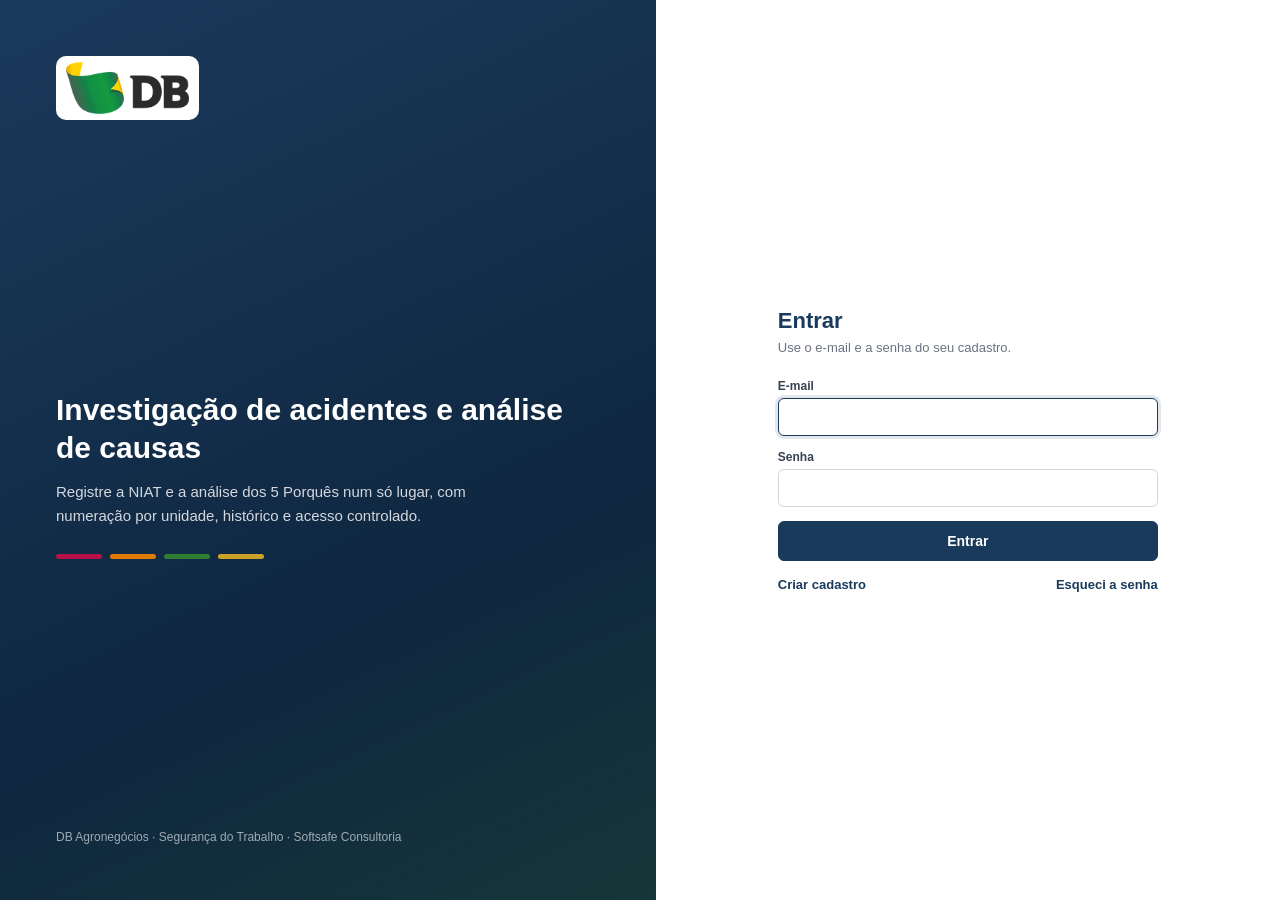
<file: relatorio-geral.html>
<!DOCTYPE html>
<html lang="pt-BR">
<head>
<meta charset="UTF-8">
<meta name="viewport" content="width=device-width, initial-scale=1.0">
<title>Relatório geral das investigações — Sistema SST</title>
<link rel="icon" href="img/favicon.png">
<link rel="stylesheet" href="css/app.css">
<style>
  :root { --st-concluida: #0ca30c; --st-andamento: #2a78d6; --st-pendente: #eda100; --st-atrasada: #d03b3b; --st-cancelada: #9aa5b1; }
  .sst-main.rg { max-width: 1320px; }
  .filtros.rg-f { grid-template-columns: repeat(6, 1fr) auto; align-items: end; }
  .filtros.rg-f label { display: flex; flex-direction: column; gap: 3px; font-size: 11px; color: var(--cinza); font-weight: 600; }
  @media (max-width: 1000px) { .filtros.rg-f { grid-template-columns: 1fr 1fr; } }

  .resumo { display: flex; gap: 10px; flex-wrap: wrap; margin-bottom: 14px; }
  .resumo .item { background: #fff; border: 1px solid var(--borda); border-radius: 8px; padding: 10px 14px; min-width: 130px; }
  .resumo .item b { display: block; font-size: 22px; color: var(--texto); }
  .resumo .item span { font-size: 12px; color: var(--cinza); }
  .resumo .item.atr b { color: var(--st-atrasada); }

  .modo { display: inline-flex; border: 1px solid var(--borda); border-radius: 8px; overflow: hidden; background: #fff; }
  .modo button { border: none; background: none; padding: 8px 14px; font: inherit; font-size: 13px; cursor: pointer; color: var(--cinza); }
  .modo button.on { background: var(--azul); color: #fff; font-weight: 600; }

  .inv { margin-bottom: 14px; overflow: hidden; }
  .inv.filho { margin-left: 28px; border-left: 4px solid var(--dourado); }
  .inv-cab { display: grid; grid-template-columns: auto 1fr auto; gap: 14px; align-items: start; padding: 14px 18px 10px; border-bottom: 1px solid #eef0f3; }
  .inv-cab .num { font-family: Consolas, "Courier New", monospace; font-weight: 700; font-size: 16px; color: var(--azul); text-decoration: none; white-space: nowrap; }
  .inv-cab .num:hover { text-decoration: underline; }
  .inv-cab .meta { display: flex; flex-wrap: wrap; gap: 4px 16px; font-size: 12px; color: #374151; }
  .inv-cab .meta span b { color: var(--cinza); font-weight: 600; margin-right: 3px; }
  .inv-cab .tags { display: flex; gap: 6px; flex-wrap: wrap; justify-content: flex-end; }
  .inv-desc { padding: 8px 18px; font-size: 12.5px; color: #374151; display: grid; grid-template-columns: 1fr 1fr; gap: 6px 22px; background: #fafbfc; border-bottom: 1px solid #eef0f3; }
  .inv-desc b { display: block; font-size: 10px; text-transform: uppercase; letter-spacing: .5px; color: var(--cinza); margin-bottom: 1px; }
  @media (max-width: 800px) { .inv-desc, .inv-cab { grid-template-columns: 1fr; } .inv-cab .tags { justify-content: flex-start; } }

  table.tabela.acoes-t td, table.tabela.acoes-t th { padding: 8px 10px; font-size: 12.5px; vertical-align: top; }
  table.tabela.acoes-t tbody tr { cursor: default; }
  .origem { font-size: 11px; color: var(--cinza); display: block; margin-top: 2px; }
  .origem b { color: #374151; font-weight: 600; }
  .fonte { display: block; font-size: 10px; color: #9aa5b1; font-style: italic; }
  .st { display: inline-flex; align-items: center; gap: 5px; font-size: 11.5px; font-weight: 700; white-space: nowrap; }
  .st i { width: 9px; height: 9px; border-radius: 50%; display: inline-block; flex-shrink: 0; }
  .prazo-atr { color: var(--st-atrasada); font-weight: 700; }
  .dias { display: block; font-size: 10px; color: var(--st-atrasada); }
  .sem-acoes { padding: 12px 18px; font-size: 12.5px; color: #8a6510; background: #fffaf0; }
  .no-plano { padding: 12px 18px; font-size: 12.5px; color: var(--cinza); background: #fafbfc; }
  a.rel { color: var(--azul); font-weight: 700; text-decoration: none; font-family: Consolas, "Courier New", monospace; font-size: 12px; white-space: nowrap; }

  .so-impressao { display: none !important; }
  .cab-impressao { align-items: center; gap: 16px; border-bottom: 3px solid var(--azul); padding-bottom: 10px; margin-bottom: 14px; }
  .cab-impressao img { height: 46px; }
  .cab-impressao h1 { margin: 0; font-size: 20px; color: var(--azul); }
  .cab-impressao p { margin: 2px 0 0; font-size: 12px; color: var(--cinza); }
  @media print {
    @page { size: A4 landscape; margin: 11mm; }
    body.sst-app { background: #fff; }
    .sst-main.rg { padding: 0; max-width: none; }
    .so-impressao { display: flex !important; }
    .sem-impressao, .filtros, .modo { display: none !important; }
    .sst-card { box-shadow: none; border-color: #cfd5dc; }
    .inv { break-inside: avoid; }
    .inv.grande { break-inside: auto; }
    table.tabela th, .inv-desc, .etapa, .etiqueta, .st i, .sem-acoes { -webkit-print-color-adjust: exact; print-color-adjust: exact; }
    .tabela-wrap { overflow: visible; }
  }
</style>
</head>
<body class="sst-app">
<header id="sst-appbar"></header>

<main class="sst-main rg">
  <div class="so-impressao cab-impressao">
    <img src="img/logo-db.png" alt="DB Agronegócios">
    <div><h1>Relatório geral das investigações</h1><p id="imp-info"></p></div>
  </div>

  <div class="sst-titulo sem-impressao">
    <div>
      <h1>Relatório geral das investigações</h1>
      <p>Todas as investigações e suas ações: de onde cada ação veio, quem gerou e quem precisa executar. As ações contadas são as do plano de ação das NIATs.</p>
    </div>
    <div style="display:flex;gap:8px;flex-wrap:wrap;align-items:center">
      <div class="modo" role="group" aria-label="Forma de exibir">
        <button type="button" data-modo="grupo" class="on">Por investigação</button>
        <button type="button" data-modo="tabela">Tabela única</button>
      </div>
      <button class="btn" id="b-csv" type="button"><i data-ic="file-spreadsheet"></i><span>Exportar planilha</span></button>
      <button class="btn primario" id="b-imprimir" type="button"><i data-ic="printer"></i><span>Imprimir / PDF</span></button>
    </div>
  </div>

  <div class="sst-card filtros rg-f">
    <label id="lb-tecnico">Técnico responsável<select id="f-tecnico"><option value="">Todos</option></select></label>
    <label>Unidade<select id="f-unidade"><option value="">Todas</option></select></label>
    <label>Ano da ocorrência<select id="f-ano"><option value="">Todos</option></select></label>
    <label>Classificação<select id="f-classif"><option value="">Todas</option><option value="grave">Grave</option><option value="leve">Leve</option><option value="incidente">Incidente / Quase acidente</option></select></label>
    <label>Situação da ação<select id="f-st">
      <option value="">Todas</option><option value="abertas">Abertas (pendente, em andamento, atrasada)</option>
      <option value="atrasada">Atrasadas</option><option value="pendente">Pendentes</option><option value="andamento">Em andamento</option>
      <option value="concluida">Concluídas</option><option value="cancelada">Canceladas</option></select></label>
    <label>Pesquisar<input id="f-busca" type="search" placeholder="ação, pessoa, nº…"></label>
    <button class="btn pequeno" id="b-limpar" type="button" style="height:36px">Limpar</button>
  </div>

  <div class="resumo" id="resumo"></div>
  <div id="saida"><div class="carregando" style="min-height:200px"><div><div class="giro"></div>Carregando…</div></div></div>
</main>

<script src="js/vendor/supabase.js"></script>
<script src="js/icones.js"></script>
<script src="js/config.js"></script>
<script src="js/app.js"></script>
<script>
const { sb, esc, toast, traduzErro, CLASSIF, STATUS_ACAO } = SST;
const $ = id => document.getElementById(id);
const ETAPAS = Object.fromEntries(Object.entries(SST.ETAPAS).map(([k, v]) => [k, v.rotulo]));
const COR = { concluida: '#0ca30c', andamento: '#2a78d6', pendente: '#eda100', atrasada: '#d03b3b', cancelada: '#9aa5b1' };
const norm = t => String(t || '').normalize('NFD').replace(/[̀-ͯ]/g, '').toLowerCase();
let perfil, relatorios = [], modo = 'grupo';

// Quem gerou a ação: gravado na ação → histórico → autor do relatório
function geradoresPeloHistorico(log) {
  const m = {};   // rid -> { idAcao: {nome, quando} }
  log.slice().reverse().forEach(e => (e.mudancas || []).forEach(x => {
    if (x.campo !== 'acoes' && x.campo !== 'cadeias') return;
    const antes = new Set(), depois = [];
    const coletar = (v, alvo) => {
      if (!Array.isArray(v)) return;
      if (x.campo === 'acoes') v.forEach(a => a && a.id && a.oque && alvo(a.id));
      else v.forEach(c => (c || []).forEach(l => l && l.id && l.acao && alvo(l.id)));
    };
    coletar(x.de, id => antes.add(id));
    coletar(x.para, id => depois.push(id));
    const g = (m[e.registro_id] = m[e.registro_id] || {});
    depois.forEach(id => { if (!antes.has(id) && !g[id]) g[id] = { nome: e.usuario_nome, quando: e.quando }; });
  }));
  return m;
}

function montarAcoes(r, hist) {
  const d = r.dados || {}, c = d.campos || {};
  const out = [];
  const gerador = (a, id) => {
    if (a.criado_por_nome) return { nome: a.criado_por_nome, quando: a.criado_em, fonte: '' };
    const h = hist[r.id] && hist[r.id][id];
    if (h) return { nome: h.nome, quando: h.quando, fonte: 'pelo histórico' };
    return { nome: r.autor || '—', quando: null, fonte: 'autor do relatório' };
  };
  if (r.tipo === 'niat') {
    const causa = c.causa_raiz || c.causa_imediata || '';
    (d.acoes || []).forEach((a, i) => {
      if (!(a.oque || '').trim()) return;
      out.push({ n: out.length + 1, oque: a.oque, origem: 'Plano de ação', causa, causaRot: c.causa_raiz ? 'Causa raiz' : 'Causa imediata',
        quem: a.quem || '', prazo: a.quando || '', status: a.status || 'pendente', concluida_em: a.concluida_em, ger: gerador(a, a.id) });
    });
  }
  // 5 Porquês: as ações são passadas para o plano de ação da NIAT e acompanhadas lá
  out.forEach(a => { a.sit = SST.situacaoAcao(a); a.prazoISO = SST.dataISO(a.prazo); });
  return out;
}
function etapa(r) { return SST.ETAPAS[r.situacao] ? r.situacao : 'investigacao'; }

async function carregar() {
  const admin = perfil.papel === 'admin';
  const [rr, ll, aa] = await Promise.all([
    sb.from('relatorios').select('id,tipo,numero,unidade,responsavel,classificacao,situacao,situacao_desde,situacao_obs,data_ocorrencia,niat_id,ano,dados'),
    sb.from('lista_relatorios').select('id,unidade_nome,responsavel_nome,autor,niat_numero'),
    admin ? sb.from('auditoria').select('registro_id,usuario_nome,quando,mudancas').eq('tabela', 'relatorios').eq('acao', 'alterou').order('quando', { ascending: false }).limit(5000)
          : Promise.resolve({ data: [] })
  ]);
  if (rr.error || ll.error) throw (rr.error || ll.error);
  const extra = Object.fromEntries(ll.data.map(l => [l.id, l]));
  const hist = geradoresPeloHistorico(aa.data || []);
  relatorios = rr.data.map(r => ({ ...r, ...(extra[r.id] || {}) }));
  relatorios.forEach(r => { r._acoes = montarAcoes(r, hist); r._etapa = etapa(r); });
  const filhos = {}; relatorios.forEach(r => { if (r.niat_id) filhos[r.niat_id] = r.numero; });
  relatorios.forEach(r => r._filho = filhos[r.id] || null);
}

function filtrar() {
  const f = { t: $('f-tecnico').value, u: $('f-unidade').value, a: $('f-ano').value, c: $('f-classif').value, s: $('f-st').value };
  const termos = norm($('f-busca').value).split(/\s+/).filter(Boolean);
  const passaStatus = a => !f.s || (f.s === 'abertas' ? ['pendente', 'andamento', 'atrasada'].includes(a.sit) : a.sit === f.s);
  const passaTexto = a => termos.every(t => norm([a.oque, a.quem, a.ger.nome, a.causa, a.origem].join(' ')).includes(t));
  const out = [];
  relatorios.forEach(r => {
    if ((f.t && r.responsavel !== f.t) || (f.u && r.unidade !== f.u) || (f.a && String(r.ano) !== f.a) || (f.c && r.classificacao !== f.c)) return;
    if (!f.s && !termos.length) { out.push({ r, acs: r._acoes }); return; }
    const textoRel = norm([r.numero, r.niat_numero, r._filho, r.unidade_nome, r.responsavel_nome, r.autor].join(' '));
    const relCasa = termos.length > 0 && termos.every(t => textoRel.includes(t));
    const acs = r._acoes.filter(a => passaStatus(a) && (relCasa || passaTexto(a)));
    if (acs.length || (relCasa && !f.s)) out.push({ r, acs });
  });
  // NIAT seguida do seu 5 Porquês filho; mais recentes primeiro
  const porId = Object.fromEntries(out.map(x => [x.r.id, x]));
  const ordenados = out.filter(x => !(x.r.niat_id && porId[x.r.niat_id]))
    .sort((a, b) => String(b.r.data_ocorrencia || '').localeCompare(String(a.r.data_ocorrencia || '')) || b.r.numero.localeCompare(a.r.numero));
  const final = [];
  ordenados.forEach(x => { final.push(x); out.filter(y => y.r.niat_id === x.r.id).forEach(y => final.push(y)); });
  return final;
}

function situacao(a) {
  const hoje = SST.hojeISO();
  const dias = a.sit === 'atrasada' && a.prazoISO ? Math.round((new Date(hoje) - new Date(a.prazoISO)) / 864e5) : 0;
  return { html: `<span class="st"><i style="background:${COR[a.sit]}"></i>${STATUS_ACAO[a.sit].rotulo}</span>${a.concluida_em ? `<span class="origem">em ${SST.dataBR(a.concluida_em)}</span>` : ''}`,
           prazo: `<span class="${a.sit === 'atrasada' ? 'prazo-atr' : ''}">${a.prazoISO ? SST.dataBR(a.prazoISO) : esc(a.prazo || '—')}</span>${dias ? `<span class="dias">${dias} dia(s) de atraso</span>` : ''}` };
}
function gerada(a) {
  return `${esc(a.ger.nome)}${a.ger.quando ? `<span class="origem">${SST.dataBR(String(a.ger.quando).slice(0, 10))}</span>` : ''}${a.ger.fonte ? `<span class="fonte">(${a.ger.fonte})</span>` : ''}`;
}
function linkRel(r) { return `${r.tipo === 'niat' ? 'niat.html' : 'cincoporques.html'}?id=${r.id}`; }

function blocoInvestigacao({ r, acs }) {
  const c = (r.dados && r.dados.campos) || {};
  const oque = r.tipo === 'niat' ? (c.w_oque || c.descricao || '') : (c.fenomeno || '');
  const causa = r.tipo === 'niat' ? (c.causa_raiz || '') : ((r.dados.cadeias && r.dados.cadeias[0] && r.dados.cadeias[0][0] && r.dados.cadeias[0][0].problema) || '');
  const corte = t => t.length > 280 ? t.slice(0, 280) + '…' : t;
  return `<section class="sst-card inv ${r.niat_id ? 'filho' : ''} ${acs.length > 6 ? 'grande' : ''}">
    <div class="inv-cab">
      <a class="num" href="${linkRel(r)}">${esc(r.numero)}</a>
      <div class="meta">
        <span><b>Tipo</b>${r.tipo === 'niat' ? 'Investigação (NIAT)' : '5 Porquês'}</span>
        <span><b>Unidade</b>${esc(r.unidade_nome || r.unidade)}</span>
        <span><b>Ocorrência</b>${SST.dataBR(r.data_ocorrencia) || '—'}</span>
        <span><b>Técnico responsável</b>${esc(r.responsavel_nome || '—')}</span>
        <span><b>Criado por</b>${esc(r.autor || '—')}</span>
        ${r.niat_numero ? `<span><b>Relatório pai</b>${esc(r.niat_numero)}</span>` : ''}
        ${r._filho ? `<span><b>Gerou o 5 Porquês</b>${esc(r._filho)}</span>` : ''}
        ${['investigacao', 'aguardando', 'acoes'].includes(r._etapa) && r.situacao_desde ? `<span><b>Na etapa desde</b>${SST.dataBR(String(r.situacao_desde).slice(0, 10))} (${SST.diasDesde(r.situacao_desde)} dias)</span>` : ''}
        ${r.situacao_obs ? `<span><b>Motivo</b>${esc(r.situacao_obs)}</span>` : ''}
      </div>
      <div class="tags">
        ${r.classificacao ? `<span class="etiqueta ${r.classificacao}">${CLASSIF[r.classificacao].curto}</span>` : ''}
        ${SST.etiquetaEtapa(r._etapa)}
      </div>
    </div>
    ${oque || causa ? `<div class="inv-desc">
      <div><b>${r.tipo === 'niat' ? 'O que aconteceu' : 'Ocorrência (fenômeno)'}</b>${esc(corte(oque)) || '—'}</div>
      <div><b>${r.tipo === 'niat' ? 'Causa raiz' : 'Problema analisado'}</b>${esc(corte(causa)) || '—'}</div></div>` : ''}
    ${r.tipo === '5pq' ? `<div class="no-plano">As ações desta análise são acompanhadas no plano de ação ${r.niat_numero ? `da <b>${esc(r.niat_numero)}</b>` : 'da NIAT de origem'}.</div>`
    : acs.length ? `<div class="tabela-wrap"><table class="tabela acoes-t"><thead><tr>
        <th style="width:3%">#</th><th style="width:28%">Ação</th><th style="width:22%">De onde veio</th><th>Gerada por</th>
        <th>Quem executa</th><th>Prazo</th><th>Situação</th></tr></thead><tbody>
      ${acs.map(a => { const s = situacao(a); return `<tr>
        <td>${a.n}</td><td>${esc(a.oque)}</td>
        <td><b style="font-weight:600">${esc(a.origem)}</b>${a.causa && r.tipo === '5pq' ? `<span class="origem"><b>${esc(a.causaRot)}:</b> ${esc(corte(a.causa))}</span>` : ''}</td>
        <td>${gerada(a)}</td><td>${esc(a.quem) || '<span class="origem">não informado</span>'}</td>
        <td>${s.prazo}</td><td>${s.html}</td></tr>`; }).join('')}
      </tbody></table></div>`
      : `<div class="sem-acoes">${r._acoes.length ? 'Nenhuma ação desta investigação no filtro atual.' : 'Nenhuma ação cadastrada nesta investigação.'}</div>`}
  </section>`;
}

function tabelaUnica(lista) {
  const linhas = lista.flatMap(({ r, acs }) => acs.map(a => ({ r, a })));
  if (!linhas.length) return '<div class="sst-card vazio">Nenhuma ação no filtro atual.</div>';
  const admin = perfil.papel === 'admin';
  return `<div class="sst-card tabela-wrap"><table class="tabela acoes-t"><thead><tr>
      <th>Investigação</th><th style="width:24%">Ação</th><th style="width:20%">De onde veio</th><th>Gerada por</th><th>Quem executa</th>
      ${admin ? '<th>Técnico resp.</th>' : ''}<th>Prazo</th><th>Situação</th></tr></thead><tbody>
    ${linhas.map(({ r, a }) => { const s = situacao(a); return `<tr>
      <td><a class="rel" href="${linkRel(r)}">${esc(r.numero)}</a><span class="origem">${esc(r.unidade_nome || '')}</span></td>
      <td>${esc(a.oque)}</td>
      <td><b style="font-weight:600">${esc(a.origem)}</b>${a.causa ? `<span class="origem"><b>${esc(a.causaRot)}:</b> ${esc(a.causa.slice(0, 160))}</span>` : ''}</td>
      <td>${gerada(a)}</td><td>${esc(a.quem) || '<span class="origem">não informado</span>'}</td>
      ${admin ? `<td>${esc(r.responsavel_nome || '—')}</td>` : ''}<td>${s.prazo}</td><td>${s.html}</td></tr>`; }).join('')}
    </tbody></table></div>`;
}

function desenhar() {
  const lista = filtrar();
  const acs = lista.flatMap(x => x.acs);
  const cnt = k => acs.filter(a => a.sit === k).length;
  $('resumo').innerHTML = [
    [lista.filter(x => x.r.tipo === 'niat').length, 'NIATs'], [lista.filter(x => x.r.tipo === '5pq').length, 'Análises 5 Porquês'],
    [acs.length, 'Ações listadas'], [cnt('pendente') + cnt('andamento') + cnt('atrasada'), 'Abertas'],
    [cnt('atrasada'), 'Atrasadas', 'atr'], [cnt('concluida'), 'Concluídas']
  ].map(([v, r, cls]) => `<div class="item ${cls || ''}"><b>${v}</b><span>${r}</span></div>`).join('');
  $('saida').innerHTML = !lista.length ? '<div class="sst-card vazio"><div class="ic">' + SST.ic('search-x', 40) + '</div>Nenhuma investigação no filtro atual.</div>'
    : modo === 'grupo' ? lista.map(blocoInvestigacao).join('') : tabelaUnica(lista);
  const partes = [];
  [['f-tecnico', 'Técnico'], ['f-unidade', 'Unidade'], ['f-ano', 'Ano'], ['f-classif', 'Classificação'], ['f-st', 'Situação da ação']].forEach(([id, rot]) => {
    if ($(id).value) partes.push(`${rot}: ${$(id).selectedOptions[0].text}`); });
  if ($('f-busca').value) partes.push(`Pesquisa: "${$('f-busca').value}"`);
  $('imp-info').textContent = `Gerado em ${SST.dataHoraBR(new Date().toISOString())} por ${perfil.nome} · ${partes.join(' · ') || 'Todas as investigações'}`;
}

function exportarCSV() {
  const q = v => `"${String(v ?? '').replace(/"/g, '""').replace(/\r?\n/g, ' ')}"`;
  const cab = ['Investigação', 'Tipo', 'Relatório pai', 'Unidade', 'Data da ocorrência', 'Classificação', 'Etapa', 'Técnico responsável', 'Relatório criado por',
    'Nº da ação', 'Ação', 'De onde veio', 'Causa ligada', 'Gerada por', 'Gerada em', 'Quem executa', 'Prazo', 'Situação', 'Concluída em'];
  const linhas = [];
  filtrar().forEach(({ r, acs }) => {
    const base = [r.numero, r.tipo === 'niat' ? 'NIAT' : '5 Porquês', r.niat_numero || '', r.unidade_nome, SST.dataBR(r.data_ocorrencia),
      r.classificacao ? CLASSIF[r.classificacao].rotulo : '', ETAPAS[r._etapa], r.responsavel_nome, r.autor];
    if (r.tipo === '5pq') linhas.push([...base, '', `(ações no plano de ação ${r.niat_numero || 'da NIAT'})`, '', '', '', '', '', '', '', '']);
    else if (!acs.length) linhas.push([...base, '', '(sem ações)', '', '', '', '', '', '', '', '']);
    acs.forEach(a => linhas.push([...base, a.n, a.oque, a.origem, a.causa ? `${a.causaRot}: ${a.causa}` : '',
      a.ger.nome + (a.ger.fonte ? ` (${a.ger.fonte})` : ''), a.ger.quando ? SST.dataBR(String(a.ger.quando).slice(0, 10)) : '',
      a.quem, a.prazoISO ? SST.dataBR(a.prazoISO) : a.prazo, STATUS_ACAO[a.sit].rotulo, a.concluida_em ? SST.dataBR(a.concluida_em) : '']));
  });
  const el = document.createElement('a');
  el.href = URL.createObjectURL(new Blob(['﻿' + [cab, ...linhas].map(l => l.map(q).join(';')).join('\r\n')], { type: 'text/csv;charset=utf-8' }));
  el.download = `relatorio-geral-investigacoes-${SST.hojeISO()}.csv`;
  el.click();
}

(async function () {
  try { perfil = await SST.exigirLogin(); } catch (e) { return; }
  await SST.barra(perfil, 'painel');
  if (perfil.papel !== 'admin') $('lb-tecnico').hidden = true;
  try { await carregar(); } catch (e) { return toast(traduzErro(e), 'erro', 6000); }
  const tecs = {}; relatorios.forEach(r => tecs[r.responsavel] = r.responsavel_nome || '—');
  $('f-tecnico').innerHTML += Object.entries(tecs).sort((a, b) => a[1].localeCompare(b[1])).map(([id, n]) => `<option value="${id}">${esc(n)}</option>`).join('');
  (await SST.unidades()).forEach(u => $('f-unidade').insertAdjacentHTML('beforeend', `<option value="${esc(u.sigla)}">${esc(u.nome)}</option>`));
  [...new Set(relatorios.map(r => r.ano))].sort((a, b) => b - a).forEach(a => $('f-ano').insertAdjacentHTML('beforeend', `<option>${a}</option>`));
  ['tecnico', 'unidade', 'ano', 'st'].forEach(k => { const v = SST.param(k); if (v) $('f-' + k).value = v; });
  ['f-tecnico', 'f-unidade', 'f-ano', 'f-classif', 'f-st'].forEach(id => $(id).addEventListener('change', desenhar));
  $('f-busca').addEventListener('input', desenhar);
  $('b-limpar').onclick = () => { ['f-tecnico', 'f-unidade', 'f-ano', 'f-classif', 'f-st', 'f-busca'].forEach(id => $(id).value = ''); desenhar(); };
  document.querySelectorAll('.modo button').forEach(b => b.onclick = () => {
    modo = b.dataset.modo; document.querySelectorAll('.modo button').forEach(x => x.classList.toggle('on', x === b)); desenhar();
  });
  $('b-csv').onclick = exportarCSV;
  $('b-imprimir').onclick = () => window.print();
  desenhar();
})();
</script>
</body>
</html>
</file>
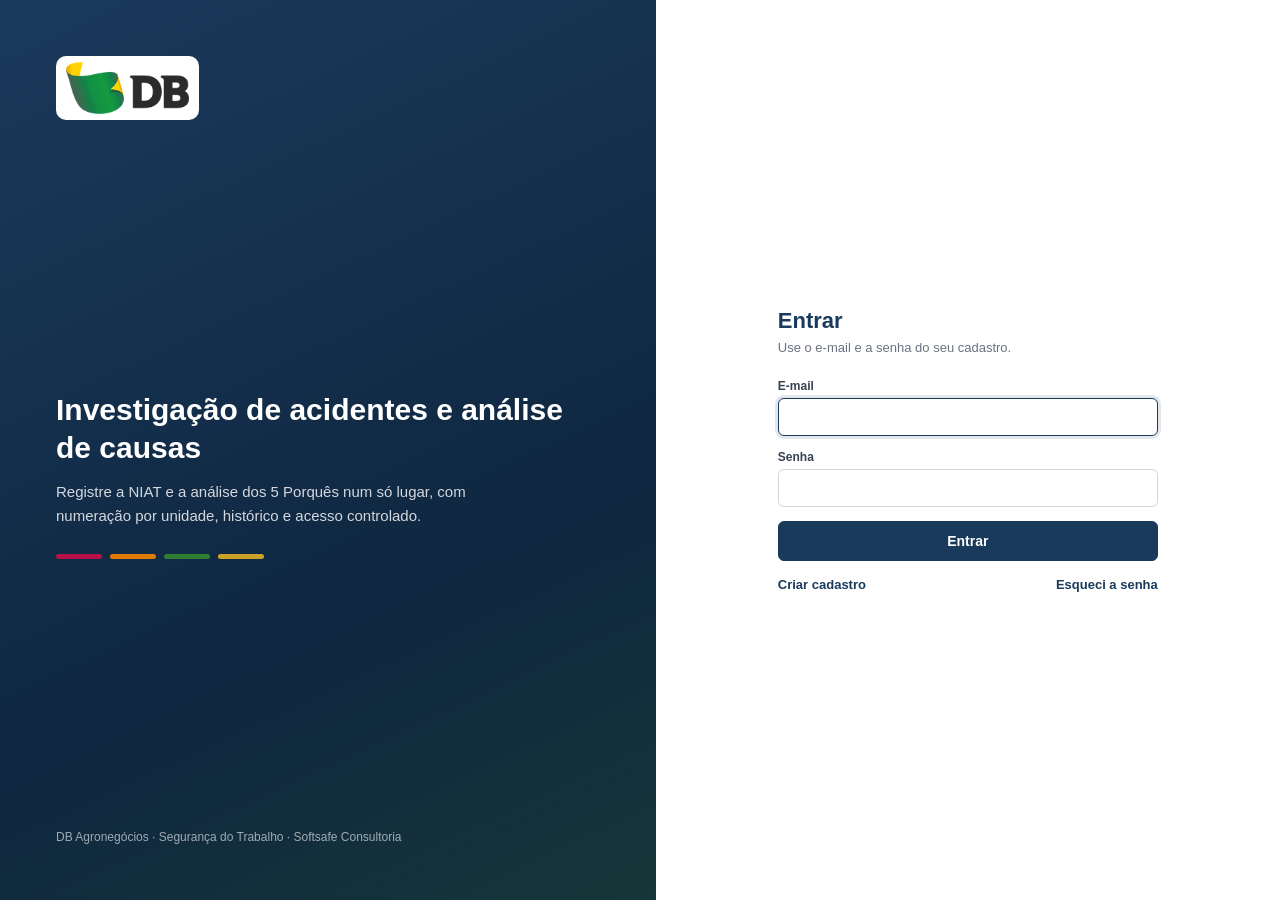
<file: relatorios.html>
<!DOCTYPE html>
<html lang="pt-BR">
<head>
<meta charset="UTF-8">
<meta name="viewport" content="width=device-width, initial-scale=1.0">
<title>Relatórios — Sistema SST</title>
<link rel="icon" href="img/favicon.png">
<link rel="stylesheet" href="css/app.css">
</head>
<body class="sst-app">
<header id="sst-appbar"></header>

<main class="sst-main">
  <div class="sst-titulo">
    <div>
      <h1>Relatórios</h1>
      <p id="sub">Pesquise pelo número, envolvido, unidade ou descrição.</p>
    </div>
    <div style="display:flex;gap:8px;flex-wrap:wrap" class="sst-noprint">
      <a class="btn" href="relatorio-geral.html"><i data-ic="file-text"></i><span>Relatório geral</span></a>
      <button class="btn" id="b-csv" type="button"><i data-ic="file-spreadsheet"></i><span>Exportar planilha</span></button>
      <a class="btn" href="cincoporques.html"><i data-ic="list-tree"></i><span>Novo 5 Porquês</span></a>
      <a class="btn primario" href="niat.html"><i data-ic="file-plus-2"></i><span>Nova NIAT</span></a>
    </div>
  </div>

  <div class="sst-card filtros">
    <input id="f-busca" type="search" placeholder="Pesquisar (ex.: NIAT-FSF-008, Itamar, oficina)">
    <select id="f-tipo"><option value="">Todos os tipos</option><option value="niat">NIAT</option><option value="5pq">5 Porquês</option></select>
    <select id="f-unidade"><option value="">Todas as unidades</option></select>
    <select id="f-ano"><option value="">Todos os anos</option></select>
    <select id="f-classif">
      <option value="">Toda classificação</option><option value="grave">Grave</option>
      <option value="leve">Leve</option><option value="incidente">Incidente / Quase acidente</option>
    </select>
    <select id="f-situacao"><option value="">Todas as etapas</option></select>
    <select id="f-responsavel" hidden><option value="">Todos os responsáveis</option></select>
  </div>

  <div class="sst-card">
    <div class="tabela-wrap">
      <table class="tabela">
        <thead><tr id="cab"></tr></thead>
        <tbody id="corpo"><tr><td colspan="10"><div class="carregando" style="min-height:160px"><div><div class="giro"></div>Carregando…</div></div></td></tr></tbody>
      </table>
    </div>
    <div class="rodape-lista"><span id="contagem"></span><span>Clique na linha para abrir o relatório</span></div>
  </div>
</main>

<script src="js/vendor/supabase.js"></script>
<script src="js/icones.js"></script>
<script src="js/config.js"></script>
<script src="js/app.js"></script>
<script>
const { sb, esc, toast, traduzErro, CLASSIF, TIPOS } = SST;
let perfil, todos = [], ordem = { campo: 'numero_ord', desc: true };
const $ = id => document.getElementById(id);

function normal(t) { return String(t || '').normalize('NFD').replace(/[̀-ͯ]/g, '').toLowerCase(); }

const colunas = () => [
  ['numero_ord', 'Nº'],
  ['tipo', 'Tipo'],
  ['unidade_nome', 'Unidade'],
  ['data_ocorrencia', 'Ocorrência'],
  ['envolvido', 'Envolvido / resumo'],
  ['classificacao', 'Classificação'],
  ['situacao', 'Etapa'],
  ...(perfil.papel === 'admin' ? [['responsavel_nome', 'Responsável']] : []),
  ['atualizado_em', 'Atualizado'],
  [null, '']
];

function filtrar() {
  const busca = normal($('f-busca').value).trim();
  const f = { tipo: $('f-tipo').value, unidade: $('f-unidade').value, ano: $('f-ano').value,
              classificacao: $('f-classif').value, situacao: $('f-situacao').value, responsavel: $('f-responsavel').value };
  const termos = busca.split(/\s+/).filter(Boolean);
  let l = todos.filter(r =>
    (!f.tipo || r.tipo === f.tipo) && (!f.unidade || r.unidade === f.unidade) &&
    (!f.ano || String(r.ano) === f.ano) && (!f.classificacao || r.classificacao === f.classificacao) &&
    (!f.situacao || r.situacao === f.situacao) && (!f.responsavel || r.responsavel === f.responsavel) &&
    termos.every(t => r._texto.includes(t)));
  const { campo, desc } = ordem;
  l.sort((a, b) => {
    const x = a[campo] ?? '', y = b[campo] ?? '';
    return (x < y ? -1 : x > y ? 1 : 0) * (desc ? -1 : 1);
  });
  return l;
}

function desenhar() {
  const l = filtrar();
  $('cab').innerHTML = colunas().map(([k, t]) =>
    `<th ${k ? `data-ord="${k}"` : ''}>${t}${ordem.campo === k ? SST.ic(ordem.desc ? 'chevron-down' : 'chevron-up', 12) : ''}</th>`).join('');
  $('cab').querySelectorAll('th[data-ord]').forEach(th => th.onclick = () => {
    const k = th.dataset.ord;
    ordem = { campo: k, desc: ordem.campo === k ? !ordem.desc : false };
    desenhar();
  });
  $('contagem').textContent = `${l.length} de ${todos.length} relatório(s)`;
  if (!l.length) {
    $('corpo').innerHTML = `<tr><td colspan="10"><div class="vazio"><div class="ic">${SST.ic('search-x', 40)}</div>${todos.length ? 'Nenhum relatório encontrado com esses filtros.' : 'Nenhum relatório cadastrado ainda.'}</div></td></tr>`;
    return;
  }
  const admin = perfil.papel === 'admin';
  $('corpo').innerHTML = l.map(r => `
    <tr data-id="${r.id}" data-tipo="${r.tipo}">
      <td class="num">${esc(r.numero)}${r.niat_numero ? `<span class="sub" title="Relatório pai">${SST.ic('corner-left-up', 11)} pai: ${esc(r.niat_numero)}</span>` : ''}${r._filho ? `<span class="sub" title="Relatório filho">${SST.ic('corner-down-right', 11)} filho: ${esc(r._filho)}</span>` : ''}</td>
      <td><span class="etiqueta ${r.tipo === 'niat' ? 'niat' : 'pq'}">${TIPOS[r.tipo].curto}</span></td>
      <td>${esc(r.unidade_nome)}</td>
      <td>${SST.dataBR(r.data_ocorrencia) || '—'}</td>
      <td style="max-width:300px">${esc(r.envolvido) || '—'}${r.resumo ? `<span class="sub">${esc(r.resumo.slice(0, 90))}${r.resumo.length > 90 ? '…' : ''}</span>` : ''}</td>
      <td>${r.classificacao ? `<span class="etiqueta ${r.classificacao}">${CLASSIF[r.classificacao].curto}</span>` : '—'}</td>
      <td>${SST.etiquetaEtapa(r.situacao)}</td>
      ${admin ? `<td>${esc(r.responsavel_nome || '—')}${r.criado_por !== r.responsavel && r.autor ? `<span class="sub">criado por ${esc(SST.primeiroNome(r.autor))}</span>` : ''}</td>` : ''}
      <td>${SST.dataHoraBR(r.atualizado_em)}</td>
      <td class="acoes">${admin ? `<button class="btn pequeno perigo" data-excluir="${r.id}" title="Excluir" aria-label="Excluir">${SST.ic('trash-2', 14)}</button>` : ''}</td>
    </tr>`).join('');
  $('corpo').querySelectorAll('tr[data-id]').forEach(tr => tr.onclick = e => {
    if (e.target.closest('[data-excluir]')) return;
    location.href = `${TIPOS[tr.dataset.tipo].pagina}?id=${tr.dataset.id}`;
  });
  $('corpo').querySelectorAll('[data-excluir]').forEach(b => b.onclick = () => excluir(b.dataset.excluir));
}

async function excluir(id) {
  const r = todos.find(x => x.id === id);
  if (!confirm(`Excluir definitivamente o relatório ${r.numero}?\n\nO número não será reaproveitado. Esta ação não pode ser desfeita.`)) return;
  try {
    const { data: fotos } = await sb.storage.from('fotos').list(id);
    if (fotos && fotos.length) await sb.storage.from('fotos').remove(fotos.map(f => `${id}/${f.name}`));
    const { error } = await sb.from('relatorios').delete().eq('id', id);
    if (error) throw error;
    todos = todos.filter(x => x.id !== id);
    desenhar();
    toast(`Relatório ${r.numero} excluído.`, 'ok');
  } catch (e) { toast(traduzErro(e), 'erro'); }
}

function exportarCSV() {
  const l = filtrar();
  const cab = ['Número', 'Tipo', 'NIAT pai', '5 Porquês filho', 'Unidade', 'Data da ocorrência', 'Envolvido', 'Classificação', 'Situação', 'Resumo', 'Responsável', 'Criado por', 'Criado em', 'Atualizado em'];
  const q = v => `"${String(v ?? '').replace(/"/g, '""').replace(/\r?\n/g, ' ')}"`;
  const linhas = l.map(r => [r.numero, TIPOS[r.tipo].curto, r.niat_numero, r._filho, r.unidade_nome, SST.dataBR(r.data_ocorrencia),
    r.envolvido, r.classificacao ? CLASSIF[r.classificacao].rotulo : '', (SST.ETAPAS[r.situacao] || {}).rotulo || r.situacao,
    r.resumo, r.responsavel_nome, r.autor, SST.dataHoraBR(r.criado_em), SST.dataHoraBR(r.atualizado_em)].map(q).join(';'));
  const blob = new Blob(['﻿' + [cab.map(q).join(';'), ...linhas].join('\r\n')], { type: 'text/csv;charset=utf-8' });
  const a = document.createElement('a');
  a.href = URL.createObjectURL(blob);
  a.download = `relatorios-sst-${new Date().toISOString().slice(0, 10)}.csv`;
  a.click();
}

(async function () {
  try { perfil = await SST.exigirLogin(); } catch (e) { return; }
  await SST.barra(perfil, 'lista');
  if (perfil.papel === 'admin') $('sub').textContent = 'Você vê os relatórios de todos os usuários.';
  else $('sub').textContent = 'Aqui aparecem os relatórios que você criou.';

  $('f-situacao').insertAdjacentHTML('beforeend', SST.opcoesEtapa('niat', '').replace(' selected', ''));
  $('f-situacao').value = '';
  const uns = await SST.unidades();
  $('f-unidade').innerHTML += uns.map(u => `<option value="${esc(u.sigla)}">${esc(u.nome)}</option>`).join('');

  const { data, error } = await sb.from('lista_relatorios').select('*').order('atualizado_em', { ascending: false }).limit(5000);
  if (error) { toast(traduzErro(error), 'erro'); return; }
  todos = data.map(r => ({
    ...r,
    numero_ord: `${r.ano}-${r.tipo}-${r.unidade}-${String(r.sequencia).padStart(5, '0')}`,
    _texto: normal([r.numero, r.niat_numero, r.envolvido, r.resumo, r.unidade_nome, r.unidade, r.autor, r.responsavel_nome, TIPOS[r.tipo].curto].join(' '))
  }));
  const filhos = {};
  todos.forEach(r => { if (r.niat_id) filhos[r.niat_id] = r.numero; });
  todos.forEach(r => { if (filhos[r.id]) { r._filho = filhos[r.id]; r._texto += ' ' + normal(r._filho); } });
  ordem = { campo: 'atualizado_em', desc: true };

  if (perfil.papel === 'admin') {
    const resp = {}; todos.forEach(r => { if (r.responsavel) resp[r.responsavel] = r.responsavel_nome || '—'; });
    $('f-responsavel').innerHTML += Object.entries(resp).sort((a, b) => a[1].localeCompare(b[1]))
      .map(([id, n]) => `<option value="${id}">${esc(n)}</option>`).join('');
    $('f-responsavel').hidden = false;
    document.querySelector('.filtros').style.gridTemplateColumns = '2fr repeat(6, 1fr)';
  }
  const anos = [...new Set(todos.map(r => r.ano))].sort((a, b) => b - a);
  $('f-ano').innerHTML += anos.map(a => `<option>${a}</option>`).join('');

  // Filtros vindos do link (ex.: ?situacao=rascunho)
  ['tipo', 'unidade', 'ano', 'situacao'].forEach(k => { const v = SST.param(k); if (v) $('f-' + k).value = v; });
  if (SST.param('q')) $('f-busca').value = SST.param('q');

  ['f-busca', 'f-tipo', 'f-unidade', 'f-ano', 'f-classif', 'f-situacao', 'f-responsavel'].forEach(id =>
    $(id).addEventListener(id === 'f-busca' ? 'input' : 'change', desenhar));
  $('b-csv').onclick = exportarCSV;
  desenhar();
  $('f-busca').focus();
})();
</script>
</body>
</html>
</file>
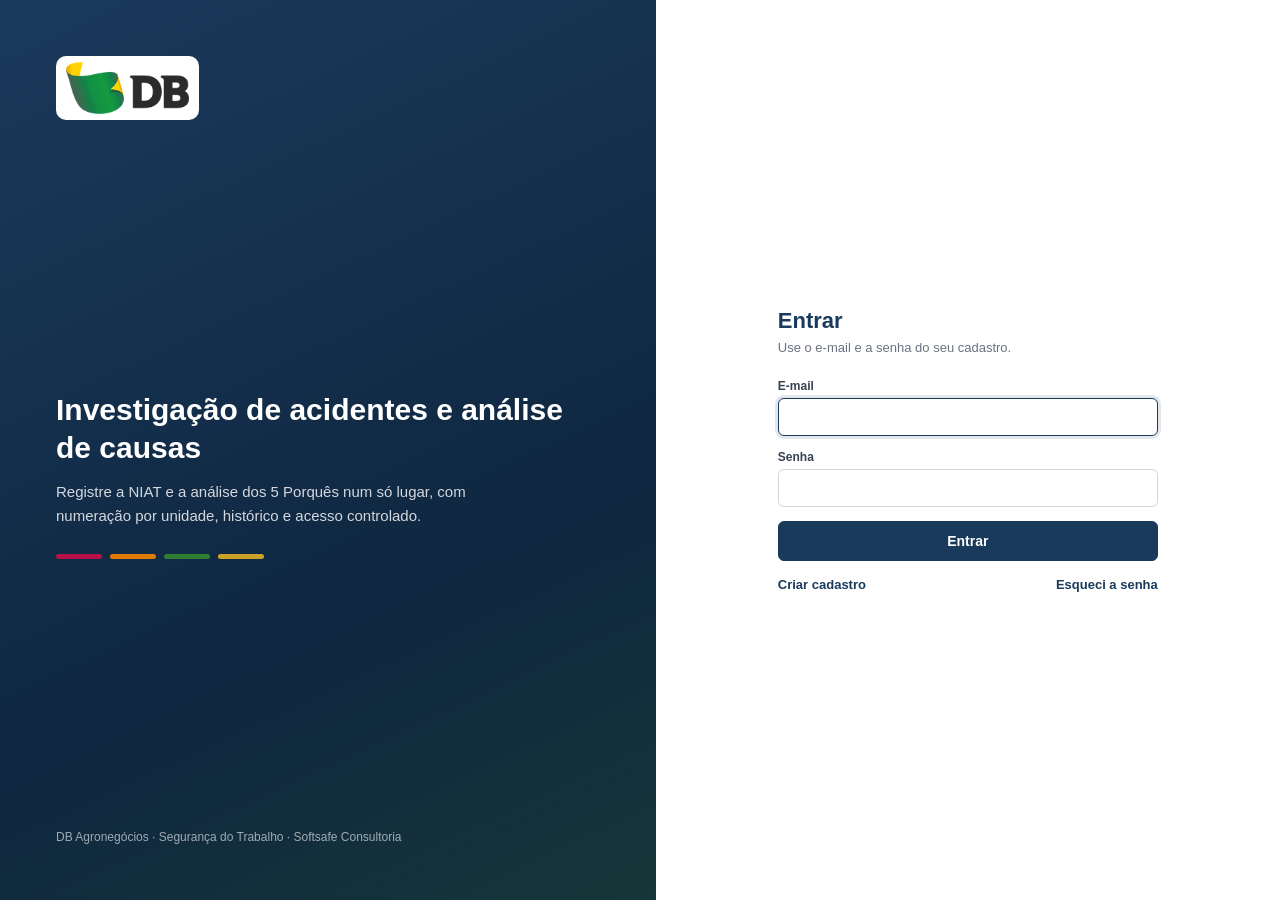
<file: usuarios.html>
<!DOCTYPE html>
<html lang="pt-BR">
<head>
<meta charset="UTF-8">
<meta name="viewport" content="width=device-width, initial-scale=1.0">
<title>Usuários — Sistema SST</title>
<link rel="icon" href="img/favicon.png">
<link rel="stylesheet" href="css/app.css">
</head>
<body class="sst-app">
<header id="sst-appbar"></header>

<main class="sst-main">
  <div class="sst-titulo">
    <div>
      <h1>Usuários</h1>
      <p>Libere cadastros novos, defina quem é Administrador e bloqueie acessos.</p>
    </div>
  </div>

  <div class="alerta info">
    <b>Administrador</b> vê e edita os relatórios de todos e gerencia usuários.
    <b>Usuário padrão</b> vê e edita só os relatórios pelos quais é responsável.
  </div>

  <div class="secao-rotulo" id="rot-pend" hidden>Aguardando aprovação</div>
  <div class="sst-card tabela-wrap" id="pendentes" hidden></div>

  <div class="secao-rotulo">Todos os usuários</div>
  <div class="sst-card tabela-wrap" id="todos"></div>
</main>

<dialog id="dlg-excluir" style="border:none;border-radius:10px;padding:0;max-width:460px;width:92%;box-shadow:var(--sombra-forte)">
  <form method="dialog" style="padding:22px 24px">
    <h2 style="margin:0 0 6px;color:var(--grave);font-size:18px">Excluir usuário</h2>
    <p id="ex-txt" style="margin:0 0 14px;color:#374151;line-height:1.5;font-size:14px"></p>
    <div class="campo" id="ex-resp-campo" hidden>
      <label for="ex-resp">Quem vai assumir os relatórios dele?</label>
      <select id="ex-resp"></select>
    </div>
    <div class="alerta info" style="font-size:12px">O acesso é apagado de vez. Os relatórios continuam no sistema e o nome dele fica no histórico.</div>
    <div class="campo"><label for="ex-conf">Para confirmar, digite <b>EXCLUIR</b></label><input id="ex-conf" autocomplete="off"></div>
    <div style="display:flex;gap:8px;justify-content:flex-end">
      <button class="btn" value="cancelar" type="submit">Cancelar</button>
      <button class="btn" id="ex-ok" type="button" style="background:var(--grave);border-color:var(--grave);color:#fff" disabled><i data-ic="trash-2"></i><span>Excluir</span></button>
    </div>
  </form>
</dialog>

<script src="js/vendor/supabase.js"></script>
<script src="js/icones.js"></script>
<script src="js/config.js"></script>
<script src="js/app.js"></script>
<script>
const { sb, esc, toast, traduzErro } = SST;
let eu, lista = [];
const $ = id => document.getElementById(id);

function linha(u, pend) {
  const proprio = u.id === eu.id;
  const acoes = [];
  if (u.situacao === 'pendente') acoes.push(`<button class="btn pequeno verde" data-a="aprovar">${SST.ic('user-check', 14)}<span>Aprovar</span></button>`, `<button class="btn pequeno perigo" data-a="bloquear">Recusar</button>`, `<button class="btn pequeno perigo" data-a="excluir" title="Excluir cadastro" aria-label="Excluir cadastro">${SST.ic('trash-2', 14)}</button>`);
  else if (!proprio) {
    if (u.situacao === 'ativo') acoes.push(`<button class="btn pequeno perigo" data-a="bloquear">${SST.ic('lock', 14)}<span>Bloquear</span></button>`);
    if (u.situacao === 'bloqueado') acoes.push(`<button class="btn pequeno" data-a="aprovar">${SST.ic('lock-open', 14)}<span>Reativar</span></button>`);
    acoes.push(u.papel === 'admin'
      ? `<button class="btn pequeno" data-a="padrao">${SST.ic('user', 14)}<span>Tornar padrão</span></button>`
      : `<button class="btn pequeno" data-a="admin">${SST.ic('shield-check', 14)}<span>Tornar administrador</span></button>`);
    acoes.push(`<button class="btn pequeno perigo" data-a="excluir" title="Excluir usuário">${SST.ic('trash-2', 14)}<span>Excluir</span></button>`);
  }
  return `<tr data-id="${u.id}" style="cursor:default">
    <td><b>${esc(u.nome || '—')}</b>${proprio ? ' <span class="sub" style="display:inline">(você)</span>' : ''}<span class="sub">${esc(u.email)}</span></td>
    <td><span class="etiqueta ${u.papel}">${u.papel === 'admin' ? 'Administrador' : 'Padrão'}</span></td>
    <td><span class="etiqueta ${u.situacao}">${{ pendente: 'Pendente', ativo: 'Ativo', bloqueado: 'Bloqueado' }[u.situacao]}</span></td>
    <td style="white-space:nowrap">${SST.dataHoraBR(u.criado_em)}</td>
    <td>${pend ? '' : esc(u._qtd ?? 0)}</td>
    <td class="acoes"><div style="display:flex;gap:6px;justify-content:flex-end">${acoes.join('')}</div></td>
  </tr>`;
}

function tabela(itens, pend) {
  return `<table class="tabela"><thead><tr>
    <th>Nome / e-mail</th><th>Papel</th><th>Situação</th><th>Cadastro</th><th>${pend ? '' : 'Relatórios'}</th><th></th>
  </tr></thead><tbody>${itens.map(u => linha(u, pend)).join('')}</tbody></table>`;
}

function desenhar() {
  const pend = lista.filter(u => u.situacao === 'pendente');
  $('rot-pend').hidden = $('pendentes').hidden = !pend.length;
  $('pendentes').innerHTML = pend.length ? tabela(pend, true) : '';
  $('todos').innerHTML = tabela(lista.filter(u => u.situacao !== 'pendente'), false);
  document.querySelectorAll('[data-a]').forEach(b => b.onclick = () => agir(b.closest('tr').dataset.id, b.dataset.a));
}

async function agir(id, acao) {
  const u = lista.find(x => x.id === id);
  if (acao === 'excluir') return abrirExclusao(u);
  const mudanca = { aprovar: { situacao: 'ativo' }, bloquear: { situacao: 'bloqueado' },
                    admin: { papel: 'admin' }, padrao: { papel: 'padrao' } }[acao];
  const textos = {
    bloquear: `Bloquear o acesso de ${u.nome || u.email}? Os relatórios dele continuam guardados.`,
    admin: `Tornar ${u.nome || u.email} Administrador? Ele vai ver e editar os relatórios de todos.`,
    padrao: `Tirar o acesso de Administrador de ${u.nome || u.email}?`
  };
  if (textos[acao] && !confirm(textos[acao])) return;
  const { error } = await sb.from('perfis').update(mudanca).eq('id', id);
  if (error) return toast(traduzErro(error), 'erro');
  Object.assign(u, mudanca);
  toast('Usuário atualizado.', 'ok');
  desenhar();
  SST.barra(eu, 'usuarios');
}

function abrirExclusao(u) {
  const dlg = $('dlg-excluir');
  const qtd = u._qtd || 0;
  $('ex-txt').innerHTML = `Você vai excluir <b>${esc(u.nome || u.email)}</b> (${esc(u.email)}).` +
    (qtd ? ` Ele é responsável por <b>${qtd} relatório(s)</b>.` : ' Ele não é responsável por nenhum relatório.');
  $('ex-resp-campo').hidden = !qtd;
  $('ex-resp').innerHTML = lista.filter(x => x.id !== u.id && x.situacao === 'ativo')
    .map(x => `<option value="${x.id}">${esc(x.nome || x.email)}${x.id === eu.id ? ' (eu)' : ''}</option>`).join('');
  $('ex-resp').value = eu.id;
  $('ex-conf').value = ''; $('ex-ok').disabled = true;
  $('ex-conf').oninput = () => $('ex-ok').disabled = $('ex-conf').value.trim().toUpperCase() !== 'EXCLUIR';
  $('ex-ok').onclick = async () => {
    $('ex-ok').disabled = true; $('ex-ok').textContent = 'Excluindo…';
    const { error } = await sb.rpc('excluir_usuario', { alvo: u.id, novo_responsavel: qtd ? $('ex-resp').value : null });
    $('ex-ok').innerHTML = SST.ic('trash-2') + '<span>Excluir</span>';
    if (error) { $('ex-ok').disabled = false; return toast(traduzErro(error), 'erro', 6000); }
    dlg.close();
    if (qtd) { const novo = lista.find(x => x.id === $('ex-resp').value); if (novo) novo._qtd += qtd; }
    lista = lista.filter(x => x.id !== u.id);
    desenhar(); SST.barra(eu, 'usuarios');
    toast(`${u.nome || u.email} foi excluído.` + (qtd ? ` Relatórios passados para ${$('ex-resp').selectedOptions[0].text}.` : ''), 'ok', 5000);
  };
  dlg.showModal();
  $('ex-conf').focus();
}

(async function () {
  try { eu = await SST.exigirLogin({ admin: true }); } catch (e) { return; }
  await SST.barra(eu, 'usuarios');
  const [{ data, error }, { data: rels }] = await Promise.all([
    sb.from('perfis').select('*').order('criado_em', { ascending: false }),
    sb.from('relatorios').select('responsavel')
  ]);
  if (error) return toast(traduzErro(error), 'erro');
  const qtd = {};
  (rels || []).forEach(r => qtd[r.responsavel] = (qtd[r.responsavel] || 0) + 1);
  lista = data.map(u => ({ ...u, _qtd: qtd[u.id] || 0 }));
  desenhar();
})();
</script>
</body>
</html>
</file>
<file: css/app.css>
/* =====================================================================
   Sistema SST — DB Agronegócios
   Estilos do sistema (login, menus, lista, barra superior).
   Os formulários NIAT e 5 Porquês mantêm o estilo próprio.
   ===================================================================== */
:root {
  --azul: #1a3a5c;
  --azul-escuro: #12293f;
  --azul-claro: #eef3f8;
  --verde: #2E7D32;
  --verde-escuro: #1B4332;
  --dourado: #C9A227;
  --grave: #B71247;
  --leve: #E07B00;
  --incidente: #2e7d32;
  --cinza: #6b7280;
  --borda: #dfe3e8;
  --fundo: #eef0f3;
  --texto: #1a1a1a;
  --raio: 8px;
  --sombra: 0 1px 3px rgba(16,24,40,.08), 0 1px 2px rgba(16,24,40,.04);
  --sombra-forte: 0 12px 32px rgba(16,24,40,.14);
}

.sst-app, .sst-app * { box-sizing: border-box; }
.sst-app {
  margin: 0; min-height: 100vh; background: var(--fundo); color: var(--texto);
  font-family: "Segoe UI", Arial, sans-serif; font-size: 14px;
}

/* ── BARRA SUPERIOR ─────────────────────────────────────────────── */
.sst-appbar {
  position: sticky; top: 0; z-index: 50;
  background: var(--azul); color: #fff;
  display: flex; align-items: center; gap: 18px;
  padding: 0 20px; height: 56px;
  box-shadow: 0 2px 8px rgba(0,0,0,.18);
  font-family: "Segoe UI", Arial, sans-serif;
}
.sst-appbar .marca { display: flex; align-items: center; gap: 10px; color: #fff; text-decoration: none; }
.sst-appbar .marca img { height: 34px; background: #fff; border-radius: 6px; padding: 3px 6px; }
.sst-appbar .marca b { font-size: 14px; letter-spacing: .3px; }
.sst-appbar .marca small { display: block; font-size: 10px; opacity: .7; font-weight: normal; letter-spacing: .5px; text-transform: uppercase; }
.sst-appbar nav { display: flex; gap: 4px; flex: 1; }
.sst-appbar nav a {
  white-space: nowrap;
  color: rgba(255,255,255,.82); text-decoration: none; font-size: 13px;
  padding: 8px 12px; border-radius: 6px; display: inline-flex; align-items: center; gap: 6px;
}
.sst-appbar nav a:hover { background: rgba(255,255,255,.1); color: #fff; }
.sst-appbar nav a.ativo { background: rgba(255,255,255,.16); color: #fff; font-weight: 600; }
.sst-appbar .badge { background: var(--dourado); color: #1a1a1a; border-radius: 10px; font-size: 10px; padding: 1px 6px; font-weight: 700; }
.sst-appbar .usuario { display: flex; align-items: center; gap: 10px; font-size: 12px; }
.sst-appbar .usuario .avatar {
  width: 32px; height: 32px; border-radius: 50%; background: var(--dourado); color: #1a1a1a;
  display: grid; place-items: center; font-weight: 700; font-size: 13px;
}
.sst-appbar .usuario .papel { font-size: 10px; opacity: .7; text-transform: uppercase; letter-spacing: .5px; }
.sst-appbar button.sair {
  background: transparent; border: 1px solid rgba(255,255,255,.35); color: #fff;
  border-radius: 6px; padding: 6px 10px; font-size: 12px; cursor: pointer;
}
.sst-appbar button.sair:hover { background: rgba(255,255,255,.1); }
.sst-appbar .menu-mobile { display: none; background: none; border: none; color: #fff; font-size: 22px; cursor: pointer; }

@media (max-width: 1440px) and (min-width: 821px) {
  .sst-appbar { gap: 12px; }
  .sst-appbar nav a { padding: 8px 8px; font-size: 12.5px; }
  .sst-appbar .marca small, .sst-appbar .usuario .papel { display: none; }
}
@media (max-width: 1200px) and (min-width: 821px) {
  .sst-appbar .usuario .nome-bloco { display: none; }
  .sst-appbar nav a { padding: 7px 6px; font-size: 12px; }
  .sst-appbar .marca span { display: none; }
}
@media (max-width: 820px) {
  .sst-appbar { flex-wrap: wrap; height: auto; padding: 8px 14px; gap: 8px; }
  .sst-appbar .marca small, .sst-appbar .usuario .nome-bloco { display: none; }
  .sst-appbar .marca { flex: 1; }
  .sst-appbar nav { order: 3; flex: 0 0 100%; overflow-x: auto; white-space: nowrap; padding-bottom: 2px; }
  .sst-appbar nav a { flex-shrink: 0; padding: 6px 10px; font-size: 12px; }
}
@media print { .sst-appbar, .sst-noprint, #sst-toasts { display: none !important; } }

/* ── CONTEÚDO ───────────────────────────────────────────────────── */
.sst-main { max-width: 1180px; margin: 0 auto; padding: 28px 20px 60px; }
.sst-titulo { display: flex; align-items: flex-end; justify-content: space-between; gap: 16px; margin-bottom: 20px; flex-wrap: wrap; }
.sst-titulo h1 { margin: 0; font-size: 22px; color: var(--azul); font-weight: 700; }
.sst-titulo p { margin: 4px 0 0; color: var(--cinza); font-size: 13px; }

.sst-card { background: #fff; border: 1px solid var(--borda); border-radius: var(--raio); box-shadow: var(--sombra); }

/* ── BOTÕES E CAMPOS ────────────────────────────────────────────── */
.btn {
  font-family: inherit; font-size: 13px; font-weight: 600;
  border-radius: 6px; padding: 9px 16px; cursor: pointer;
  border: 1px solid var(--borda); background: #fff; color: var(--texto);
  display: inline-flex; align-items: center; gap: 7px; text-decoration: none; line-height: 1.2;
  transition: background .15s, border-color .15s, opacity .15s;
}
.btn:hover { background: #f6f7f9; }
.btn:disabled { opacity: .55; cursor: not-allowed; }
.btn.primario { background: var(--azul); border-color: var(--azul); color: #fff; }
.btn.primario:hover { background: var(--azul-escuro); }
.btn.verde { background: var(--verde); border-color: var(--verde); color: #fff; }
.btn.verde:hover { background: var(--verde-escuro); }
.btn.perigo { color: var(--grave); border-color: #f1c4d1; }
.btn.perigo:hover { background: #fff1f5; }
.btn.pequeno { padding: 5px 10px; font-size: 12px; }
.btn.bloco { width: 100%; justify-content: center; padding: 11px 16px; font-size: 14px; }

.campo { display: flex; flex-direction: column; gap: 5px; margin-bottom: 14px; }
.campo label { font-size: 12px; font-weight: 600; color: #374151; }
.campo input, .campo select, .filtros input, .filtros select {
  font-family: inherit; font-size: 14px; padding: 10px 12px; border-radius: 6px;
  border: 1px solid #cfd5dd; background: #fff; color: var(--texto); outline: none; width: 100%;
}
.campo input:focus, .campo select:focus, .filtros input:focus, .filtros select:focus {
  border-color: var(--azul); box-shadow: 0 0 0 3px rgba(26,58,92,.12);
}

.alerta { border-radius: 6px; padding: 10px 12px; font-size: 13px; margin-bottom: 14px; line-height: 1.45; }
.alerta.erro { background: #fff1f3; color: #8a1238; border: 1px solid #f6c9d5; }
.alerta.ok { background: #effaf1; color: #1b5e20; border: 1px solid #c8e6c9; }
.alerta.info { background: var(--azul-claro); color: var(--azul); border: 1px solid #cfdcea; }

/* ── LOGIN ──────────────────────────────────────────────────────── */
.login-tela { min-height: 100vh; display: grid; grid-template-columns: 1.05fr 1fr; }
.login-lado {
  background: linear-gradient(155deg, var(--azul) 0%, #0f2740 65%, var(--verde-escuro) 130%);
  color: #fff; padding: 56px; display: flex; flex-direction: column; justify-content: space-between;
}
.login-lado img { height: 64px; background: #fff; border-radius: 10px; padding: 6px 10px; align-self: flex-start; }
.login-lado h2 { font-size: 30px; line-height: 1.25; margin: 0 0 14px; font-weight: 700; }
.login-lado p { font-size: 15px; opacity: .82; line-height: 1.6; max-width: 440px; margin: 0; }
.login-lado .faixa { display: flex; gap: 8px; margin-top: 26px; }
.login-lado .faixa span { height: 5px; width: 46px; border-radius: 3px; }
.login-lado .rodape { font-size: 12px; opacity: .6; }
.login-form-lado { display: grid; place-items: center; padding: 40px 24px; background: #fff; }
.login-box { width: 100%; max-width: 380px; }
.login-box h1 { font-size: 22px; color: var(--azul); margin: 0 0 6px; }
.login-box .sub { color: var(--cinza); margin: 0 0 24px; font-size: 13px; }
.login-box .links { display: flex; justify-content: space-between; margin-top: 16px; font-size: 13px; }
.login-box .links a { color: var(--azul); text-decoration: none; font-weight: 600; cursor: pointer; }
.login-box .links a:hover { text-decoration: underline; }
.espera { text-align: center; }
.espera .icone { font-size: 46px; margin-bottom: 10px; }

@media (max-width: 860px) {
  .login-tela { grid-template-columns: 1fr; }
  .login-lado { padding: 28px 24px; gap: 22px; }
  .login-lado h2 { font-size: 22px; }
  .login-lado .rodape { display: none; }
}

/* ── MENU INICIAL ───────────────────────────────────────────────── */
.saudacao { margin-bottom: 22px; }
.saudacao h1 { margin: 0; color: var(--azul); font-size: 24px; }
.saudacao p { margin: 4px 0 0; color: var(--cinza); }
.secao-rotulo { font-size: 11px; font-weight: 700; text-transform: uppercase; letter-spacing: 1px; color: var(--cinza); margin: 26px 0 10px; }

.opcoes { display: grid; grid-template-columns: repeat(2, 1fr); gap: 18px; }
.opcao {
  position: relative; display: flex; gap: 18px; align-items: flex-start;
  padding: 24px; text-decoration: none; color: inherit; overflow: hidden;
  border-top: 4px solid var(--azul); transition: transform .15s, box-shadow .15s;
}
.opcao:hover { transform: translateY(-2px); box-shadow: var(--sombra-forte); }
.opcao > div.ic { width: 54px; height: 54px; border-radius: 12px; display: grid; place-items: center; font-size: 26px; flex-shrink: 0; background: var(--azul-claro); }
.opcao h3 { margin: 0 0 4px; font-size: 17px; color: var(--azul); }
.opcao .cod { font-size: 11px; color: var(--cinza); letter-spacing: .5px; text-transform: uppercase; }
.opcao p { margin: 8px 0 0; color: #4b5563; font-size: 13px; line-height: 1.5; }
.opcao { padding-bottom: 44px; }
.opcao .seta { position: absolute; right: 20px; bottom: 16px; color: var(--azul); font-weight: 700; font-size: 13px; }
.opcao.niat { border-top-color: var(--grave); }
.opcao.niat > div.ic { background: #fde8ee; }
.opcao.pq { border-top-color: var(--dourado); }
.opcao.pq > div.ic { background: #fbf3dc; }

.atalhos { display: grid; grid-template-columns: repeat(3, 1fr); gap: 14px; }
.atalho { display: flex; align-items: center; gap: 14px; padding: 16px 18px; text-decoration: none; color: inherit; transition: box-shadow .15s; }
.atalho:hover { box-shadow: var(--sombra-forte); }

.atalho b { display: block; color: var(--azul); font-size: 14px; }
.atalho span { font-size: 12px; color: var(--cinza); }

.numeros { display: grid; grid-template-columns: repeat(4, 1fr); gap: 14px; }
.numero-card { padding: 16px 18px; }
.numero-card .v { font-size: 26px; font-weight: 700; color: var(--azul); }
.numero-card .r { font-size: 12px; color: var(--cinza); }

@media (max-width: 760px) {
  .opcoes, .atalhos { grid-template-columns: 1fr; }
  .numeros { grid-template-columns: repeat(2, 1fr); }
}

/* ── LISTA ──────────────────────────────────────────────────────── */
.filtros { display: grid; grid-template-columns: 2.2fr repeat(5, 1fr); gap: 10px; padding: 14px; margin-bottom: 14px; }
.filtros input, .filtros select { font-size: 13px; padding: 8px 10px; }
@media (max-width: 980px) { .filtros { grid-template-columns: 1fr 1fr; } }

.tabela-wrap { overflow-x: auto; }
table.tabela { width: 100%; border-collapse: collapse; font-size: 13px; }
table.tabela th {
  text-align: left; font-size: 11px; text-transform: uppercase; letter-spacing: .5px;
  color: var(--cinza); background: #f8f9fb; padding: 10px 12px; border-bottom: 1px solid var(--borda);
  white-space: nowrap; cursor: pointer; user-select: none;
}
table.tabela th[data-ord]:hover { color: var(--azul); }
table.tabela td { padding: 11px 12px; border-bottom: 1px solid #eef0f3; vertical-align: middle; }
table.tabela tbody tr { cursor: pointer; }
table.tabela tbody tr:hover td { background: #f7fafd; }
table.tabela .num { font-family: Consolas, "Courier New", monospace; font-weight: 700; color: var(--azul); white-space: nowrap; }
table.tabela .sub { display: block; font-size: 11px; color: var(--cinza); }
table.tabela .acoes { white-space: nowrap; text-align: right; }

.etiqueta { display: inline-block; font-size: 11px; font-weight: 700; padding: 3px 8px; border-radius: 10px; white-space: nowrap; }
.etiqueta.grave { background: #fde8ee; color: var(--grave); }
.etiqueta.leve { background: #fff0dc; color: #a35a00; }
.etiqueta.incidente { background: #e6f4e7; color: var(--verde); }
.etiqueta.niat { background: var(--azul-claro); color: var(--azul); }
.etiqueta.pq { background: #fbf3dc; color: #7a5c00; }
.etiqueta.rascunho { background: #f1f2f4; color: #4b5563; }
.etiqueta.concluido { background: #e6f4e7; color: var(--verde); }
.etiqueta.pendente { background: #fff6dc; color: #8a6510; }
.etiqueta.ativo { background: #e6f4e7; color: var(--verde); }
.etiqueta.bloqueado { background: #fde8ee; color: var(--grave); }
.etiqueta.admin { background: var(--azul); color: #fff; }
.etiqueta.padrao { background: #f1f2f4; color: #4b5563; }

.vazio { text-align: center; padding: 48px 20px; color: var(--cinza); }

.rodape-lista { display: flex; justify-content: space-between; align-items: center; padding: 12px 14px; font-size: 12px; color: var(--cinza); border-top: 1px solid var(--borda); }

/* ── AVISOS (toast) ─────────────────────────────────────────────── */
#sst-toasts { position: fixed; right: 20px; bottom: 20px; z-index: 999; display: flex; flex-direction: column; gap: 8px; }
.toast {
  min-width: 240px; max-width: 380px; padding: 12px 16px; border-radius: 8px;
  background: #1f2937; color: #fff; font-size: 13px; box-shadow: var(--sombra-forte);
  animation: entra .2s ease-out; font-family: "Segoe UI", Arial, sans-serif; line-height: 1.4;
}
.toast.ok { background: var(--verde); }
.toast.erro { background: var(--grave); }
@keyframes entra { from { transform: translateY(8px); opacity: 0; } to { transform: none; opacity: 1; } }

/* ── CARREGANDO ─────────────────────────────────────────────────── */
.carregando { display: grid; place-items: center; min-height: 60vh; color: var(--cinza); }
.giro { width: 34px; height: 34px; border: 3px solid #d6dde6; border-top-color: var(--azul); border-radius: 50%; animation: gira .8s linear infinite; margin: 0 auto 10px; }
@keyframes gira { to { transform: rotate(360deg); } }

/* ── BARRA DOS FORMULÁRIOS (salvar, status, nº) ─────────────────── */
.form-status {
  max-width: var(--largura-form, 860px); margin: 0 auto 12px;
  display: flex; align-items: center; gap: 10px; flex-wrap: wrap;
  background: #fff; border: 1px solid var(--borda); border-radius: 8px; padding: 10px 14px;
  font-family: "Segoe UI", Arial, sans-serif; box-shadow: var(--sombra);
}
.form-status .numero-doc { font-family: Consolas, "Courier New", monospace; font-weight: 700; font-size: 15px; color: var(--azul); }
.form-status .numero-doc.novo { color: var(--cinza); font-family: inherit; font-weight: 600; font-size: 13px; }
.form-status .meta { font-size: 12px; color: var(--cinza); flex: 1; }
.form-status select { font-family: inherit; font-size: 13px; padding: 7px 10px; border-radius: 6px; border: 1px solid #cfd5dd; }
.form-status .sujo { color: var(--leve); font-weight: 600; }
@media print { .form-status { display: none !important; } }

[contenteditable] { white-space: pre-wrap; }

[hidden] { display: none !important; }

/* ── ÍCONES ─────────────────────────────────────────────────────── */
svg.ic { width: 1.15em; height: 1.15em; flex-shrink: 0; vertical-align: -0.2em; stroke-width: 2; }
.btn { white-space: nowrap; }
.btn svg.ic { width: 16px; height: 16px; vertical-align: 0; }
.btn.pequeno svg.ic { width: 14px; height: 14px; }
.btn > span { line-height: 1.2; }
.sst-appbar nav a svg.ic { width: 16px; height: 16px; opacity: .9; }
.sst-appbar button.sair { display: inline-flex; align-items: center; gap: 6px; white-space: nowrap; }
.sst-appbar button.sair svg.ic { width: 14px; height: 14px; }
.sst-appbar .badge { margin-left: 2px; }
.opcao > div.ic { color: var(--azul); }
.opcao > div.ic svg.ic { width: 26px; height: 26px; }
.opcao.niat > div.ic { color: var(--grave); }
.opcao.pq > div.ic { color: #8a6510; }
.opcao .seta svg.ic { width: 14px; height: 14px; }
.opcao .seta { display: inline-flex; align-items: center; gap: 4px; }
.atalho > span.ic svg.ic { width: 20px; height: 20px; }
.atalho > span.ic { color: var(--azul); display: inline-flex; width: 40px; height: 40px; border-radius: 10px; background: var(--azul-claro); align-items: center; justify-content: center; flex-shrink: 0; }
.vazio > div.ic { color: #9aa5b1; display: flex; justify-content: center; margin-bottom: 8px; }
.vazio > div.ic svg.ic { width: 40px; height: 40px; }
.espera .icone { color: var(--azul); display: flex; justify-content: center; }
.espera .icone svg.ic { width: 44px; height: 44px; }
.login-box .links a { display: inline-flex; align-items: center; gap: 4px; }
table.tabela th svg.ic { vertical-align: -2px; margin-left: 3px; }
table.tabela .sub svg.ic { vertical-align: -2px; }
.sst-titulo > div:last-child { align-items: center; }

/* ── ETAPAS DO RELATÓRIO ────────────────────────────────────────── */
.etapa { display: inline-block; font-size: 11px; font-weight: 700; padding: 3px 8px; border-radius: 10px; white-space: nowrap; }
.etapa.investigacao { background: #efeafd; color: #4a3aa7; }
.etapa.aguardando { background: #fff3d6; color: #8a6510; }
.etapa.acoes { background: #e4effb; color: #1d5fae; }
.etapa.concluido { background: #e6f4e7; color: #2e7d32; }
.etapa.cancelado { background: #f1f2f4; color: #6b7280; text-decoration: line-through; }
.etapa-desde { display: block; font-size: 10.5px; color: #6b7280; margin-top: 3px; white-space: nowrap; }
.etapa-desde.longo { color: #b45309; font-weight: 600; }
</file>
